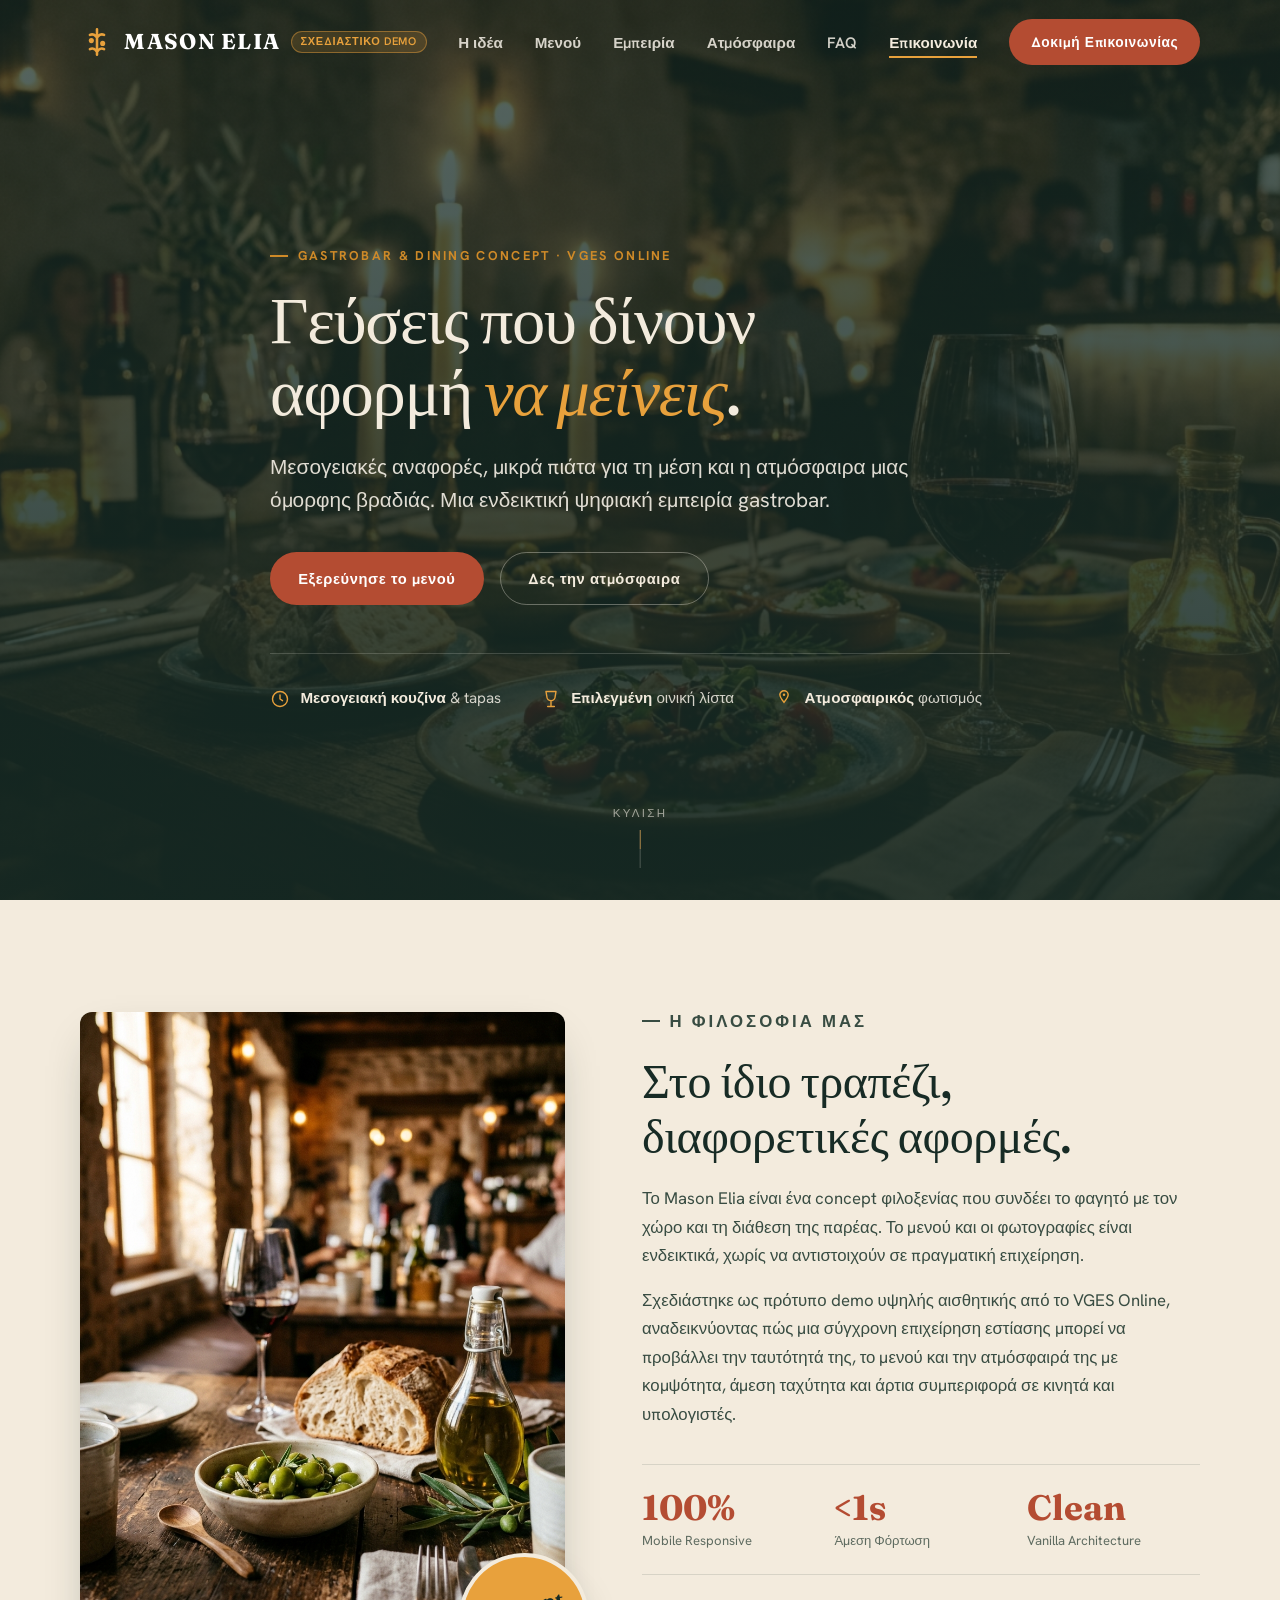
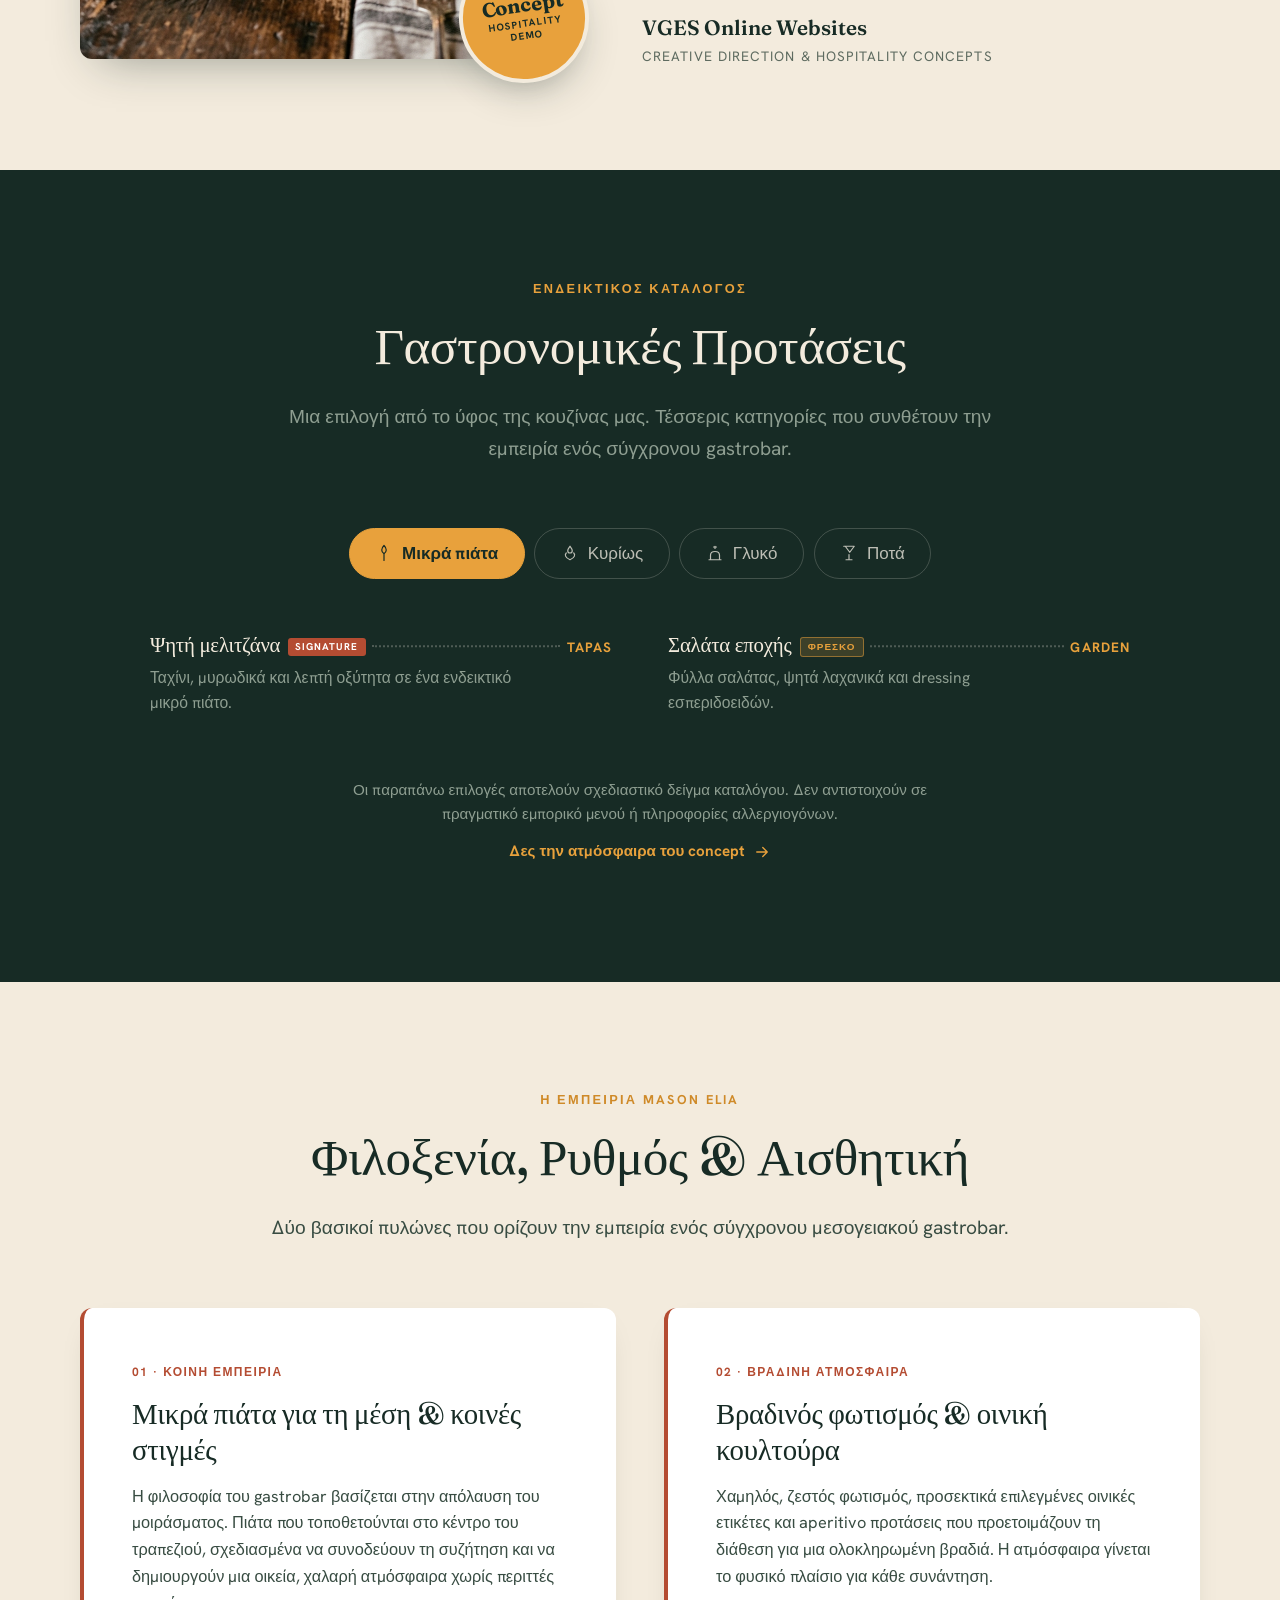
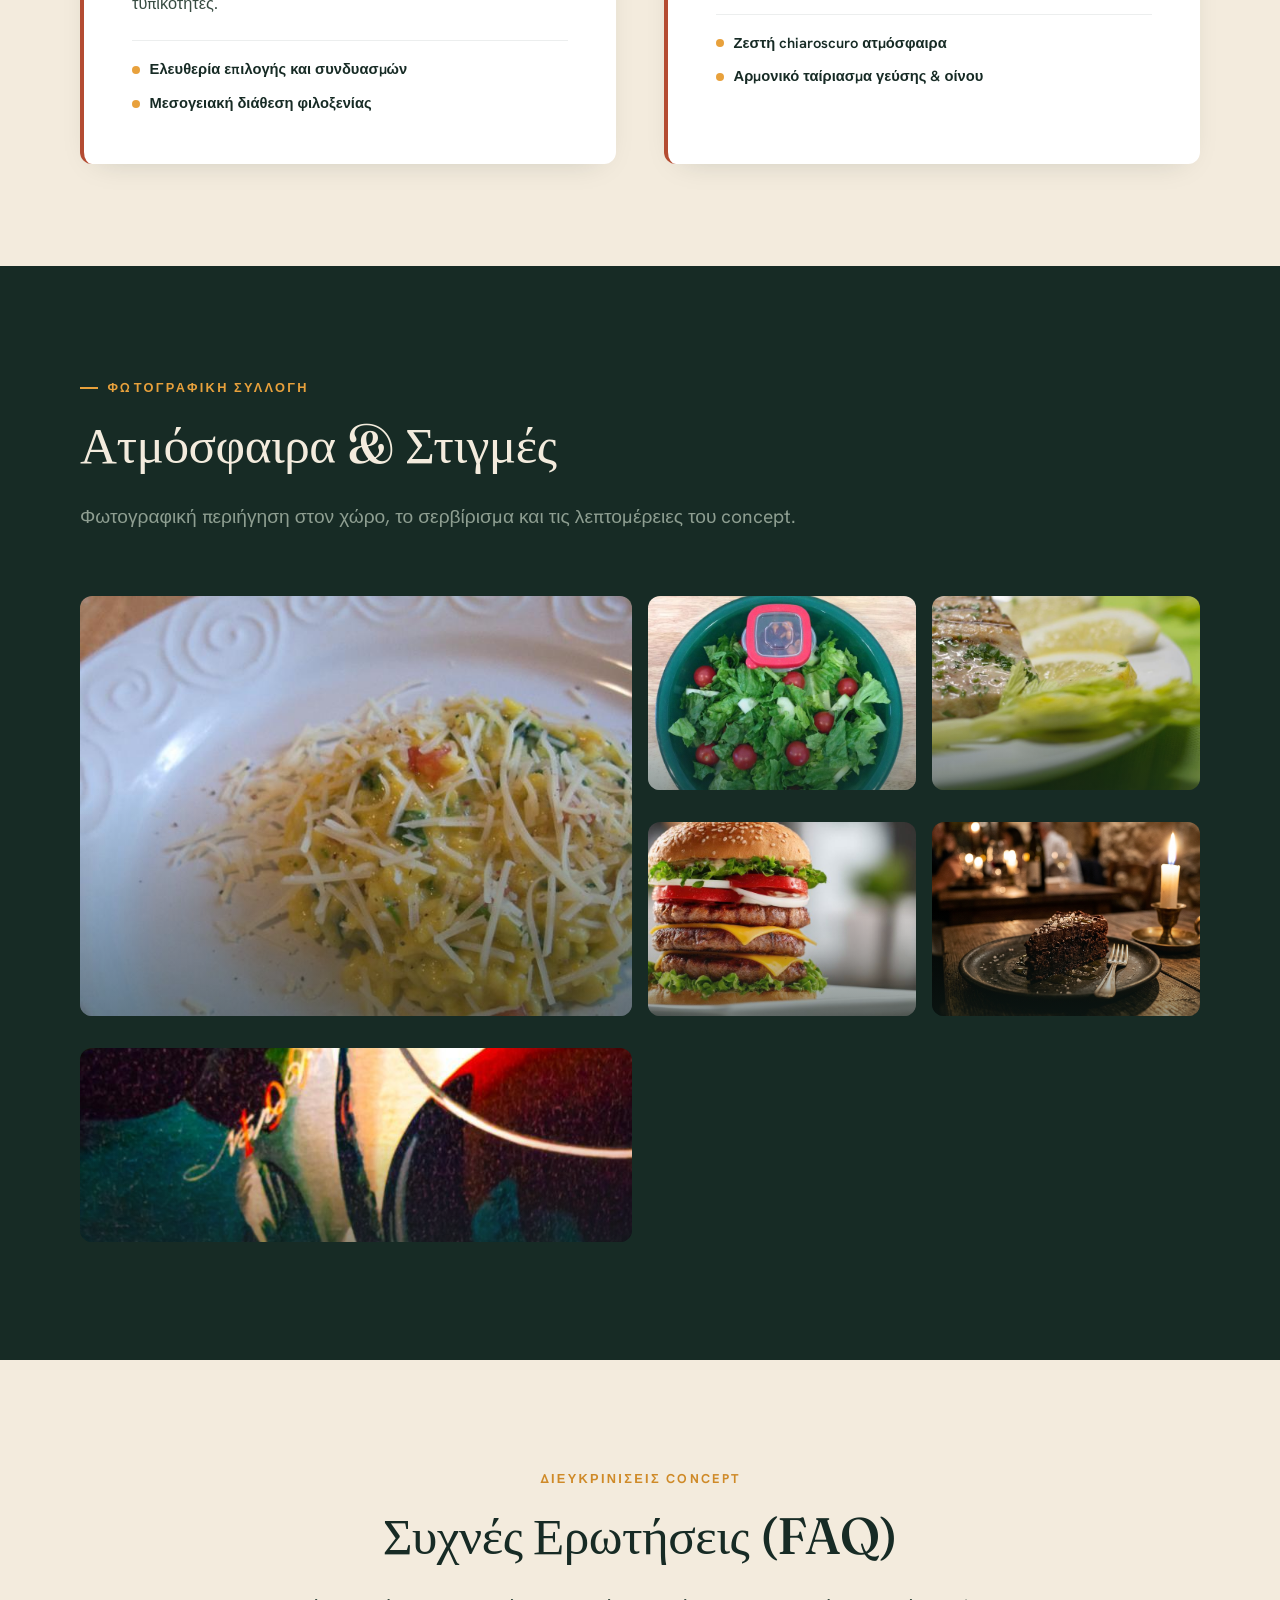
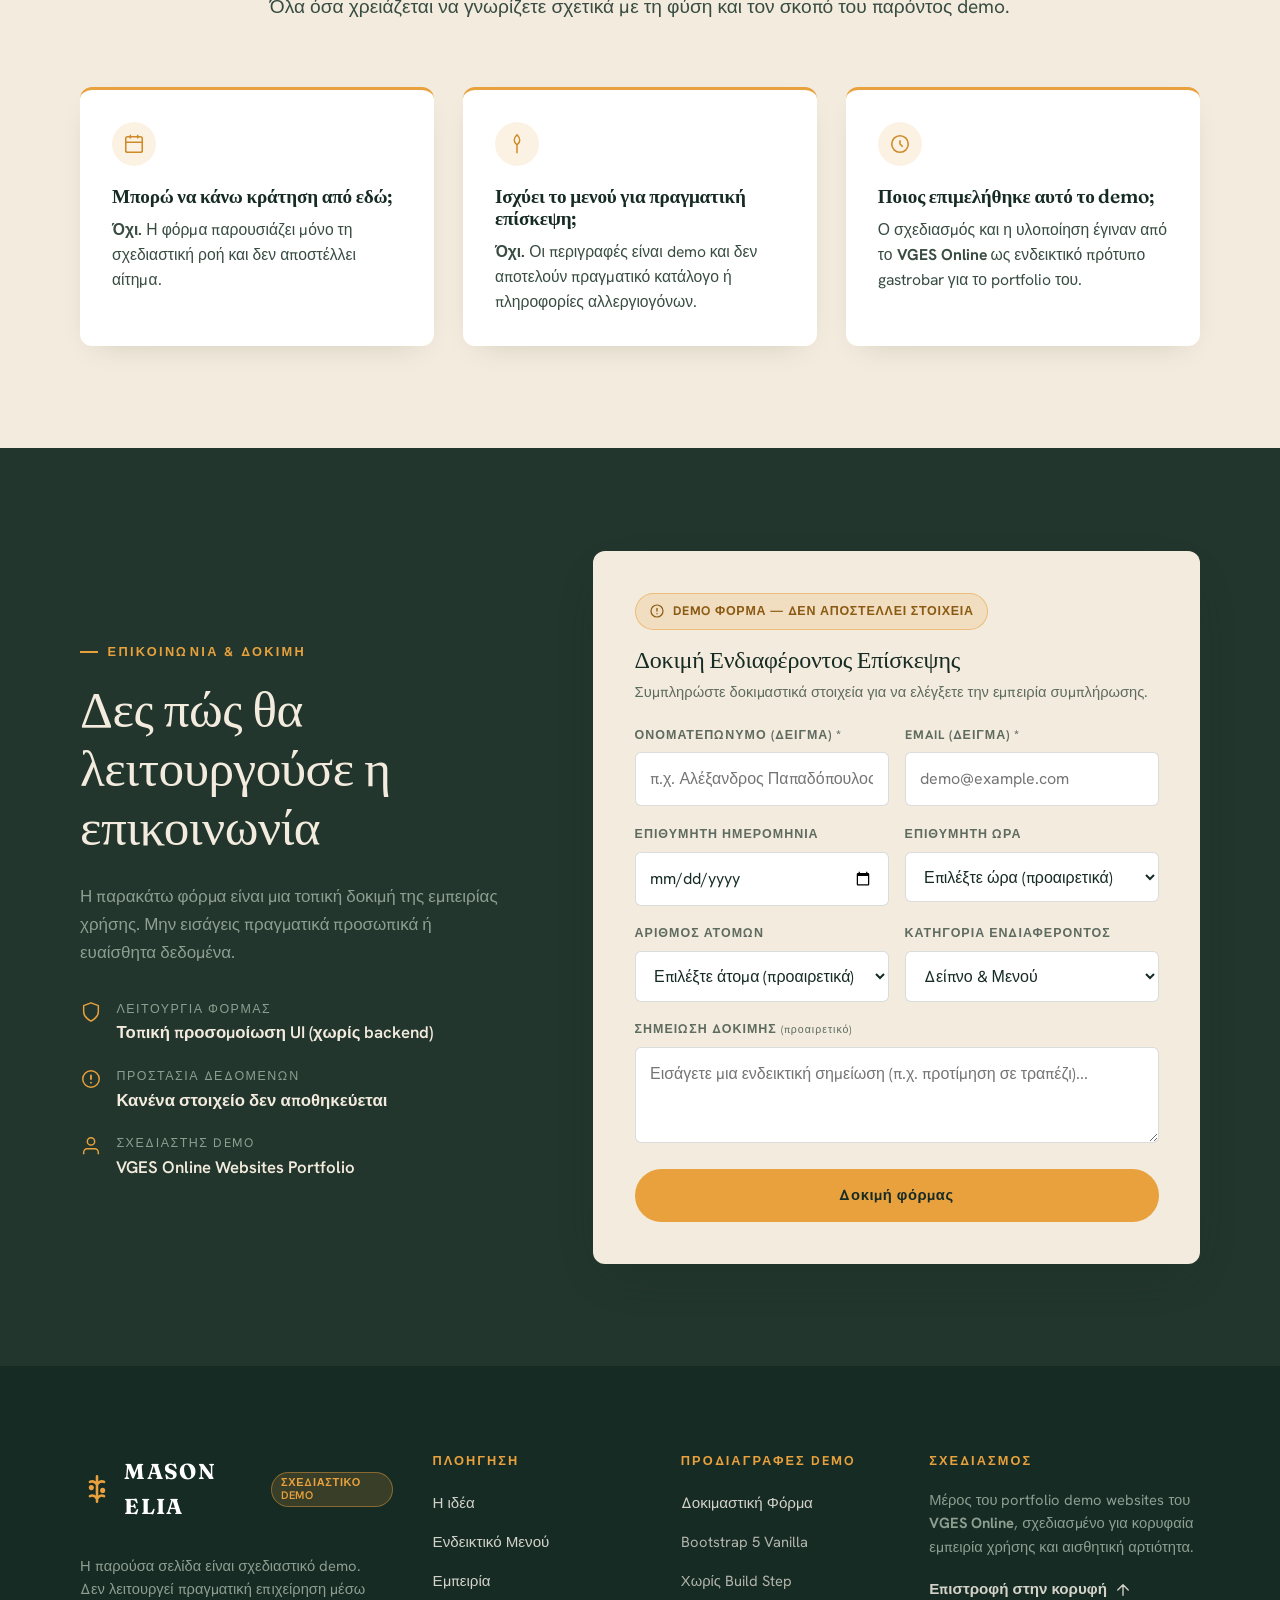
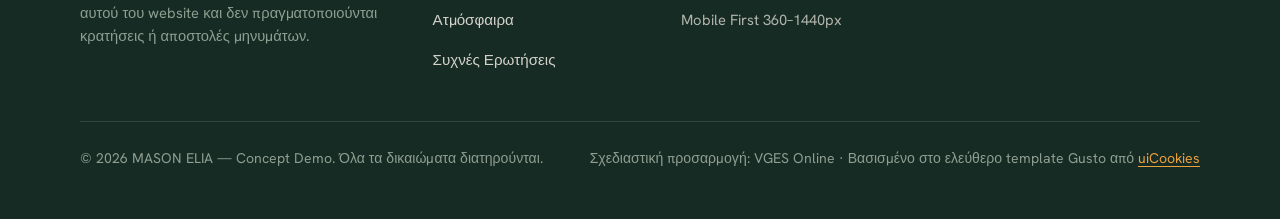
<file: 02-Mason-Elia/site/index.html>
<!DOCTYPE html>
<html lang="el">
<head>
  <meta charset="UTF-8">
  <meta name="viewport" content="width=device-width, initial-scale=1.0">
  <title>MASON ELIA — Σχεδιαστικό demo | VGES Online</title>
  <meta name="description" content="Μεσογειακές αναφορές, μικρά πιάτα για τη μέση και η ατμόσφαιρα μιας όμορφης βραδιάς. Μια ενδεικτική ψηφιακή εμπειρία gastrobar.">
  <meta name="robots" content="noindex, follow">

  <!-- Open Graph -->
  <meta property="og:title" content="MASON ELIA — Σχεδιαστικό demo | VGES Online">
  <meta property="og:description" content="Μεσογειακές αναφορές, μικρά πιάτα για τη μέση και η ατμόσφαιρα μιας όμορφης βραδιάς. Μια ενδεικτική ψηφιακή εμπειρία gastrobar.">
  <meta property="og:type" content="website">

  <!-- Twitter Card -->
  <meta name="twitter:card" content="summary_large_image">
  <meta name="twitter:title" content="MASON ELIA — Σχεδιαστικό demo | VGES Online">
  <meta name="twitter:description" content="Μεσογειακές αναφορές, μικρά πιάτα για τη μέση και η ατμόσφαιρα μιας όμορφης βραδιάς.">

  <!-- Favicon -->
  <link rel="icon" href="favicon.svg" type="image/svg+xml">

  <!-- Google Fonts Fallback & Local CSS -->
  <link rel="preconnect" href="https://fonts.googleapis.com">
  <link rel="preconnect" href="https://fonts.gstatic.com" crossorigin>
  <link href="https://fonts.googleapis.com/css2?family=Fraunces:ital,opsz,wght@0,9..144,400;0,9..144,600;1,9..144,400;1,9..144,600&family=Hanken+Grotesk:wght@400;500;600;700&display=swap" rel="stylesheet">

  <link rel="stylesheet" href="css/vendor/bootstrap.min.css">
  <link rel="stylesheet" href="css/style.css">
</head>
<body>
  <a class="skip-link" href="#main">Μετάβαση στο περιεχόμενο</a>

  <!-- ============================================ HEADER -->
  <header class="site-header" id="siteHeader">
    <div class="container-x header-inner">
      <a href="#top" class="brand" aria-label="MASON ELIA — Αρχική σελίδα">
        <svg class="brand-mark" viewBox="0 0 24 24" fill="none" aria-hidden="true">
          <path d="M12 3v18M7 7c2-1 4 0 5 2 1-2 3-3 5-2M7 17c2-1 4 0 5 2 1-2 3-3 5-2" stroke="currentColor" stroke-width="1.8" stroke-linecap="round"/>
          <circle cx="8" cy="11" r="1.8" fill="currentColor"/>
          <circle cx="16" cy="13" r="1.8" fill="currentColor"/>
        </svg>
        <span class="brand-text">MASON ELIA</span>
        <span class="demo-badge">Σχεδιαστικό demo</span>
      </a>

      <nav class="primary-nav" id="primaryNav" aria-label="Κύρια πλοήγηση">
        <ul>
          <li><a href="#about">Η ιδέα</a></li>
          <li><a href="#menu">Μενού</a></li>
          <li><a href="#signature">Εμπειρία</a></li>
          <li><a href="#gallery">Ατμόσφαιρα</a></li>
          <li><a href="#faq">FAQ</a></li>
          <li><a href="#contact">Επικοινωνία</a></li>
        </ul>
      </nav>

      <div class="header-cta">
        <a href="#contact" class="btn-x btn-primary-x">Δοκιμή Επικοινωνίας</a>
        <button class="nav-toggle" id="navToggle" aria-label="Άνοιγμα μενού" aria-expanded="false" aria-controls="primaryNav">
          <svg class="icon-open" viewBox="0 0 24 24" fill="none" aria-hidden="true"><path d="M3 6h18M3 12h18M3 18h18" stroke="currentColor" stroke-width="2" stroke-linecap="round"/></svg>
          <svg class="icon-close" viewBox="0 0 24 24" fill="none" aria-hidden="true"><path d="M6 6l12 12M18 6L6 18" stroke="currentColor" stroke-width="2" stroke-linecap="round"/></svg>
        </button>
      </div>
    </div>
  </header>
  <div class="nav-backdrop" id="navBackdrop" hidden></div>

  <main id="main">
    <span id="top"></span>

    <!-- ============================================ HERO -->
    <section class="hero" aria-label="Εισαγωγή Gastrobar">
      <div class="hero__bg">
        <img src="img/hero.jpg" alt="Ατμοσφαιρικό τραπέζι gastrobar στο Mason Elia με ποτήρια κρασιού, μεσογειακά tapas και ζεστό φωτισμό κεριών" fetchpriority="high">
      </div>
      <div class="container-x hero__inner">
        <p class="eyebrow hero__eyebrow reveal">Gastrobar &amp; Dining Concept · VGES Online</p>
        <h1 class="reveal" data-delay="1">Γεύσεις που δίνουν<br>αφορμή <em>να μείνεις</em>.</h1>
        <p class="hero__sub reveal" data-delay="2">Μεσογειακές αναφορές, μικρά πιάτα για τη μέση και η ατμόσφαιρα μιας όμορφης βραδιάς. Μια ενδεικτική ψηφιακή εμπειρία gastrobar.</p>
        <div class="hero__actions reveal" data-delay="2">
          <a href="#menu" class="btn-x btn-primary-x">Εξερεύνησε το μενού</a>
          <a href="#gallery" class="btn-x btn-outline-x on-dark">Δες την ατμόσφαιρα</a>
        </div>
        <div class="hero__facts reveal" data-delay="3">
          <span class="hero__fact">
            <svg viewBox="0 0 24 24" fill="none" aria-hidden="true"><circle cx="12" cy="12" r="9" stroke="currentColor" stroke-width="1.7"/><path d="M12 7v5l3 2" stroke="currentColor" stroke-width="1.7" stroke-linecap="round" stroke-linejoin="round"/></svg>
            <span><strong>Μεσογειακή κουζίνα</strong> &amp; tapas</span>
          </span>
          <span class="hero__fact">
            <svg viewBox="0 0 24 24" fill="none" aria-hidden="true"><path d="M8 21h8M12 15v6M6 3h12l-1 6a5 5 0 0 1-10 0L6 3z" stroke="currentColor" stroke-width="1.7" stroke-linecap="round" stroke-linejoin="round"/></svg>
            <span><strong>Επιλεγμένη</strong> οινική λίστα</span>
          </span>
          <span class="hero__fact">
            <svg viewBox="0 0 24 24" fill="none" aria-hidden="true"><path d="M12 2a5 5 0 0 1 5 5c0 3-5 9-5 9s-5-6-5-9a5 5 0 0 1 5-5z" stroke="currentColor" stroke-width="1.7"/><circle cx="12" cy="7" r="1.5" fill="currentColor"/></svg>
            <span><strong>Ατμοσφαιρικός</strong> φωτισμός</span>
          </span>
        </div>
      </div>
      <div class="scroll-cue" aria-hidden="true">
        <span>Κύλιση</span>
        <span class="cue-line"></span>
      </div>
    </section>

    <!-- ============================================ ABOUT -->
    <section class="section" id="about" aria-labelledby="about-title">
      <div class="container-x about-grid">
        <div class="about-media reveal">
          <img src="img/about.jpg" alt="Μεσογειακό τραπέζι στο Mason Elia με ζυμωτό ψωμί, ελιές, ελαιόλαδο και κρασί" loading="lazy">
          <div class="stamp" aria-hidden="true">
            <span class="stamp-num">Concept</span>
            <span class="stamp-label">Hospitality Demo</span>
          </div>
        </div>
        <div class="about-body reveal" data-delay="1">
          <p class="eyebrow">Η Φιλοσοφία Μας</p>
          <h2 id="about-title">Στο ίδιο τραπέζι, διαφορετικές αφορμές.</h2>
          <p>Το Mason Elia είναι ένα concept φιλοξενίας που συνδέει το φαγητό με τον χώρο και τη διάθεση της παρέας. Το μενού και οι φωτογραφίες είναι ενδεικτικά, χωρίς να αντιστοιχούν σε πραγματική επιχείρηση.</p>
          <p>Σχεδιάστηκε ως πρότυπο demo υψηλής αισθητικής από το VGES Online, αναδεικνύοντας πώς μια σύγχρονη επιχείρηση εστίασης μπορεί να προβάλλει την ταυτότητά της, το μενού και την ατμόσφαιρά της με κομψότητα, άμεση ταχύτητα και άρτια συμπεριφορά σε κινητά και υπολογιστές.</p>

          <div class="about-stats">
            <div>
              <div class="num">100%</div>
              <div class="lbl">Mobile Responsive</div>
            </div>
            <div>
              <div class="num">&lt;1s</div>
              <div class="lbl">Άμεση Φόρτωση</div>
            </div>
            <div>
              <div class="num">Clean</div>
              <div class="lbl">Vanilla Architecture</div>
            </div>
          </div>

          <div class="signature">
            <div>
              <div class="sig-name">VGES Online Websites</div>
              <div class="sig-role">Creative Direction &amp; Hospitality Concepts</div>
            </div>
          </div>
        </div>
      </div>
    </section>

    <!-- ============================================ MENU -->
    <section class="section section--dark on-dark" id="menu" aria-labelledby="menu-title">
      <div class="container-x">
        <div class="section-head is-centered reveal">
          <p class="eyebrow is-centered on-dark">Ενδεικτικός Κατάλογος</p>
          <h2 class="section-title" id="menu-title">Γαστρονομικές Προτάσεις</h2>
          <p class="section-lead">Μια επιλογή από το ύφος της κουζίνας μας. Τέσσερις κατηγορίες που συνθέτουν την εμπειρία ενός σύγχρονου gastrobar.</p>
        </div>

        <ul class="nav menu-tabs reveal" data-delay="1" id="menuTabs" role="tablist">
          <li role="presentation">
            <button class="nav-link active" id="tab-starters" data-bs-toggle="tab" data-bs-target="#pane-starters" type="button" role="tab" aria-controls="pane-starters" aria-selected="true">
              <svg viewBox="0 0 24 24" fill="none" aria-hidden="true"><path d="M12 2C8 6 8 10 12 13c4-3 4-7 0-11zM12 13v9" stroke="currentColor" stroke-width="1.6" stroke-linecap="round" stroke-linejoin="round"/></svg>
              Μικρά πιάτα
            </button>
          </li>
          <li role="presentation">
            <button class="nav-link" id="tab-mains" data-bs-toggle="tab" data-bs-target="#pane-mains" type="button" role="tab" aria-controls="pane-mains" aria-selected="false">
              <svg viewBox="0 0 24 24" fill="none" aria-hidden="true"><path d="M12 3c-1 2-3 3-3 6a3 3 0 0 0 6 0c0-3-2-4-3-6z" stroke="currentColor" stroke-width="1.6" stroke-linecap="round" stroke-linejoin="round"/><path d="M7 12c-2 2-2 6 5 9 7-3 7-7 5-9" stroke="currentColor" stroke-width="1.6" stroke-linecap="round" stroke-linejoin="round"/></svg>
              Κυρίως
            </button>
          </li>
          <li role="presentation">
            <button class="nav-link" id="tab-desserts" data-bs-toggle="tab" data-bs-target="#pane-desserts" type="button" role="tab" aria-controls="pane-desserts" aria-selected="false">
              <svg viewBox="0 0 24 24" fill="none" aria-hidden="true"><path d="M4 21h16M6 21v-6c0-3 2-5 6-5s6 2 6 5v6M12 6V3M10 4h4" stroke="currentColor" stroke-width="1.6" stroke-linecap="round" stroke-linejoin="round"/></svg>
              Γλυκό
            </button>
          </li>
          <li role="presentation">
            <button class="nav-link" id="tab-drinks" data-bs-toggle="tab" data-bs-target="#pane-drinks" type="button" role="tab" aria-controls="pane-drinks" aria-selected="false">
              <svg viewBox="0 0 24 24" fill="none" aria-hidden="true"><path d="M8 21h8M12 14v7M5 3h14l-6 8-6-8z" stroke="currentColor" stroke-width="1.6" stroke-linecap="round" stroke-linejoin="round"/></svg>
              Ποτά
            </button>
          </li>
        </ul>

        <div class="tab-content reveal" data-delay="1">
          <!-- Starters -->
          <div class="tab-pane fade show active" id="pane-starters" role="tabpanel" aria-labelledby="tab-starters">
            <div class="menu-grid">
              <div class="dish">
                <div class="dish-head">
                  <h3 class="dish-name">Ψητή μελιτζάνα <span class="dish-tag dish-tag--pick">Signature</span></h3>
                  <span class="dish-dots" aria-hidden="true"></span>
                  <span class="dish-label">Tapas</span>
                </div>
                <p class="dish-desc">Ταχίνι, μυρωδικά και λεπτή οξύτητα σε ένα ενδεικτικό μικρό πιάτο.</p>
              </div>
              <div class="dish">
                <div class="dish-head">
                  <h3 class="dish-name">Σαλάτα εποχής <span class="dish-tag dish-tag--veg">Φρέσκο</span></h3>
                  <span class="dish-dots" aria-hidden="true"></span>
                  <span class="dish-label">Garden</span>
                </div>
                <p class="dish-desc">Φύλλα σαλάτας, ψητά λαχανικά και dressing εσπεριδοειδών.</p>
              </div>
            </div>
          </div>

          <!-- Mains -->
          <div class="tab-pane fade" id="pane-mains" role="tabpanel" aria-labelledby="tab-mains">
            <div class="menu-grid">
              <div class="dish">
                <div class="dish-head">
                  <h3 class="dish-name">Ριζότο μανιταριών <span class="dish-tag dish-tag--pick">Chef's Choice</span></h3>
                  <span class="dish-dots" aria-hidden="true"></span>
                  <span class="dish-label">Κυρίως</span>
                </div>
                <p class="dish-desc">Κρεμώδης υφή και γήινες γεύσεις στο ενδεικτικό κυρίως μενού.</p>
              </div>
              <div class="dish">
                <div class="dish-head">
                  <h3 class="dish-name">Ψάρι ημέρας <span class="dish-tag dish-tag--pick">Θάλασσα</span></h3>
                  <span class="dish-dots" aria-hidden="true"></span>
                  <span class="dish-label">Κυρίως</span>
                </div>
                <p class="dish-desc">Μια σχεδιαστική πρόταση παρουσίασης πιάτου με λαχανικά εποχής.</p>
              </div>
            </div>
          </div>

          <!-- Desserts -->
          <div class="tab-pane fade" id="pane-desserts" role="tabpanel" aria-labelledby="tab-desserts">
            <div class="menu-grid">
              <div class="dish">
                <div class="dish-head">
                  <h3 class="dish-name">Σοκολάτα &amp; ελαιόλαδο <span class="dish-tag dish-tag--pick">Επιδόρπιο</span></h3>
                  <span class="dish-dots" aria-hidden="true"></span>
                  <span class="dish-label">Dolce</span>
                </div>
                <p class="dish-desc">Ενδεικτικός συνδυασμός για το γλυκό κλείσιμο της βραδιάς.</p>
              </div>
            </div>
          </div>

          <!-- Drinks -->
          <div class="tab-pane fade" id="pane-drinks" role="tabpanel" aria-labelledby="tab-drinks">
            <div class="menu-grid">
              <div class="dish">
                <div class="dish-head">
                  <h3 class="dish-name">Citrus Spritz 0% <span class="dish-tag dish-tag--veg">No ABV</span></h3>
                  <span class="dish-dots" aria-hidden="true"></span>
                  <span class="dish-label">Aperitivo</span>
                </div>
                <p class="dish-desc">Εσπεριδοειδή και δροσερές φυσαλίδες σε μια ενδεικτική πρόταση χωρίς αλκοόλ.</p>
              </div>
            </div>
          </div>
        </div>

        <p class="menu-note reveal">
          Οι παραπάνω επιλογές αποτελούν σχεδιαστικό δείγμα καταλόγου. Δεν αντιστοιχούν σε πραγματικό εμπορικό μενού ή πληροφορίες αλλεργιογόνων.
          <a href="#gallery" class="link-arrow">Δες την ατμόσφαιρα του concept
            <svg viewBox="0 0 24 24" fill="none" aria-hidden="true"><path d="M5 12h14M13 6l6 6-6 6" stroke="currentColor" stroke-width="1.8" stroke-linecap="round" stroke-linejoin="round"/></svg>
          </a>
        </p>
      </div>
    </section>

    <!-- ============================================ SIGNATURE FEATURES -->
    <section class="section" id="signature" aria-labelledby="signature-title">
      <div class="container-x">
        <div class="section-head is-centered reveal">
          <p class="eyebrow is-centered">Η Εμπειρία Mason Elia</p>
          <h2 class="section-title" id="signature-title">Φιλοξενία, Ρυθμός &amp; Αισθητική</h2>
          <p class="section-lead">Δύο βασικοί πυλώνες που ορίζουν την εμπειρία ενός σύγχρονου μεσογειακού gastrobar.</p>
        </div>

        <div class="signature-grid">
          <article class="signature-card reveal">
            <div class="sig-card-inner">
              <div class="sig-badge">01 · Κοινή Εμπειρία</div>
              <h3 class="sig-title">Μικρά πιάτα για τη μέση &amp; κοινές στιγμές</h3>
              <p class="sig-text">Η φιλοσοφία του gastrobar βασίζεται στην απόλαυση του μοιράσματος. Πιάτα που τοποθετούνται στο κέντρο του τραπεζιού, σχεδιασμένα να συνοδεύουν τη συζήτηση και να δημιουργούν μια οικεία, χαλαρή ατμόσφαιρα χωρίς περιττές τυπικότητες.</p>
              <ul class="sig-points">
                <li><span class="dot" aria-hidden="true"></span> Ελευθερία επιλογής και συνδυασμών</li>
                <li><span class="dot" aria-hidden="true"></span> Μεσογειακή διάθεση φιλοξενίας</li>
              </ul>
            </div>
          </article>

          <article class="signature-card reveal" data-delay="1">
            <div class="sig-card-inner">
              <div class="sig-badge">02 · Βραδινή Ατμόσφαιρα</div>
              <h3 class="sig-title">Βραδινός φωτισμός &amp; οινική κουλτούρα</h3>
              <p class="sig-text">Χαμηλός, ζεστός φωτισμός, προσεκτικά επιλεγμένες οινικές ετικέτες και aperitivo προτάσεις που προετοιμάζουν τη διάθεση για μια ολοκληρωμένη βραδιά. Η ατμόσφαιρα γίνεται το φυσικό πλαίσιο για κάθε συνάντηση.</p>
              <ul class="sig-points">
                <li><span class="dot" aria-hidden="true"></span> Ζεστή chiaroscuro ατμόσφαιρα</li>
                <li><span class="dot" aria-hidden="true"></span> Αρμονικό ταίριασμα γεύσης &amp; οίνου</li>
              </ul>
            </div>
          </article>
        </div>
      </div>
    </section>

    <!-- ============================================ GALLERY -->
    <section class="section section--dark on-dark" id="gallery" aria-labelledby="gallery-title">
      <div class="container-x">
        <div class="section-head reveal">
          <p class="eyebrow on-dark">Φωτογραφική Συλλογή</p>
          <h2 class="section-title" id="gallery-title">Ατμόσφαιρα &amp; Στιγμές</h2>
          <p class="section-lead">Φωτογραφική περιήγηση στον χώρο, το σερβίρισμα και τις λεπτομέρειες του concept.</p>
        </div>

        <div class="gallery-grid reveal" data-delay="1">
          <figure class="gallery-item" data-full="img/g1.jpg" tabindex="0" role="button" aria-label="Προβολή εικόνας: Ριζότο μανιταριών με παρμεζάνα">
            <img src="img/g1.jpg" alt="Κρεμώδες ριζότο μανιταριών πασπαλισμένο με φρέσκια παρμεζάνα" loading="lazy">
            <figcaption class="gallery-cap"><span class="cap-kicker">Κυρίως</span><span class="cap-title">Ριζότο μανιταριών</span></figcaption>
          </figure>
          <figure class="gallery-item" data-full="img/g2.jpg" tabindex="0" role="button" aria-label="Προβολή εικόνας: Σαλάτα εποχής">
            <img src="img/g2.jpg" alt="Δροσερή σαλάτα εποχής με ντοματίνια και φρέσκα λαχανικά" loading="lazy">
            <figcaption class="gallery-cap"><span class="cap-kicker">Μικρά πιάτα</span><span class="cap-title">Σαλάτα εποχής</span></figcaption>
          </figure>
          <figure class="gallery-item" data-full="img/g3.jpg" tabindex="0" role="button" aria-label="Προβολή εικόνας: Ψάρι ημέρας με λεμόνι">
            <img src="img/g3.jpg" alt="Ψητό φιλέτο ψαριού με λεμόνι και μυρωδικά" loading="lazy">
            <figcaption class="gallery-cap"><span class="cap-kicker">Από τη θάλασσα</span><span class="cap-title">Ψάρι ημέρας</span></figcaption>
          </figure>
          <figure class="gallery-item" data-full="img/g4.jpg" tabindex="0" role="button" aria-label="Προβολή εικόνας: Gourmet επιλογή">
            <img src="img/g4.jpg" alt="Gourmet πιάτο με εκλεκτά υλικά σε ξύλινο δίσκο" loading="lazy">
            <figcaption class="gallery-cap"><span class="cap-kicker">Gastrobar</span><span class="cap-title">Gourmet πρόταση</span></figcaption>
          </figure>
          <figure class="gallery-item" data-full="img/g5.jpg" tabindex="0" role="button" aria-label="Προβολή εικόνας: Σοκολάτα &amp; ελαιόλαδο">
            <img src="img/g5.jpg" alt="Κέικ μαύρης σοκολάτας με έξτρα παρθένο ελαιόλαδο και νιφάδες θαλασσινού αλατιού" loading="lazy">
            <figcaption class="gallery-cap"><span class="cap-kicker">Γλυκό</span><span class="cap-title">Σοκολάτα &amp; ελαιόλαδο</span></figcaption>
          </figure>
          <figure class="gallery-item" data-full="img/g6.jpg" tabindex="0" role="button" aria-label="Προβολή εικόνας: Οινική λίστα &amp; βραδινός φωτισμός">
            <img src="img/g6.jpg" alt="Ποτήρι κόκκινου κρασιού και φιάλη σε ζεστό ατμοσφαιρικό φωτισμό" loading="lazy">
            <figcaption class="gallery-cap"><span class="cap-kicker">Cellar</span><span class="cap-title">Οινική επιλογή</span></figcaption>
          </figure>
        </div>
      </div>
    </section>

    <!-- ============================================ FAQ -->
    <section class="section" id="faq" aria-labelledby="faq-title">
      <div class="container-x">
        <div class="section-head is-centered reveal">
          <p class="eyebrow is-centered">Διευκρινίσεις Concept</p>
          <h2 class="section-title" id="faq-title">Συχνές Ερωτήσεις (FAQ)</h2>
          <p class="section-lead">Όλα όσα χρειάζεται να γνωρίζετε σχετικά με τη φύση και τον σκοπό του παρόντος demo.</p>
        </div>

        <div class="faq-grid reveal" data-delay="1">
          <article class="faq-card">
            <div class="faq-icon" aria-hidden="true">
              <svg viewBox="0 0 24 24" fill="none"><rect x="3" y="4" width="18" height="17" rx="2" stroke="currentColor" stroke-width="1.7"/><path d="M8 2v4M16 2v4M3 10h18" stroke="currentColor" stroke-width="1.7"/></svg>
            </div>
            <h3 class="faq-q">Μπορώ να κάνω κράτηση από εδώ;</h3>
            <p class="faq-a"><strong>Όχι.</strong> Η φόρμα παρουσιάζει μόνο τη σχεδιαστική ροή και δεν αποστέλλει αίτημα.</p>
          </article>

          <article class="faq-card">
            <div class="faq-icon" aria-hidden="true">
              <svg viewBox="0 0 24 24" fill="none"><path d="M12 2C8 6 8 10 12 13c4-3 4-7 0-11zM12 13v9" stroke="currentColor" stroke-width="1.6"/></svg>
            </div>
            <h3 class="faq-q">Ισχύει το μενού για πραγματική επίσκεψη;</h3>
            <p class="faq-a"><strong>Όχι.</strong> Οι περιγραφές είναι demo και δεν αποτελούν πραγματικό κατάλογο ή πληροφορίες αλλεργιογόνων.</p>
          </article>

          <article class="faq-card">
            <div class="faq-icon" aria-hidden="true">
              <svg viewBox="0 0 24 24" fill="none"><circle cx="12" cy="12" r="9" stroke="currentColor" stroke-width="1.7"/><path d="M12 8v4l3 3" stroke="currentColor" stroke-width="1.7"/></svg>
            </div>
            <h3 class="faq-q">Ποιος επιμελήθηκε αυτό το demo;</h3>
            <p class="faq-a">Ο σχεδιασμός και η υλοποίηση έγιναν από το <strong>VGES Online</strong> ως ενδεικτικό πρότυπο gastrobar για το portfolio του.</p>
          </article>
        </div>
      </div>
    </section>

    <!-- ============================================ CONTACT / DEMO FORM -->
    <section class="section section--pine on-dark" id="contact" aria-labelledby="contact-title">
      <div class="container-x reserve-grid">
        <div class="reserve-aside reveal">
          <p class="eyebrow on-dark">Επικοινωνία &amp; Δοκιμή</p>
          <h2 id="contact-title">Δες πώς θα λειτουργούσε η επικοινωνία</h2>
          <p>Η παρακάτω φόρμα είναι μια τοπική δοκιμή της εμπειρίας χρήσης. Μην εισάγεις πραγματικά προσωπικά ή ευαίσθητα δεδομένα.</p>

          <div class="reserve-contacts">
            <div class="reserve-contact">
              <svg viewBox="0 0 24 24" fill="none" aria-hidden="true"><path d="M12 22s8-4 8-10V5l-8-3-8 3v7c0 6 8 10 8 10z" stroke="currentColor" stroke-width="1.6" stroke-linejoin="round"/></svg>
              <div>
                <div class="rc-label">Λειτουργία Φόρμας</div>
                <div class="rc-value">Τοπική προσομοίωση UI (χωρίς backend)</div>
              </div>
            </div>
            <div class="reserve-contact">
              <svg viewBox="0 0 24 24" fill="none" aria-hidden="true"><circle cx="12" cy="12" r="9" stroke="currentColor" stroke-width="1.6"/><path d="M12 8v4M12 16h.01" stroke="currentColor" stroke-width="2" stroke-linecap="round"/></svg>
              <div>
                <div class="rc-label">Προστασία Δεδομένων</div>
                <div class="rc-value">Κανένα στοιχείο δεν αποθηκεύεται</div>
              </div>
            </div>
            <div class="reserve-contact">
              <svg viewBox="0 0 24 24" fill="none" aria-hidden="true"><path d="M20 21v-2a4 4 0 0 0-4-4H8a4 4 0 0 0-4 4v2M12 11a4 4 0 1 0 0-8 4 4 0 0 0 0 8z" stroke="currentColor" stroke-width="1.6" stroke-linejoin="round"/></svg>
              <div>
                <div class="rc-label">Σχεδιαστής Demo</div>
                <div class="rc-value">VGES Online Websites Portfolio</div>
              </div>
            </div>
          </div>
        </div>

        <div class="reserve-card reveal" data-delay="1">
          <div class="demo-form-badge" aria-hidden="true">
            <svg viewBox="0 0 24 24" fill="none"><circle cx="12" cy="12" r="9" stroke="currentColor" stroke-width="1.8"/><path d="M12 8v4M12 16h.01" stroke="currentColor" stroke-width="2" stroke-linecap="round"/></svg>
            Demo φόρμα — δεν αποστέλλει στοιχεία
          </div>
          <h3>Δοκιμή Ενδιαφέροντος Επίσκεψης</h3>
          <p class="reserve-card-sub">Συμπληρώστε δοκιμαστικά στοιχεία για να ελέγξετε την εμπειρία συμπλήρωσης.</p>

          <div class="form-status" id="formStatus" role="status" aria-live="polite">
            <svg viewBox="0 0 24 24" fill="none" aria-hidden="true"><circle cx="12" cy="12" r="9" stroke="currentColor" stroke-width="1.7"/><path d="M8 12l3 3 5-6" stroke="currentColor" stroke-width="1.7" stroke-linecap="round" stroke-linejoin="round"/></svg>
            <span>Η δοκιμή ολοκληρώθηκε τοπικά. Δεν στάλθηκε μήνυμα και δεν έγινε κράτηση.</span>
          </div>

          <form id="reserveForm" novalidate>
            <div class="form-row">
              <div class="field">
                <label for="rf-name">Ονοματεπώνυμο (δείγμα) *</label>
                <input type="text" id="rf-name" name="name" autocomplete="name" placeholder="π.χ. Αλέξανδρος Παπαδόπουλος" required>
                <span class="err">Παρακαλούμε εισάγετε ένα όνομα δείγματος.</span>
              </div>
              <div class="field">
                <label for="rf-email">Email (δείγμα) *</label>
                <input type="email" id="rf-email" name="email" autocomplete="email" placeholder="demo@example.com" required>
                <span class="err">Εισάγετε ένα έγκυρο email δείγματος.</span>
              </div>
            </div>

            <div class="form-row">
              <div class="field">
                <label for="rf-date">Επιθυμητή ημερομηνία</label>
                <input type="date" id="rf-date" name="date">
                <span class="err">Επιλέξτε μελλοντική ημερομηνία.</span>
              </div>
              <div class="field">
                <label for="rf-time">Επιθυμητή ώρα</label>
                <select id="rf-time" name="time">
                  <option value="">Επιλέξτε ώρα (προαιρετικά)</option>
                  <option>19:00</option>
                  <option>20:00</option>
                  <option>21:00</option>
                  <option>22:00</option>
                </select>
              </div>
            </div>

            <div class="form-row">
              <div class="field">
                <label for="rf-party">Αριθμός ατόμων</label>
                <select id="rf-party" name="party">
                  <option value="">Επιλέξτε άτομα (προαιρετικά)</option>
                  <option>1 άτομο</option>
                  <option>2 άτομα</option>
                  <option>3 άτομα</option>
                  <option>4 άτομα</option>
                  <option>5+ άτομα</option>
                </select>
              </div>
              <div class="field">
                <label for="rf-notes-cat">Κατηγορία ενδιαφέροντος</label>
                <select id="rf-notes-cat" name="category">
                  <option value="dinner">Δείπνο &amp; Μενού</option>
                  <option value="wine">Οινική Δοκιμή &amp; Aperitivo</option>
                  <option value="general">Γενική Πληροφορία</option>
                </select>
              </div>
            </div>

            <div class="field">
              <label for="rf-notes">Σημείωση δοκιμής <span class="field-opt">(προαιρετικό)</span></label>
              <textarea id="rf-notes" name="notes" placeholder="Εισάγετε μια ενδεικτική σημείωση (π.χ. προτίμηση σε τραπέζι)..."></textarea>
            </div>

            <button type="submit" class="btn-x btn-gold" style="width:100%;justify-content:center">Δοκιμή φόρμας</button>
          </form>
        </div>
      </div>
    </section>
  </main>

  <!-- ============================================ FOOTER -->
  <footer class="site-footer">
    <div class="container-x">
      <div class="footer-top">
        <div class="footer-brand">
          <a href="#top" class="brand" aria-label="MASON ELIA — Κορυφή">
            <svg class="brand-mark" viewBox="0 0 24 24" fill="none" aria-hidden="true">
              <path d="M12 3v18M7 7c2-1 4 0 5 2 1-2 3-3 5-2M7 17c2-1 4 0 5 2 1-2 3-3 5-2" stroke="currentColor" stroke-width="1.8" stroke-linecap="round"/>
              <circle cx="8" cy="11" r="1.8" fill="currentColor"/>
              <circle cx="16" cy="13" r="1.8" fill="currentColor"/>
            </svg>
            <span class="brand-text">MASON ELIA</span>
            <span class="demo-badge">Σχεδιαστικό demo</span>
          </a>
          <p class="footer-disclaimer">Η παρούσα σελίδα είναι σχεδιαστικό demo. Δεν λειτουργεί πραγματική επιχείρηση μέσω αυτού του website και δεν πραγματοποιούνται κρατήσεις ή αποστολές μηνυμάτων.</p>
        </div>

        <div class="footer-col">
          <h4>Πλοήγηση</h4>
          <ul>
            <li><a href="#about">Η ιδέα</a></li>
            <li><a href="#menu">Ενδεικτικό Μενού</a></li>
            <li><a href="#signature">Εμπειρία</a></li>
            <li><a href="#gallery">Ατμόσφαιρα</a></li>
            <li><a href="#faq">Συχνές Ερωτήσεις</a></li>
          </ul>
        </div>

        <div class="footer-col">
          <h4>Προδιαγραφές Demo</h4>
          <ul>
            <li><a href="#contact">Δοκιμαστική Φόρμα</a></li>
            <li><span class="footer-meta-item">Bootstrap 5 Vanilla</span></li>
            <li><span class="footer-meta-item">Χωρίς Build Step</span></li>
            <li><span class="footer-meta-item">Mobile First 360–1440px</span></li>
          </ul>
        </div>

        <div class="footer-col footer-col--author">
          <h4>Σχεδιασμός</h4>
          <p class="footer-author-text">Μέρος του portfolio demo websites του <strong>VGES Online</strong>, σχεδιασμένο για κορυφαία εμπειρία χρήσης και αισθητική αρτιότητα.</p>
          <a href="#top" class="link-arrow">Επιστροφή στην κορυφή
            <svg viewBox="0 0 24 24" fill="none" aria-hidden="true"><path d="M12 19V5M5 12l7-7 7 7" stroke="currentColor" stroke-width="1.8" stroke-linecap="round" stroke-linejoin="round"/></svg>
          </a>
        </div>
      </div>

      <div class="footer-bottom">
        <p>© 2026 MASON ELIA — Concept Demo. Όλα τα δικαιώματα διατηρούνται.</p>
        <p>Σχεδιαστική προσαρμογή: VGES Online · Βασισμένο στο ελεύθερο template Gusto από <a href="https://uicookies.com" target="_blank" rel="noopener">uiCookies</a></p>
      </div>
    </div>
  </footer>

  <!-- Lightbox viewer -->
  <div class="lightbox" id="lightbox" aria-hidden="true">
    <button class="lightbox-close" id="lightboxClose" aria-label="Κλείσιμο προβολής εικόνας">
      <svg viewBox="0 0 24 24" fill="none" aria-hidden="true"><path d="M6 6l12 12M18 6L6 18" stroke="currentColor" stroke-width="2" stroke-linecap="round"/></svg>
    </button>
    <img alt="" id="lightboxImg">
  </div>

  <button class="to-top" id="toTop" aria-label="Επιστροφή στην κορυφή">
    <svg viewBox="0 0 24 24" fill="none" aria-hidden="true"><path d="M12 19V5M6 11l6-6 6 6" stroke="currentColor" stroke-width="1.9" stroke-linecap="round" stroke-linejoin="round"/></svg>
  </button>

  <script src="js/vendor/bootstrap.bundle.min.js"></script>
  <script src="js/main.js"></script>
</body>
</html>
</file>
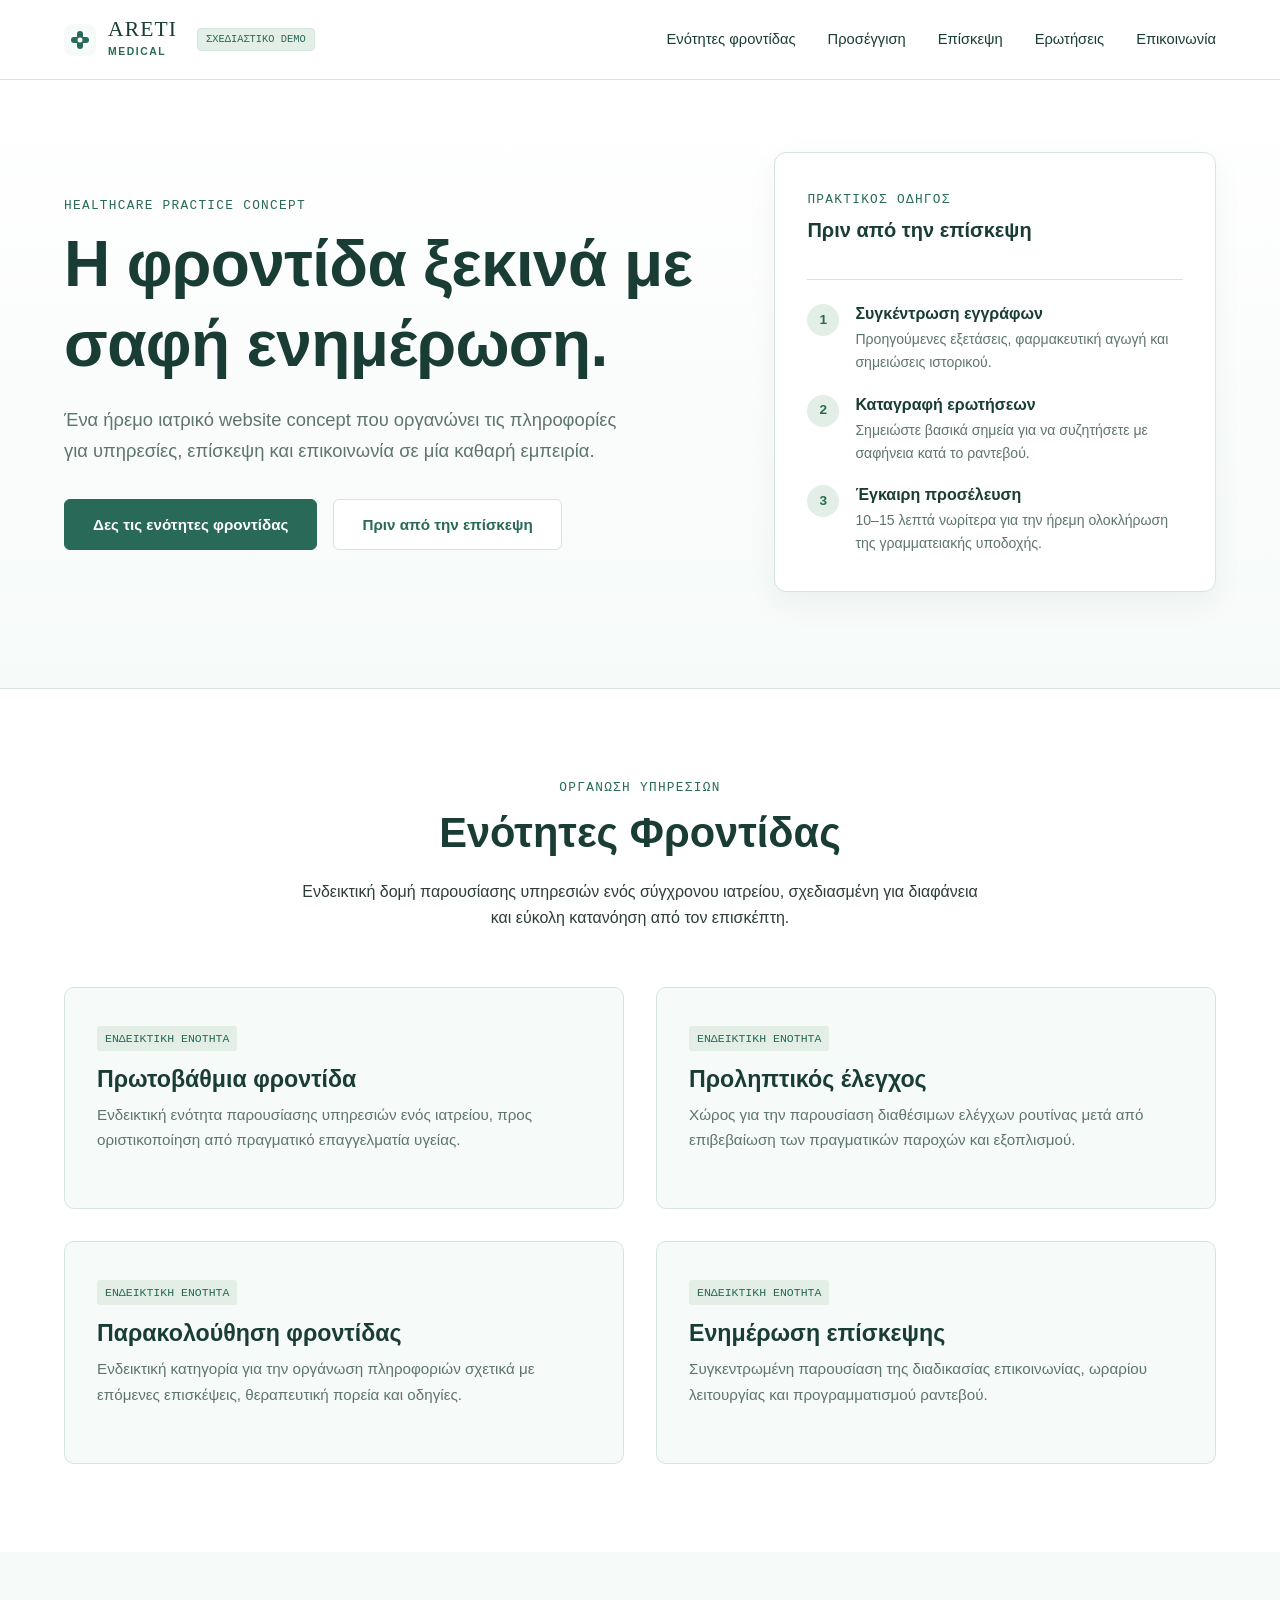
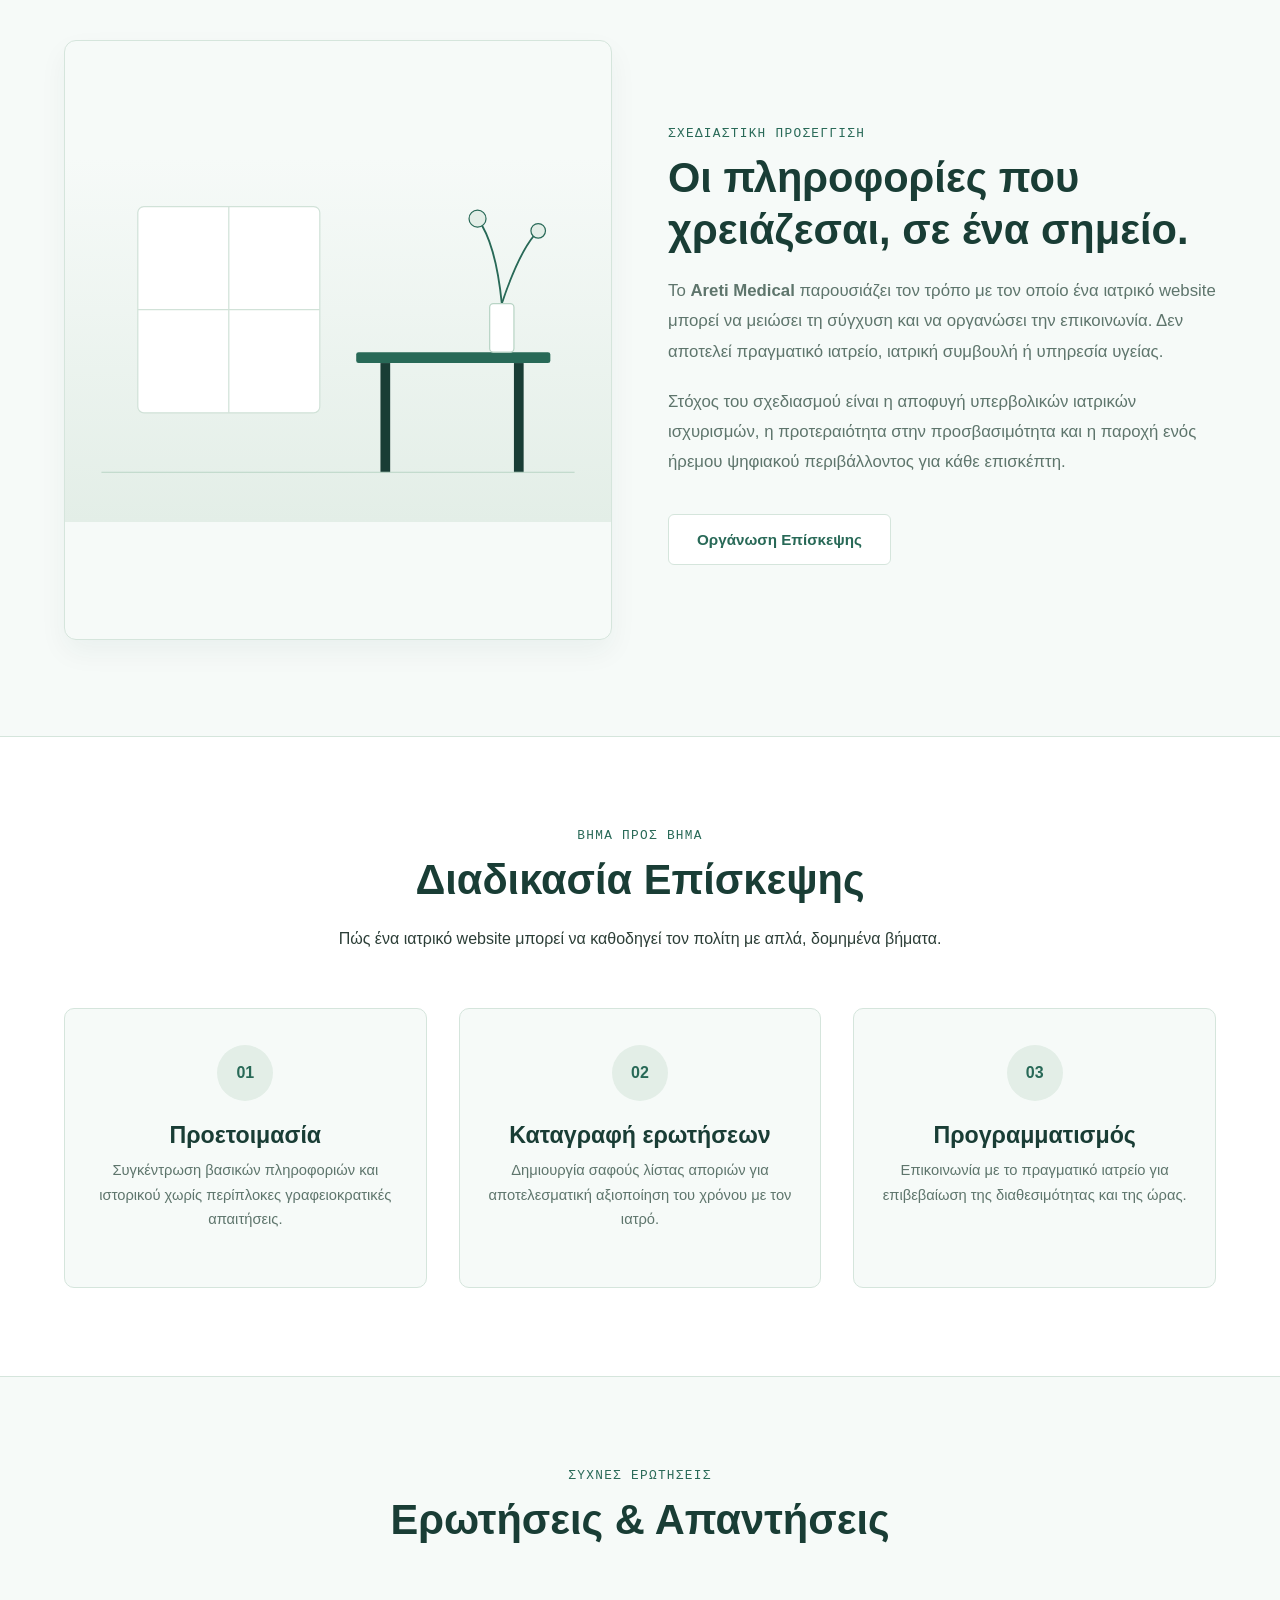
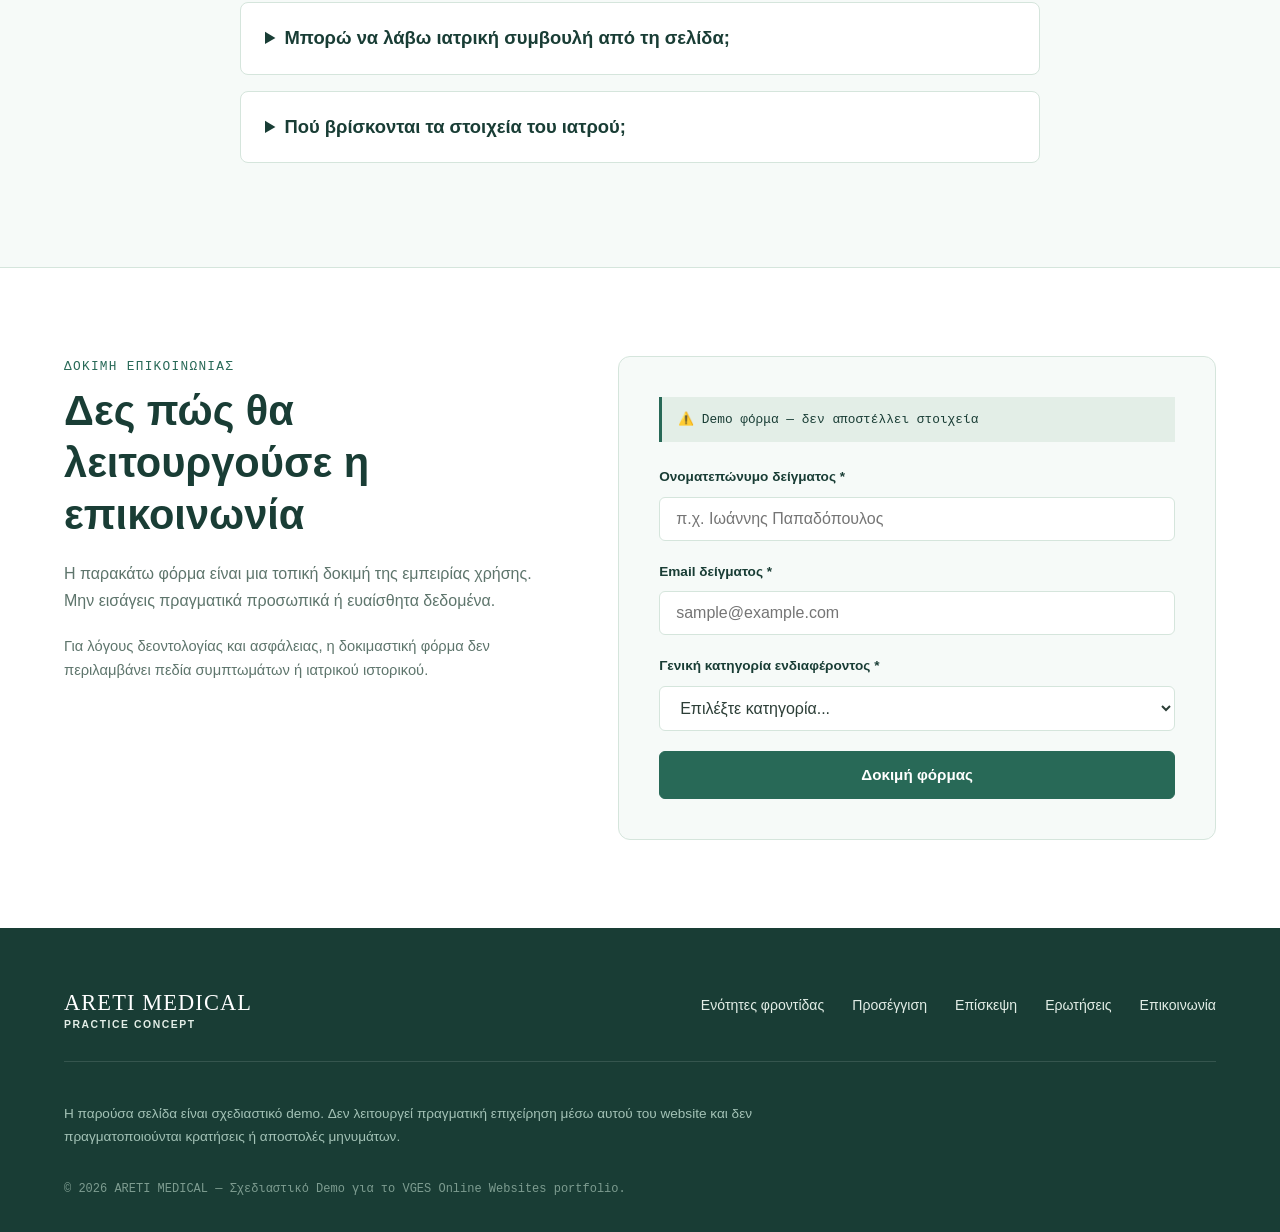
<file: 05-Areti-Medical/site/index.html>
<!DOCTYPE html>
<html lang="el">
<head>
  <meta charset="UTF-8">
  <meta name="viewport" content="width=device-width, initial-scale=1.0">
  <meta name="robots" content="noindex, follow">
  <title>ARETI MEDICAL — Σχεδιαστικό demo | VGES Online</title>
  <meta name="description" content="Ένα ήρεμο ιατρικό website concept που οργανώνει τις πληροφορίες για υπηρεσίες, επίσκεψη και επικοινωνία σε μία καθαρή εμπειρία.">

  <!-- Open Graph -->
  <meta property="og:title" content="ARETI MEDICAL — Σχεδιαστικό demo | VGES Online">
  <meta property="og:description" content="Ένα ήρεμο ιατρικό website concept που οργανώνει τις πληροφορίες για υπηρεσίες, επίσκεψη και επικοινωνία σε μία καθαρή εμπειρία.">
  <meta property="og:type" content="website">
  <meta property="og:image" content="images/og-preview.svg">
  <meta name="twitter:card" content="summary_large_image">

  <!-- Favicon -->
  <link rel="icon" type="image/svg+xml" href="favicon.svg">

  <!-- Stylesheet -->
  <link rel="stylesheet" href="css/style.css">
</head>
<body>
  <!-- Accessible Skip Link -->
  <a href="#mainContent" class="skip-link">Μετάβαση στο κύριο περιεχόμενο</a>

  <!-- Header -->
  <header class="site-header">
    <div class="container header-container">
      <a href="#top" class="brand-wrapper" aria-label="ARETI MEDICAL Αρχική">
        <img src="favicon.svg" alt="" class="brand-logo" width="32" height="32" aria-hidden="true">
        <div class="brand-text">
          <span class="brand-title">ARETI</span>
          <span class="brand-subtitle">MEDICAL</span>
        </div>
        <span class="badge-demo">Σχεδιαστικό Demo</span>
      </a>

      <button class="nav-toggle" aria-expanded="false" aria-controls="primaryNav" aria-label="Άνοιγμα μενού">
        <svg width="24" height="24" viewBox="0 0 24 24" fill="none" stroke="currentColor" stroke-width="2" stroke-linecap="round">
          <line x1="3" y1="12" x2="21" y2="12"></line>
          <line x1="3" y1="6" x2="21" y2="6"></line>
          <line x1="3" y1="18" x2="21" y2="18"></line>
        </svg>
      </button>

      <nav id="primaryNav" class="site-nav" aria-label="Κύρια πλοήγηση">
        <a href="#services" class="nav-link">Ενότητες φροντίδας</a>
        <a href="#about" class="nav-link">Προσέγγιση</a>
        <a href="#visit" class="nav-link">Επίσκεψη</a>
        <a href="#faq" class="nav-link">Ερωτήσεις</a>
        <a href="#contact" class="nav-link">Επικοινωνία</a>
      </nav>
    </div>
  </header>

  <main id="mainContent">
    <!-- Hero Section -->
    <section id="top" class="hero-section">
      <div class="container">
        <div class="hero-grid">
          <div class="hero-content">
            <span class="section-tag">Healthcare Practice Concept</span>
            <h1 class="hero-title">Η φροντίδα ξεκινά με σαφή ενημέρωση.</h1>
            <p class="hero-lead">
              Ένα ήρεμο ιατρικό website concept που οργανώνει τις πληροφορίες για υπηρεσίες, επίσκεψη και επικοινωνία σε μία καθαρή εμπειρία.
            </p>
            <div class="hero-actions">
              <a href="#services" class="btn btn-primary">Δες τις ενότητες φροντίδας</a>
              <a href="#visit" class="btn btn-secondary">Πριν από την επίσκεψη</a>
            </div>
          </div>

          <!-- White Hero Card: Before the Visit -->
          <div class="prep-card">
            <div class="prep-card-header">
              <span class="section-tag">Πρακτικός Οδηγός</span>
              <h2 class="prep-card-title">Πριν από την επίσκεψη</h2>
            </div>

            <div class="prep-step">
              <div class="step-badge">1</div>
              <div class="step-text">
                <h4>Συγκέντρωση εγγράφων</h4>
                <p>Προηγούμενες εξετάσεις, φαρμακευτική αγωγή και σημειώσεις ιστορικού.</p>
              </div>
            </div>

            <div class="prep-step">
              <div class="step-badge">2</div>
              <div class="step-text">
                <h4>Καταγραφή ερωτήσεων</h4>
                <p>Σημειώστε βασικά σημεία για να συζητήσετε με σαφήνεια κατά το ραντεβού.</p>
              </div>
            </div>

            <div class="prep-step">
              <div class="step-badge">3</div>
              <div class="step-text">
                <h4>Έγκαιρη προσέλευση</h4>
                <p>10–15 λεπτά νωρίτερα για την ήρεμη ολοκλήρωση της γραμματειακής υποδοχής.</p>
              </div>
            </div>
          </div>
        </div>
      </div>
    </section>

    <!-- Services Section -->
    <section id="services" class="services-section">
      <div class="container">
        <div class="section-header">
          <span class="section-tag">Οργάνωση Υπηρεσιών</span>
          <h2>Ενότητες Φροντίδας</h2>
          <p>
            Ενδεικτική δομή παρουσίασης υπηρεσιών ενός σύγχρονου ιατρείου, σχεδιασμένη για διαφάνεια και εύκολη κατανόηση από τον επισκέπτη.
          </p>
        </div>

        <div class="services-grid">
          <div class="service-card">
            <span class="service-label-badge">Ενδεικτική ενότητα</span>
            <h3>Πρωτοβάθμια φροντίδα</h3>
            <p style="color: var(--text-muted); font-size: 0.95rem;">
              Ενδεικτική ενότητα παρουσίασης υπηρεσιών ενός ιατρείου, προς οριστικοποίηση από πραγματικό επαγγελματία υγείας.
            </p>
          </div>

          <div class="service-card">
            <span class="service-label-badge">Ενδεικτική ενότητα</span>
            <h3>Προληπτικός έλεγχος</h3>
            <p style="color: var(--text-muted); font-size: 0.95rem;">
              Χώρος για την παρουσίαση διαθέσιμων ελέγχων ρουτίνας μετά από επιβεβαίωση των πραγματικών παροχών και εξοπλισμού.
            </p>
          </div>

          <div class="service-card">
            <span class="service-label-badge">Ενδεικτική ενότητα</span>
            <h3>Παρακολούθηση φροντίδας</h3>
            <p style="color: var(--text-muted); font-size: 0.95rem;">
              Ενδεικτική κατηγορία για την οργάνωση πληροφοριών σχετικά με επόμενες επισκέψεις, θεραπευτική πορεία και οδηγίες.
            </p>
          </div>

          <div class="service-card">
            <span class="service-label-badge">Ενδεικτική ενότητα</span>
            <h3>Ενημέρωση επίσκεψης</h3>
            <p style="color: var(--text-muted); font-size: 0.95rem;">
              Συγκεντρωμένη παρουσίαση της διαδικασίας επικοινωνίας, ωραρίου λειτουργίας και προγραμματισμού ραντεβού.
            </p>
          </div>
        </div>
      </div>
    </section>

    <!-- About Section -->
    <section id="about" class="about-section">
      <div class="container">
        <div class="about-grid">
          <div class="about-visual">
            <img src="images/clinic-waiting.svg" alt="Ήρεμος χώρος αναμονής και συμβουλευτικής ιατρείου" class="about-img" width="900" height="600" loading="lazy" decoding="async">
          </div>

          <div class="about-content">
            <span class="section-tag">Σχεδιαστική Προσέγγιση</span>
            <h2>Οι πληροφορίες που χρειάζεσαι, σε ένα σημείο.</h2>
            <p style="font-size: 1.05rem; line-height: 1.8; color: var(--text-muted);">
              Το <strong>Areti Medical</strong> παρουσιάζει τον τρόπο με τον οποίο ένα ιατρικό website μπορεί να μειώσει τη σύγχυση και να οργανώσει την επικοινωνία. Δεν αποτελεί πραγματικό ιατρείο, ιατρική συμβουλή ή υπηρεσία υγείας.
            </p>
            <p style="font-size: 1.05rem; line-height: 1.8; color: var(--text-muted);">
              Στόχος του σχεδιασμού είναι η αποφυγή υπερβολικών ιατρικών ισχυρισμών, η προτεραιότητα στην προσβασιμότητα και η παροχή ενός ήρεμου ψηφιακού περιβάλλοντος για κάθε επισκέπτη.
            </p>
            <a href="#visit" class="btn btn-secondary" style="margin-top: 16px;">Οργάνωση Επίσκεψης</a>
          </div>
        </div>
      </div>
    </section>

    <!-- Visit Preparation Section -->
    <section id="visit" class="visit-section">
      <div class="container">
        <div class="section-header">
          <span class="section-tag">Βήμα προς Βήμα</span>
          <h2>Διαδικασία Επίσκεψης</h2>
          <p>Πώς ένα ιατρικό website μπορεί να καθοδηγεί τον πολίτη με απλά, δομημένα βήματα.</p>
        </div>

        <div class="visit-grid">
          <div class="visit-card">
            <div class="visit-icon-wrap">01</div>
            <h3>Προετοιμασία</h3>
            <p style="color: var(--text-muted); font-size: 0.92rem;">
              Συγκέντρωση βασικών πληροφοριών και ιστορικού χωρίς περίπλοκες γραφειοκρατικές απαιτήσεις.
            </p>
          </div>

          <div class="visit-card">
            <div class="visit-icon-wrap">02</div>
            <h3>Καταγραφή ερωτήσεων</h3>
            <p style="color: var(--text-muted); font-size: 0.92rem;">
              Δημιουργία σαφούς λίστας αποριών για αποτελεσματική αξιοποίηση του χρόνου με τον ιατρό.
            </p>
          </div>

          <div class="visit-card">
            <div class="visit-icon-wrap">03</div>
            <h3>Προγραμματισμός</h3>
            <p style="color: var(--text-muted); font-size: 0.92rem;">
              Επικοινωνία με το πραγματικό ιατρείο για επιβεβαίωση της διαθεσιμότητας και της ώρας.
            </p>
          </div>
        </div>
      </div>
    </section>

    <!-- FAQ Section (Native details) -->
    <section id="faq" class="faq-section">
      <div class="container">
        <div class="section-header">
          <span class="section-tag">Συχνές Ερωτήσεις</span>
          <h2>Ερωτήσεις &amp; Απαντήσεις</h2>
        </div>

        <div class="faq-wrapper">
          <details class="faq-item">
            <summary>Μπορώ να λάβω ιατρική συμβουλή από τη σελίδα;</summary>
            <p>
              Όχι. Το περιεχόμενο είναι σχεδιαστικό δείγμα και δεν παρέχει ιατρικές οδηγίες, διαγνώσεις ή θεραπευτικές συστάσεις.
            </p>
          </details>

          <details class="faq-item">
            <summary>Πού βρίσκονται τα στοιχεία του ιατρού;</summary>
            <p>
              Δεν έχουν δοθεί πραγματικά στοιχεία. Πρέπει να συμπληρωθούν και να επιβεβαιωθούν από εξουσιοδοτημένο επαγγελματία υγείας πριν από οποιαδήποτε εμπορική χρήση.
            </p>
          </details>
        </div>
      </div>
    </section>

    <!-- Contact Section -->
    <section id="contact" class="contact-section">
      <div class="container">
        <div class="contact-layout">
          <div class="contact-left">
            <span class="section-tag">Δοκιμή Επικοινωνίας</span>
            <h2>Δες πώς θα λειτουργούσε η επικοινωνία</h2>
            <p style="color: var(--text-muted); margin-bottom: 20px;">
              Η παρακάτω φόρμα είναι μια τοπική δοκιμή της εμπειρίας χρήσης. Μην εισάγεις πραγματικά προσωπικά ή ευαίσθητα δεδομένα.
            </p>
            <p style="color: var(--text-muted); font-size: 0.92rem;">
              Για λόγους δεοντολογίας και ασφάλειας, η δοκιμαστική φόρμα δεν περιλαμβάνει πεδία συμπτωμάτων ή ιατρικού ιστορικού.
            </p>
          </div>

          <div class="form-card">
            <div class="demo-banner">
              ⚠️ Demo φόρμα — δεν αποστέλλει στοιχεία
            </div>

            <form id="demoInquiryForm" novalidate>
              <div class="form-group">
                <label for="sampleName">Ονοματεπώνυμο δείγματος *</label>
                <input type="text" id="sampleName" class="form-control" placeholder="π.χ. Ιωάννης Παπαδόπουλος" required>
              </div>

              <div class="form-group">
                <label for="sampleEmail">Email δείγματος *</label>
                <input type="email" id="sampleEmail" class="form-control" placeholder="sample@example.com" required>
              </div>

              <div class="form-group">
                <label for="sampleCategory">Γενική κατηγορία ενδιαφέροντος *</label>
                <select id="sampleCategory" class="form-control" required>
                  <option value="" disabled selected>Επιλέξτε κατηγορία...</option>
                  <option value="primary">Πρωτοβάθμια φροντίδα &amp; Ενημέρωση</option>
                  <option value="preventive">Προληπτικός έλεγχος</option>
                  <option value="followup">Επόμενη επίσκεψη &amp; Παρακολούθηση</option>
                </select>
              </div>

              <button type="submit" class="btn btn-primary" style="width: 100%;">Δοκιμή φόρμας</button>

              <div id="formFeedback" class="form-feedback" role="alert">
                ✅ Η δοκιμή ολοκληρώθηκε τοπικά. Δεν στάλθηκε μήνυμα και δεν έγινε κράτηση.
              </div>
            </form>
          </div>
        </div>
      </div>
    </section>
  </main>

  <!-- Footer -->
  <footer class="site-footer">
    <div class="container">
      <div class="footer-top">
        <a href="#top" class="brand-wrapper" aria-label="Επιστροφή στην κορυφή" style="color: #FFFFFF;">
          <div class="brand-text">
            <span class="brand-title" style="color: #FFFFFF; font-size: 1.4rem;">ARETI MEDICAL</span>
            <span class="brand-subtitle" style="color: var(--bg-soft);">PRACTICE CONCEPT</span>
          </div>
        </a>

        <div class="footer-links">
          <a href="#services">Ενότητες φροντίδας</a>
          <a href="#about">Προσέγγιση</a>
          <a href="#visit">Επίσκεψη</a>
          <a href="#faq">Ερωτήσεις</a>
          <a href="#contact">Επικοινωνία</a>
        </div>
      </div>

      <p class="footer-disclaimer">
        Η παρούσα σελίδα είναι σχεδιαστικό demo. Δεν λειτουργεί πραγματική επιχείρηση μέσω αυτού του website και δεν πραγματοποιούνται κρατήσεις ή αποστολές μηνυμάτων.
      </p>

      <div class="footer-copy">
        &copy; 2026 ARETI MEDICAL — Σχεδιαστικό Demo για το VGES Online Websites portfolio.
      </div>
    </div>
  </footer>

  <!-- Client Script -->
  <script src="js/main.js" defer></script>
</body>
</html>
</file>
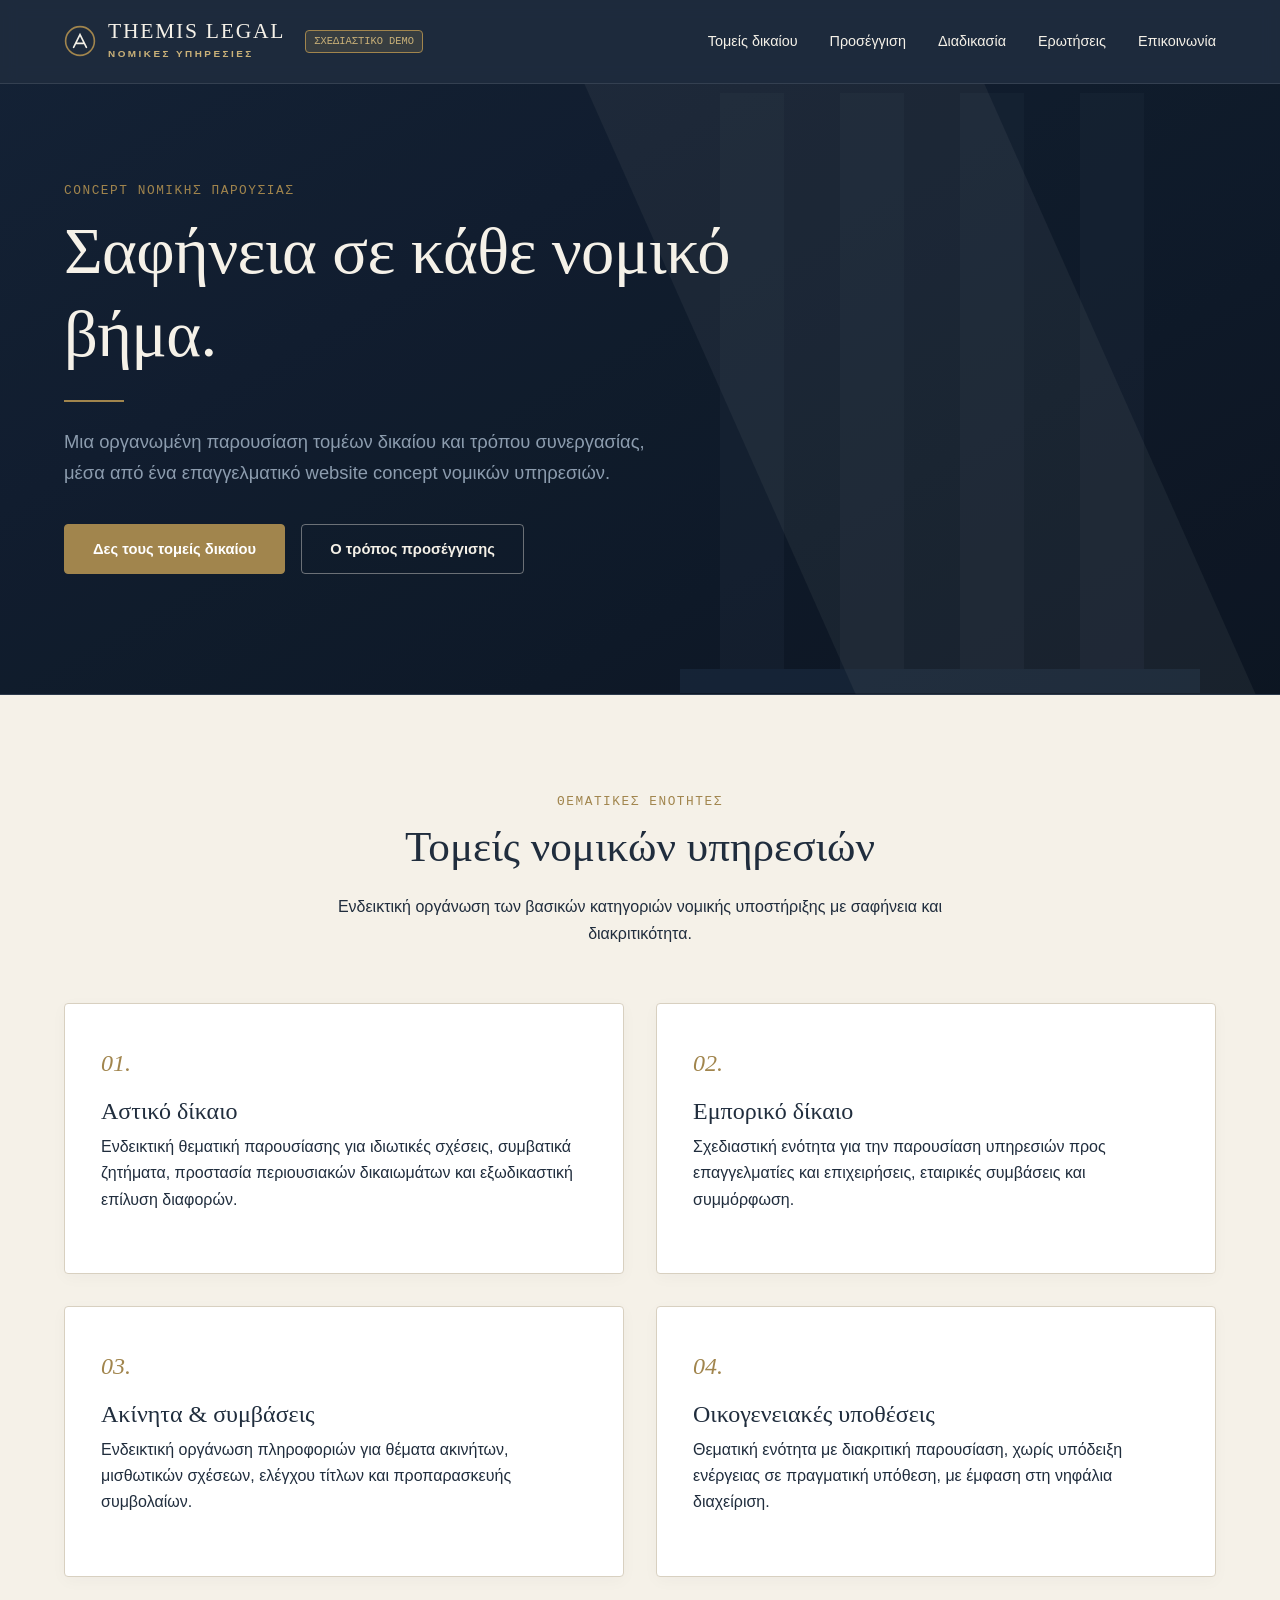
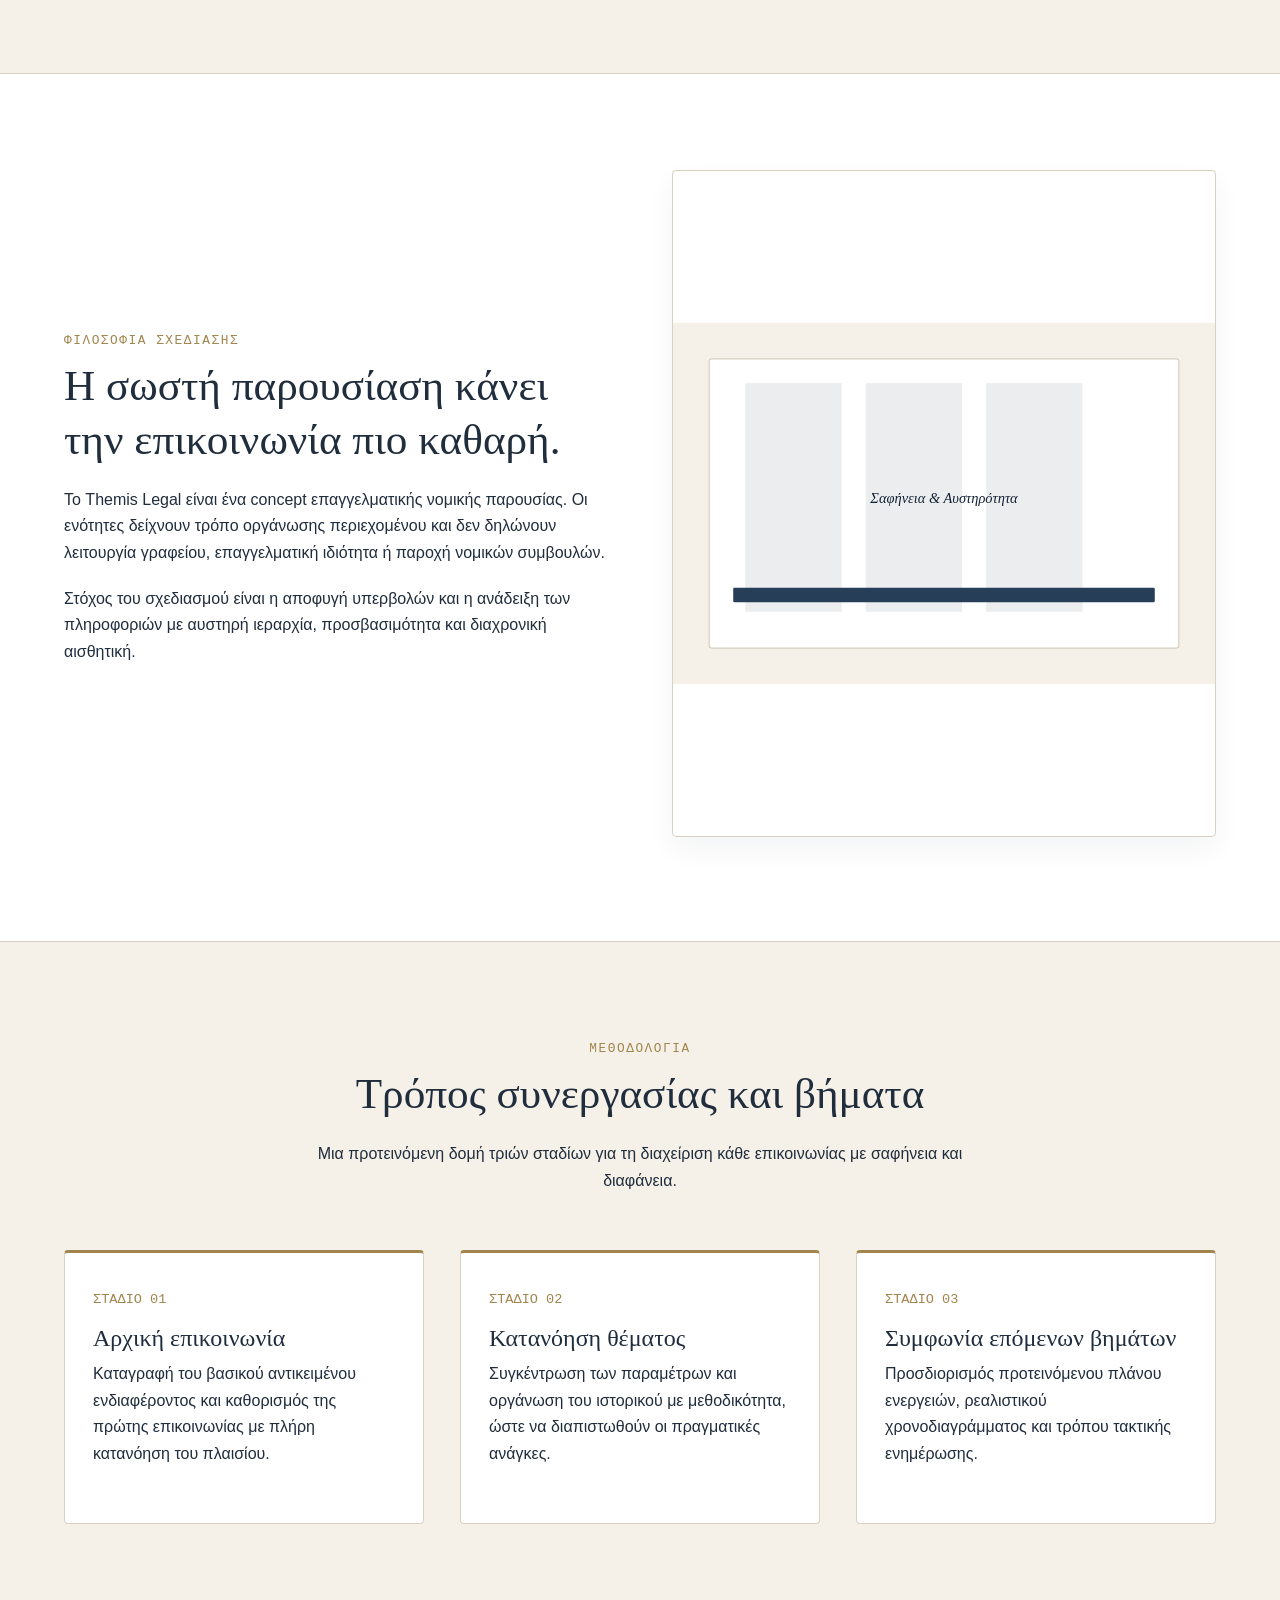
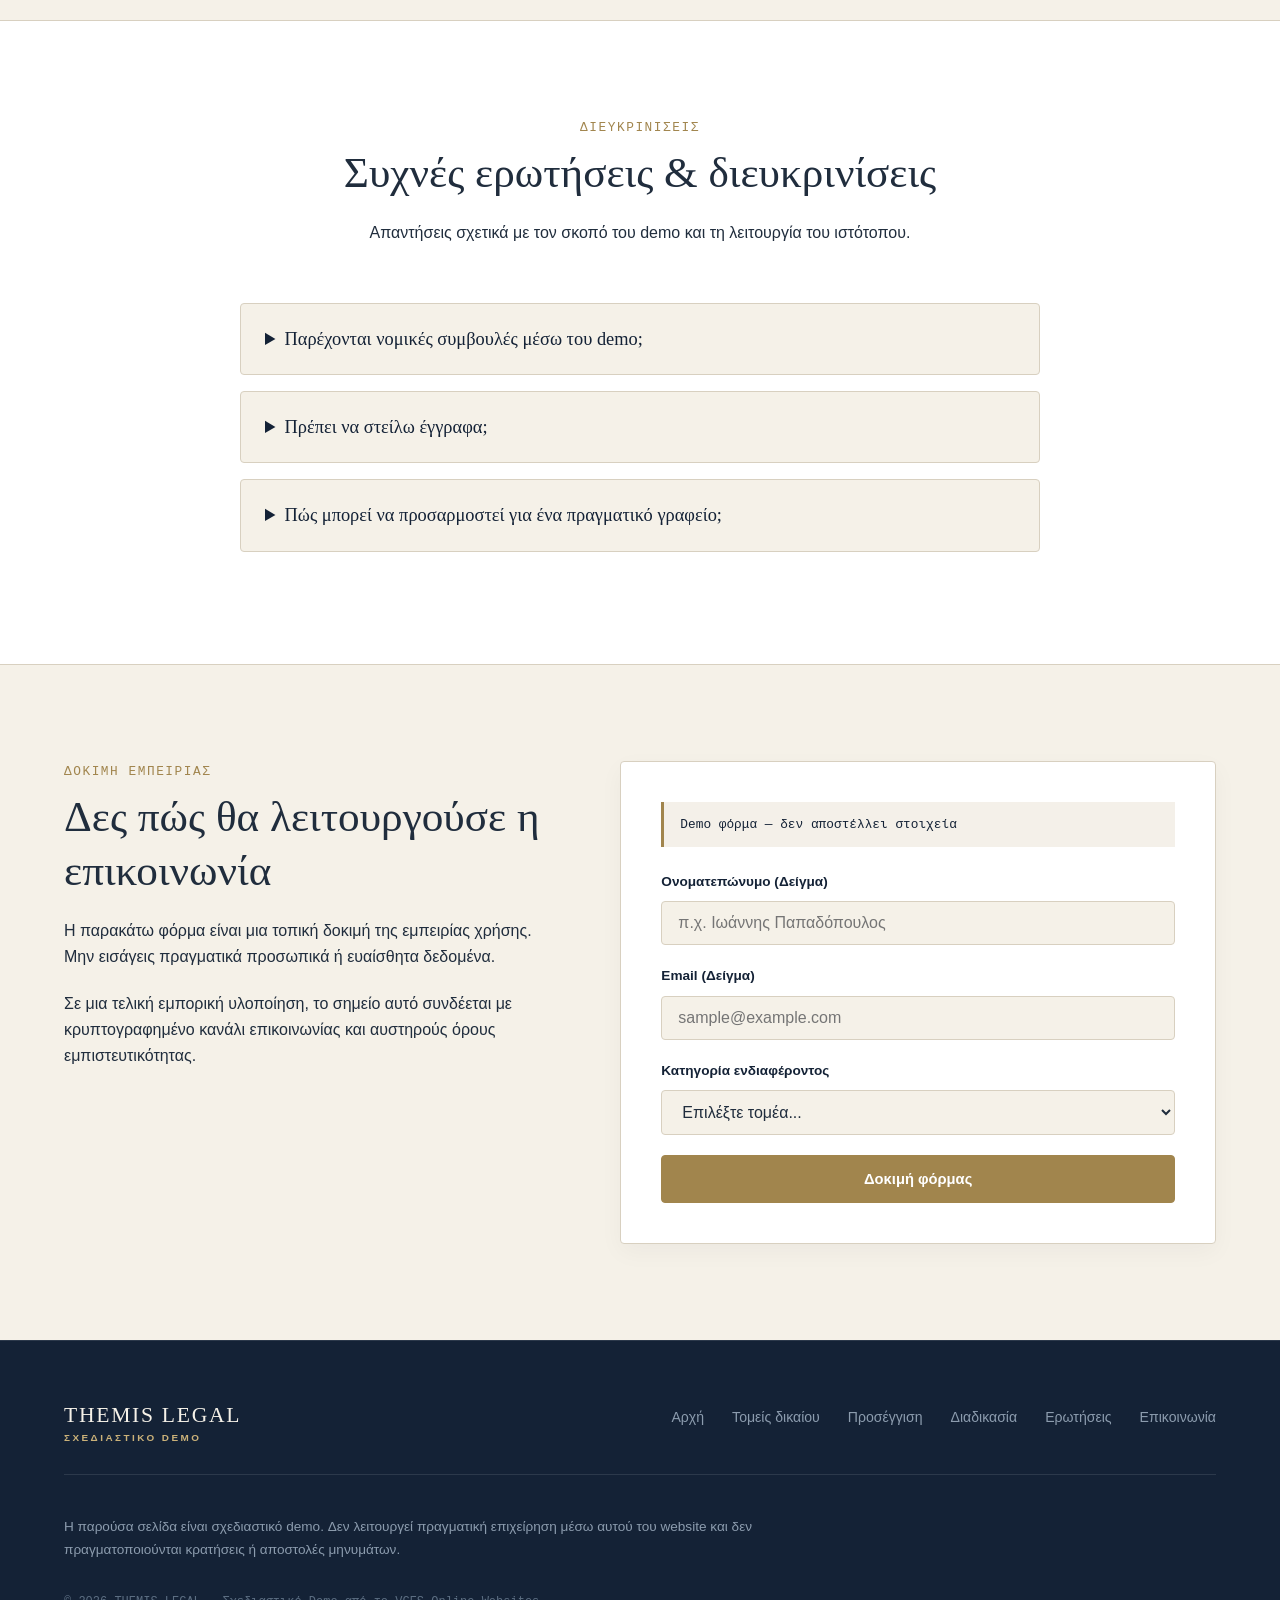
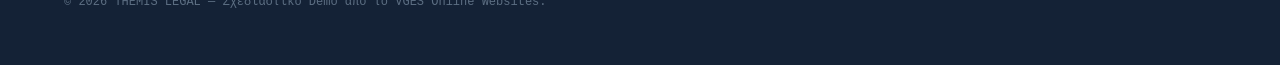
<file: 07-Themis-Legal/site/index.html>
<!DOCTYPE html>
<html lang="el">
<head>
  <meta charset="UTF-8">
  <meta name="viewport" content="width=device-width, initial-scale=1.0">
  <meta name="robots" content="noindex, follow">
  <title>THEMIS LEGAL — Σχεδιαστικό demo | VGES Online</title>
  <meta name="description" content="Μια οργανωμένη παρουσίαση τομέων δικαίου και τρόπου συνεργασίας, μέσα από ένα επαγγελματικό website concept νομικών υπηρεσιών.">
  <link rel="icon" type="image/svg+xml" href="favicon.svg">

  <!-- Open Graph -->
  <meta property="og:title" content="THEMIS LEGAL — Σχεδιαστικό demo | VGES Online">
  <meta property="og:description" content="Μια οργανωμένη παρουσίαση τομέων δικαίου και τρόπου συνεργασίας, μέσα από ένα επαγγελματικό website concept νομικών υπηρεσιών.">
  <meta property="og:image" content="images/og-preview.svg">
  <meta property="og:type" content="website">

  <!-- Twitter Card -->
  <meta name="twitter:card" content="summary_large_image">
  <meta name="twitter:title" content="THEMIS LEGAL — Σχεδιαστικό demo | VGES Online">
  <meta name="twitter:description" content="Μια οργανωμένη παρουσίαση τομέων δικαίου και τρόπου συνεργασίας, μέσα από ένα επαγγελματικό website concept νομικών υπηρεσιών.">
  <meta name="twitter:image" content="images/og-preview.svg">

  <link rel="stylesheet" href="css/style.css">
</head>
<body>
  <a class="skip-link" href="#mainContent">Μετάβαση στο περιεχόμενο</a>

  <!-- Header -->
  <header class="site-header">
    <div class="container header-container">
      <a href="#top" class="brand-wrapper" aria-label="THEMIS LEGAL Αρχική">
        <svg class="brand-logo" viewBox="0 0 40 40" fill="none" xmlns="http://www.w3.org/2000/svg" aria-hidden="true">
          <circle cx="20" cy="20" r="18" stroke="#A1854D" stroke-width="2"/>
          <path d="M12 28L20 12L28 28M15 23H25" stroke="#F5F1E8" stroke-width="2" stroke-linecap="round"/>
        </svg>
        <div class="brand-text">
          <span class="brand-title">THEMIS LEGAL</span>
          <span class="brand-subtitle">ΝΟΜΙΚΕΣ ΥΠΗΡΕΣΙΕΣ</span>
        </div>
        <span class="badge-demo">Σχεδιαστικό demo</span>
      </a>

      <button class="nav-toggle" aria-expanded="false" aria-controls="siteNav" aria-label="Άνοιγμα μενού πλοήγησης">
        <svg width="24" height="24" viewBox="0 0 24 24" fill="none" stroke="currentColor" stroke-width="2" stroke-linecap="round" aria-hidden="true">
          <line x1="3" y1="6" x2="21" y2="6"></line>
          <line x1="3" y1="12" x2="21" y2="12"></line>
          <line x1="3" y1="18" x2="21" y2="18"></line>
        </svg>
      </button>

      <nav class="site-nav" id="siteNav" aria-label="Κύρια πλοήγηση">
        <a href="#services" class="nav-link">Τομείς δικαίου</a>
        <a href="#about" class="nav-link">Προσέγγιση</a>
        <a href="#process" class="nav-link">Διαδικασία</a>
        <a href="#faq" class="nav-link">Ερωτήσεις</a>
        <a href="#contact" class="nav-link">Επικοινωνία</a>
      </nav>
    </div>
  </header>

  <main id="mainContent">
    <!-- Hero Section -->
    <section class="hero-section" id="top">
      <div class="hero-media-wrapper" aria-hidden="true">
        <img class="hero-img" src="images/hero-legal.svg" alt="" width="1600" height="900" fetchpriority="high">
      </div>
      <div class="container">
        <div class="hero-content">
          <span class="mono-tag">Concept Νομικής Παρουσίας</span>
          <h1 class="hero-title">Σαφήνεια σε κάθε νομικό βήμα.</h1>
          <div class="hero-divider" aria-hidden="true"></div>
          <p class="hero-lead">Μια οργανωμένη παρουσίαση τομέων δικαίου και τρόπου συνεργασίας, μέσα από ένα επαγγελματικό website concept νομικών υπηρεσιών.</p>
          <div class="hero-actions">
            <a href="#services" class="btn btn-primary">Δες τους τομείς δικαίου</a>
            <a href="#about" class="btn btn-secondary">Ο τρόπος προσέγγισης</a>
          </div>
        </div>
      </div>
    </section>

    <!-- Services / Practice Areas Section -->
    <section class="services-section" id="services">
      <div class="container">
        <div class="section-header">
          <span class="mono-tag">Θεματικές Ενότητες</span>
          <h2>Τομείς νομικών υπηρεσιών</h2>
          <p>Ενδεικτική οργάνωση των βασικών κατηγοριών νομικής υποστήριξης με σαφήνεια και διακριτικότητα.</p>
        </div>

        <div class="services-grid">
          <article class="service-card">
            <div class="service-num" aria-hidden="true">01.</div>
            <h3>Αστικό δίκαιο</h3>
            <p>Ενδεικτική θεματική παρουσίασης για ιδιωτικές σχέσεις, συμβατικά ζητήματα, προστασία περιουσιακών δικαιωμάτων και εξωδικαστική επίλυση διαφορών.</p>
          </article>

          <article class="service-card">
            <div class="service-num" aria-hidden="true">02.</div>
            <h3>Εμπορικό δίκαιο</h3>
            <p>Σχεδιαστική ενότητα για την παρουσίαση υπηρεσιών προς επαγγελματίες και επιχειρήσεις, εταιρικές συμβάσεις και συμμόρφωση.</p>
          </article>

          <article class="service-card">
            <div class="service-num" aria-hidden="true">03.</div>
            <h3>Ακίνητα &amp; συμβάσεις</h3>
            <p>Ενδεικτική οργάνωση πληροφοριών για θέματα ακινήτων, μισθωτικών σχέσεων, ελέγχου τίτλων και προπαρασκευής συμβολαίων.</p>
          </article>

          <article class="service-card">
            <div class="service-num" aria-hidden="true">04.</div>
            <h3>Οικογενειακές υποθέσεις</h3>
            <p>Θεματική ενότητα με διακριτική παρουσίαση, χωρίς υπόδειξη ενέργειας σε πραγματική υπόθεση, με έμφαση στη νηφάλια διαχείριση.</p>
          </article>
        </div>
      </div>
    </section>

    <!-- About / Concept Section -->
    <section class="about-section" id="about">
      <div class="container">
        <div class="about-grid">
          <div class="about-text">
            <span class="mono-tag">Φιλοσοφία Σχεδίασης</span>
            <h2>Η σωστή παρουσίαση κάνει την επικοινωνία πιο καθαρή.</h2>
            <p>Το Themis Legal είναι ένα concept επαγγελματικής νομικής παρουσίας. Οι ενότητες δείχνουν τρόπο οργάνωσης περιεχομένου και δεν δηλώνουν λειτουργία γραφείου, επαγγελματική ιδιότητα ή παροχή νομικών συμβουλών.</p>
            <p>Στόχος του σχεδιασμού είναι η αποφυγή υπερβολών και η ανάδειξη των πληροφοριών με αυστηρή ιεραρχία, προσβασιμότητα και διαχρονική αισθητική.</p>
          </div>
          <div class="about-visual">
            <img class="about-img" src="images/about-study.svg" alt="Σχεδιαστική απεικόνιση νομικής βιβλιοθήκης και γραφείου μελέτης" width="1000" height="667" loading="lazy" decoding="async">
          </div>
        </div>
      </div>
    </section>

    <!-- Process Section -->
    <section class="process-section" id="process">
      <div class="container">
        <div class="section-header">
          <span class="mono-tag">Μεθοδολογία</span>
          <h2>Τρόπος συνεργασίας και βήματα</h2>
          <p>Μια προτεινόμενη δομή τριών σταδίων για τη διαχείριση κάθε επικοινωνίας με σαφήνεια και διαφάνεια.</p>
        </div>

        <div class="process-grid">
          <div class="process-card">
            <div class="process-num">ΣΤΑΔΙΟ 01</div>
            <h3>Αρχική επικοινωνία</h3>
            <p>Καταγραφή του βασικού αντικειμένου ενδιαφέροντος και καθορισμός της πρώτης επικοινωνίας με πλήρη κατανόηση του πλαισίου.</p>
          </div>

          <div class="process-card">
            <div class="process-num">ΣΤΑΔΙΟ 02</div>
            <h3>Κατανόηση θέματος</h3>
            <p>Συγκέντρωση των παραμέτρων και οργάνωση του ιστορικού με μεθοδικότητα, ώστε να διαπιστωθούν οι πραγματικές ανάγκες.</p>
          </div>

          <div class="process-card">
            <div class="process-num">ΣΤΑΔΙΟ 03</div>
            <h3>Συμφωνία επόμενων βημάτων</h3>
            <p>Προσδιορισμός προτεινόμενου πλάνου ενεργειών, ρεαλιστικού χρονοδιαγράμματος και τρόπου τακτικής ενημέρωσης.</p>
          </div>
        </div>
      </div>
    </section>

    <!-- FAQ Section -->
    <section class="faq-section" id="faq">
      <div class="container">
        <div class="section-header">
          <span class="mono-tag">Διευκρινίσεις</span>
          <h2>Συχνές ερωτήσεις &amp; διευκρινίσεις</h2>
          <p>Απαντήσεις σχετικά με τον σκοπό του demo και τη λειτουργία του ιστότοπου.</p>
        </div>

        <div class="faq-wrapper">
          <details class="faq-item">
            <summary>Παρέχονται νομικές συμβουλές μέσω του demo;</summary>
            <p>Όχι. Το περιεχόμενο είναι ενδεικτικό και δεν αξιολογεί πραγματικές υποθέσεις. Το website αποτελεί παράδειγμα σχεδιασμού ψηφιακής παρουσίας από το VGES Online.</p>
          </details>

          <details class="faq-item">
            <summary>Πρέπει να στείλω έγγραφα;</summary>
            <p>Όχι. Η demo φόρμα δεν δέχεται έγγραφα ή περιγραφή υπόθεσης και δεν αποστέλλει δεδομένα.</p>
          </details>

          <details class="faq-item">
            <summary>Πώς μπορεί να προσαρμοστεί για ένα πραγματικό γραφείο;</summary>
            <p>Για πραγματική λειτουργία αντικαθίστανται τα στοιχεία δικηγόρων ή δικηγορικής εταιρείας, ορίζονται τα επίσημα στοιχεία επικοινωνίας και ενσωματώνεται ασφαλής υποδομή εξυπηρέτησης.</p>
          </details>
        </div>
      </div>
    </section>

    <!-- Contact Section -->
    <section class="contact-section" id="contact">
      <div class="container">
        <div class="contact-layout">
          <div class="contact-info">
            <span class="mono-tag">Δοκιμή Εμπειρίας</span>
            <h2>Δες πώς θα λειτουργούσε η επικοινωνία</h2>
            <p>Η παρακάτω φόρμα είναι μια τοπική δοκιμή της εμπειρίας χρήσης. Μην εισάγεις πραγματικά προσωπικά ή ευαίσθητα δεδομένα.</p>
            <p>Σε μια τελική εμπορική υλοποίηση, το σημείο αυτό συνδέεται με κρυπτογραφημένο κανάλι επικοινωνίας και αυστηρούς όρους εμπιστευτικότητας.</p>
          </div>

          <div class="form-card">
            <div class="demo-banner">Demo φόρμα — δεν αποστέλλει στοιχεία</div>

            <form id="demoLegalForm" novalidate>
              <div class="form-group">
                <label for="fullName">Ονοματεπώνυμο (Δείγμα)</label>
                <input type="text" id="fullName" class="form-control" placeholder="π.χ. Ιωάννης Παπαδόπουλος" required>
              </div>

              <div class="form-group">
                <label for="emailAddr">Email (Δείγμα)</label>
                <input type="email" id="emailAddr" class="form-control" placeholder="sample@example.com" required>
              </div>

              <div class="form-group">
                <label for="practiceArea">Κατηγορία ενδιαφέροντος</label>
                <select id="practiceArea" class="form-control" required>
                  <option value="" disabled selected>Επιλέξτε τομέα...</option>
                  <option value="civil">Αστικό δίκαιο</option>
                  <option value="commercial">Εμπορικό δίκαιο</option>
                  <option value="realestate">Ακίνητα &amp; συμβάσεις</option>
                  <option value="family">Οικογενειακές υποθέσεις</option>
                  <option value="other">Γενική νομική ενημέρωση</option>
                </select>
              </div>

              <button type="submit" class="btn btn-primary" style="width: 100%;">Δοκιμή φόρμας</button>
            </form>

            <div class="form-feedback" id="formFeedback" role="status" aria-live="polite">
              Η δοκιμή ολοκληρώθηκε τοπικά. Δεν στάλθηκε μήνυμα και δεν έγινε κράτηση.
            </div>
          </div>
        </div>
      </div>
    </section>
  </main>

  <!-- Footer -->
  <footer class="site-footer">
    <div class="container">
      <div class="footer-top">
        <div class="brand-text">
          <span class="brand-title">THEMIS LEGAL</span>
          <span class="brand-subtitle">ΣΧΕΔΙΑΣΤΙΚΟ DEMO</span>
        </div>

        <nav class="footer-links" aria-label="Σύνδεσμοι υποσέλιδου">
          <a href="#top">Αρχή</a>
          <a href="#services">Τομείς δικαίου</a>
          <a href="#about">Προσέγγιση</a>
          <a href="#process">Διαδικασία</a>
          <a href="#faq">Ερωτήσεις</a>
          <a href="#contact">Επικοινωνία</a>
        </nav>
      </div>

      <p class="footer-disclaimer">
        Η παρούσα σελίδα είναι σχεδιαστικό demo. Δεν λειτουργεί πραγματική επιχείρηση μέσω αυτού του website και δεν πραγματοποιούνται κρατήσεις ή αποστολές μηνυμάτων.
      </p>

      <p class="footer-copy">
        &copy; 2026 THEMIS LEGAL &mdash; Σχεδιαστικό Demo από το VGES Online Websites.
      </p>
    </div>
  </footer>

  <script src="js/main.js" defer></script>
</body>
</html>
</file>
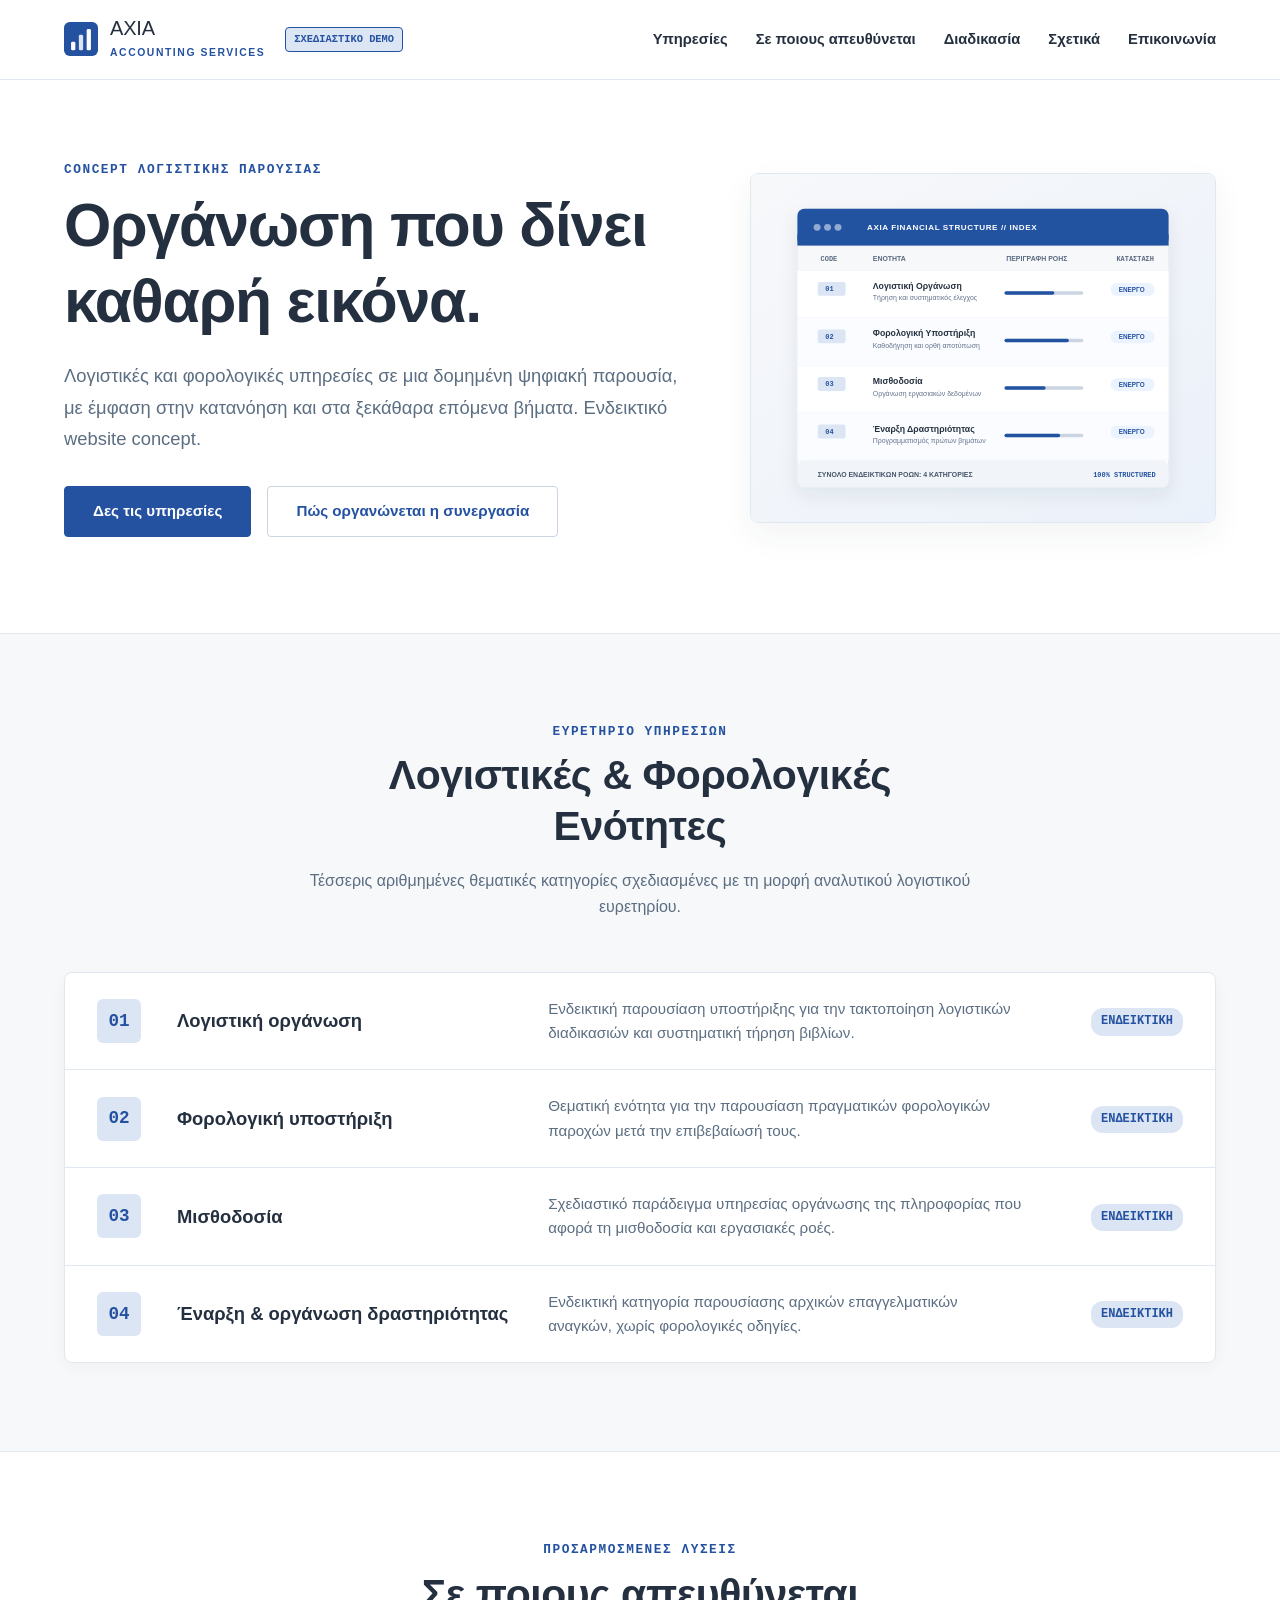
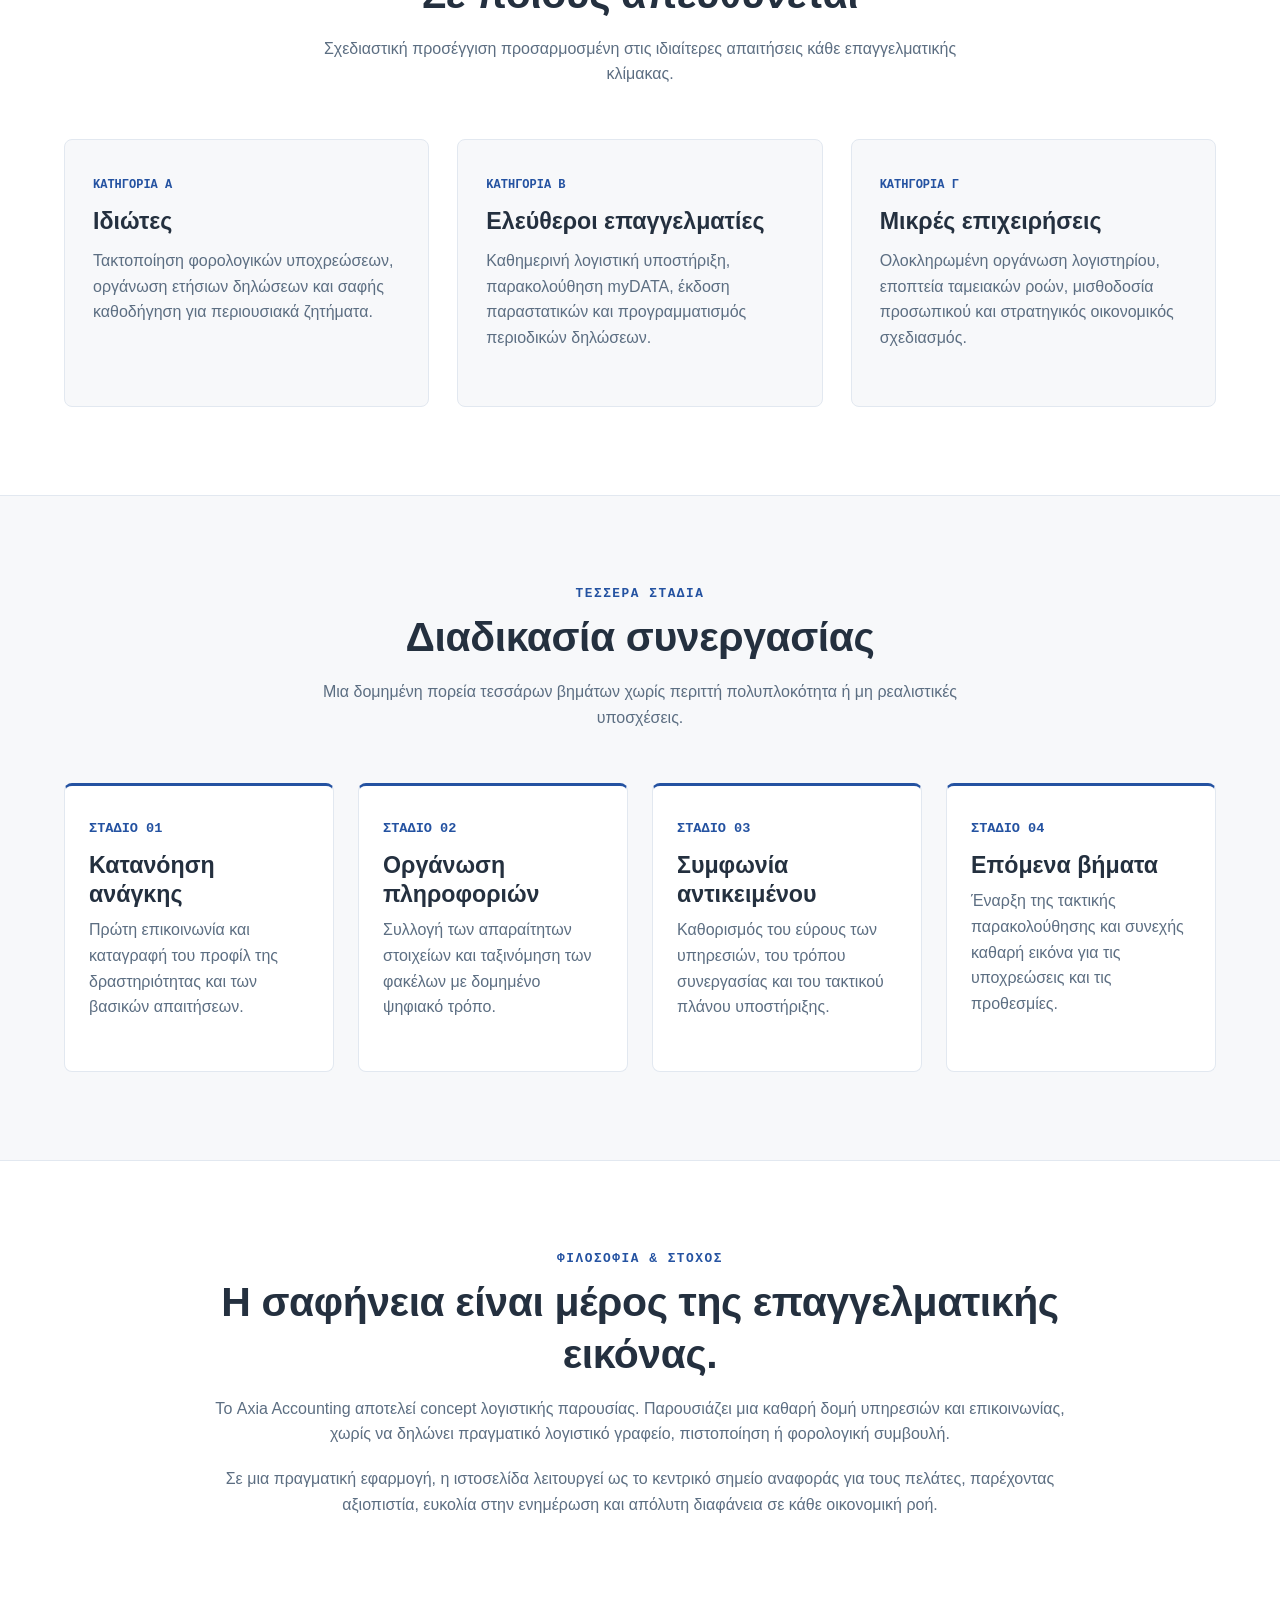
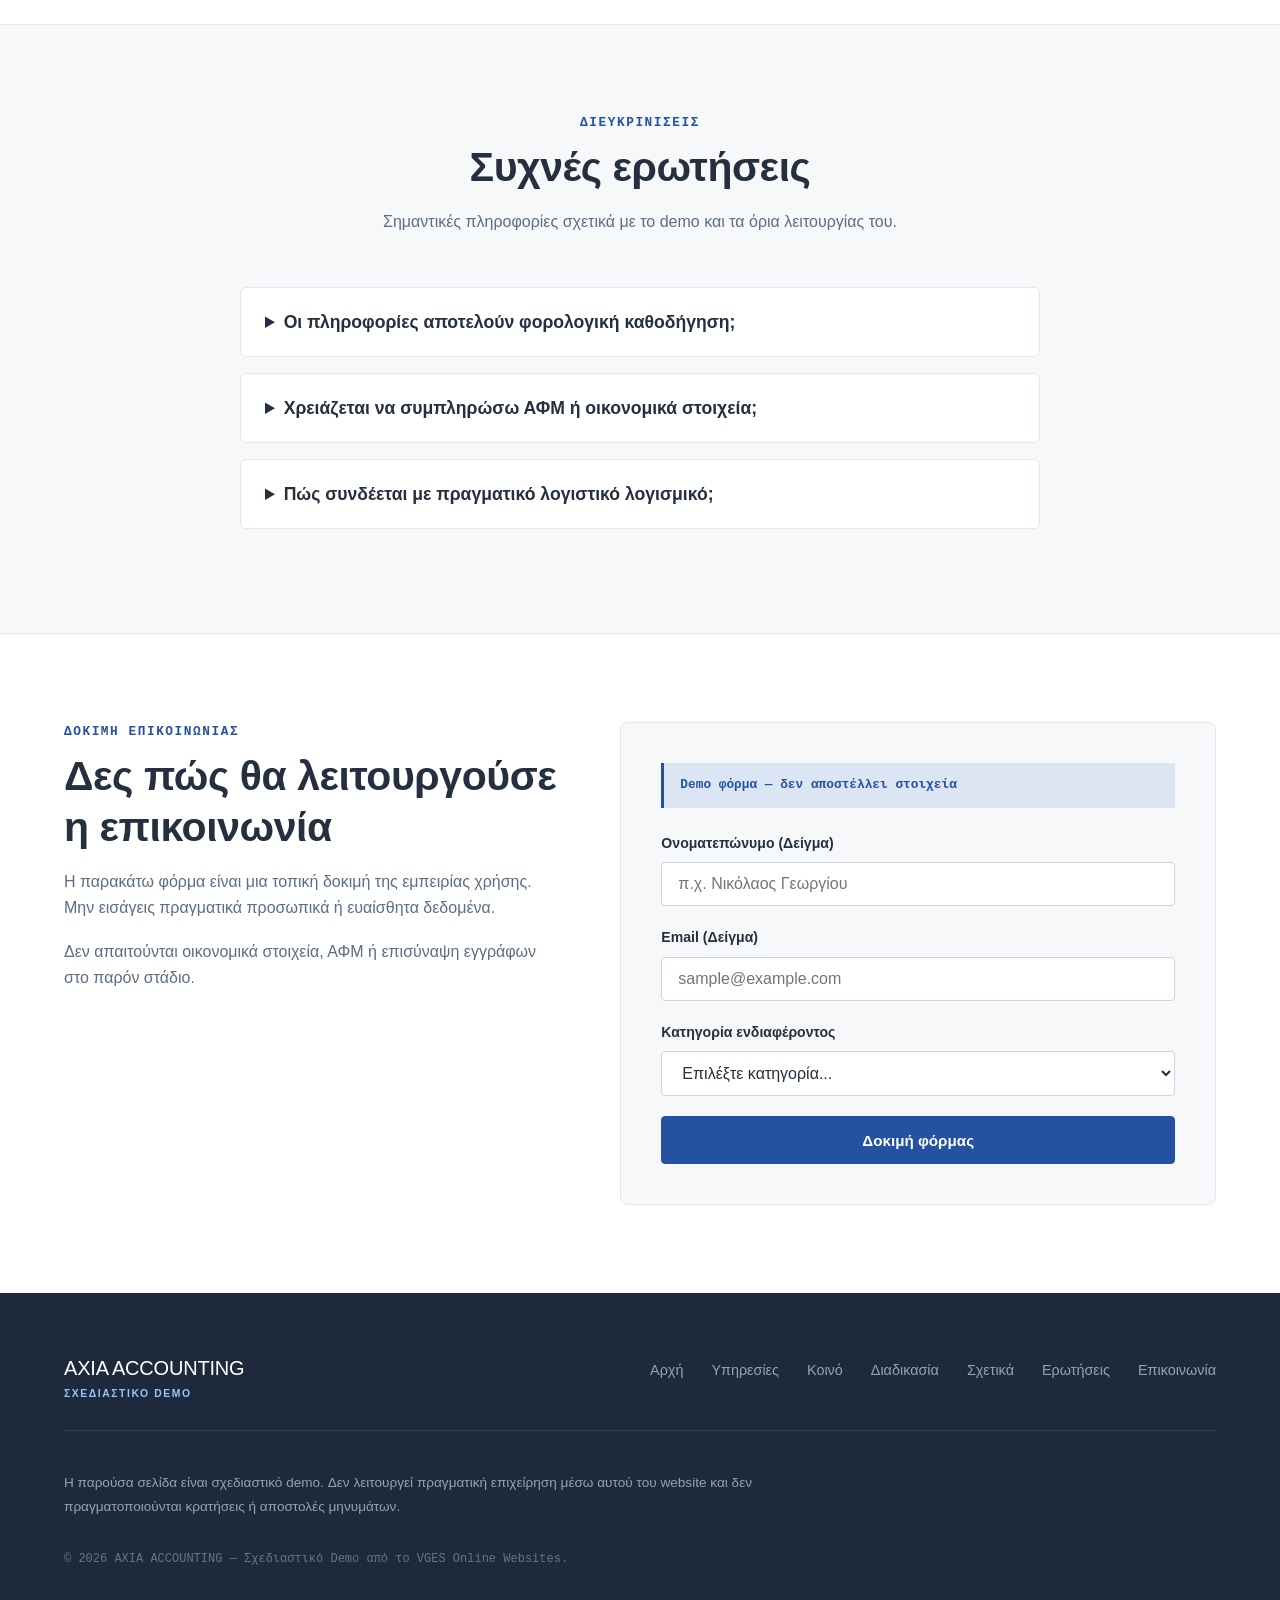
<file: 08-Axia-Accounting/site/index.html>
<!DOCTYPE html>
<html lang="el">
<head>
  <meta charset="UTF-8">
  <meta name="viewport" content="width=device-width, initial-scale=1.0">
  <meta name="robots" content="noindex, follow">
  <title>AXIA ACCOUNTING — Σχεδιαστικό demo | VGES Online</title>
  <meta name="description" content="Λογιστικές και φορολογικές υπηρεσίες σε μια δομημένη ψηφιακή παρουσία, με έμφαση στην κατανόηση και στα ξεκάθαρα επόμενα βήματα. Ενδεικτικό website concept.">
  <link rel="icon" type="image/svg+xml" href="favicon.svg">

  <!-- Open Graph -->
  <meta property="og:title" content="AXIA ACCOUNTING — Σχεδιαστικό demo | VGES Online">
  <meta property="og:description" content="Λογιστικές και φορολογικές υπηρεσίες σε μια δομημένη ψηφιακή παρουσία, με έμφαση στην κατανόηση και στα ξεκάθαρα επόμενα βήματα. Ενδεικτικό website concept.">
  <meta property="og:image" content="images/og-preview.svg">
  <meta property="og:type" content="website">

  <!-- Twitter Card -->
  <meta name="twitter:card" content="summary_large_image">
  <meta name="twitter:title" content="AXIA ACCOUNTING — Σχεδιαστικό demo | VGES Online">
  <meta name="twitter:description" content="Λογιστικές και φορολογικές υπηρεσίες σε μια δομημένη ψηφιακή παρουσία, με έμφαση στην κατανόηση και στα ξεκάθαρα επόμενα βήματα. Ενδεικτικό website concept.">
  <meta name="twitter:image" content="images/og-preview.svg">

  <link rel="stylesheet" href="css/style.css">
</head>
<body>
  <a class="skip-link" href="#mainContent">Μετάβαση στο περιεχόμενο</a>

  <!-- Header -->
  <header class="site-header">
    <div class="container header-container">
      <a href="#top" class="brand-wrapper" aria-label="AXIA ACCOUNTING Αρχική">
        <svg class="brand-logo" viewBox="0 0 48 48" fill="none" xmlns="http://www.w3.org/2000/svg" aria-hidden="true">
          <rect width="48" height="48" rx="8" fill="#2452A1"/>
          <rect x="10" y="28" width="6" height="12" rx="2" fill="#FFFFFF"/>
          <rect x="21" y="18" width="6" height="22" rx="2" fill="#DCE5F3"/>
          <rect x="32" y="10" width="6" height="30" rx="2" fill="#FFFFFF"/>
        </svg>
        <div class="brand-text">
          <span class="brand-title">AXIA</span>
          <span class="brand-subtitle">ACCOUNTING SERVICES</span>
        </div>
        <span class="badge-demo">Σχεδιαστικό demo</span>
      </a>

      <button class="nav-toggle" aria-expanded="false" aria-controls="siteNav" aria-label="Άνοιγμα μενού πλοήγησης">
        <svg width="24" height="24" viewBox="0 0 24 24" fill="none" stroke="currentColor" stroke-width="2" stroke-linecap="round" aria-hidden="true">
          <line x1="3" y1="6" x2="21" y2="6"></line>
          <line x1="3" y1="12" x2="21" y2="12"></line>
          <line x1="3" y1="18" x2="21" y2="18"></line>
        </svg>
      </button>

      <nav class="site-nav" id="siteNav" aria-label="Κύρια πλοήγηση">
        <a href="#services" class="nav-link">Υπηρεσίες</a>
        <a href="#audience" class="nav-link">Σε ποιους απευθύνεται</a>
        <a href="#process" class="nav-link">Διαδικασία</a>
        <a href="#about" class="nav-link">Σχετικά</a>
        <a href="#contact" class="nav-link">Επικοινωνία</a>
      </nav>
    </div>
  </header>

  <main id="mainContent">
    <!-- Hero Section -->
    <section class="hero-section" id="top">
      <div class="container">
        <div class="hero-grid">
          <div class="hero-content">
            <span class="mono-tag">Concept Λογιστικής Παρουσίας</span>
            <h1 class="hero-title">Οργάνωση που δίνει καθαρή εικόνα.</h1>
            <p class="hero-lead">Λογιστικές και φορολογικές υπηρεσίες σε μια δομημένη ψηφιακή παρουσία, με έμφαση στην κατανόηση και στα ξεκάθαρα επόμενα βήματα. Ενδεικτικό website concept.</p>
            <div class="hero-actions">
              <a href="#services" class="btn btn-primary">Δες τις υπηρεσίες</a>
              <a href="#process" class="btn btn-secondary">Πώς οργανώνεται η συνεργασία</a>
            </div>
          </div>
          <div class="hero-visual">
            <img class="hero-img" src="images/ledger-graphic.svg" alt="Δομημένο ευρετήριο λογιστικών υπηρεσιών Axia" width="800" height="600" fetchpriority="high">
          </div>
        </div>
      </div>
    </section>

    <!-- Services / Ledger Rows Section -->
    <section class="services-section" id="services">
      <div class="container">
        <div class="section-header">
          <span class="mono-tag">Ευρετήριο Υπηρεσιών</span>
          <h2>Λογιστικές &amp; Φορολογικές Ενότητες</h2>
          <p>Τέσσερις αριθμημένες θεματικές κατηγορίες σχεδιασμένες με τη μορφή αναλυτικού λογιστικού ευρετηρίου.</p>
        </div>

        <div class="ledger-wrapper">
          <!-- Row 01 -->
          <div class="ledger-row">
            <div class="ledger-code" aria-hidden="true">01</div>
            <div class="ledger-title">
              <h3>Λογιστική οργάνωση</h3>
            </div>
            <p class="ledger-desc">Ενδεικτική παρουσίαση υποστήριξης για την τακτοποίηση λογιστικών διαδικασιών και συστηματική τήρηση βιβλίων.</p>
            <div class="ledger-status">
              <span class="status-pill">ΕΝΔΕΙΚΤΙΚΗ</span>
            </div>
          </div>

          <!-- Row 02 -->
          <div class="ledger-row">
            <div class="ledger-code" aria-hidden="true">02</div>
            <div class="ledger-title">
              <h3>Φορολογική υποστήριξη</h3>
            </div>
            <p class="ledger-desc">Θεματική ενότητα για την παρουσίαση πραγματικών φορολογικών παροχών μετά την επιβεβαίωσή τους.</p>
            <div class="ledger-status">
              <span class="status-pill">ΕΝΔΕΙΚΤΙΚΗ</span>
            </div>
          </div>

          <!-- Row 03 -->
          <div class="ledger-row">
            <div class="ledger-code" aria-hidden="true">03</div>
            <div class="ledger-title">
              <h3>Μισθοδοσία</h3>
            </div>
            <p class="ledger-desc">Σχεδιαστικό παράδειγμα υπηρεσίας οργάνωσης της πληροφορίας που αφορά τη μισθοδοσία και εργασιακές ροές.</p>
            <div class="ledger-status">
              <span class="status-pill">ΕΝΔΕΙΚΤΙΚΗ</span>
            </div>
          </div>

          <!-- Row 04 -->
          <div class="ledger-row">
            <div class="ledger-code" aria-hidden="true">04</div>
            <div class="ledger-title">
              <h3>Έναρξη &amp; οργάνωση δραστηριότητας</h3>
            </div>
            <p class="ledger-desc">Ενδεικτική κατηγορία παρουσίασης αρχικών επαγγελματικών αναγκών, χωρίς φορολογικές οδηγίες.</p>
            <div class="ledger-status">
              <span class="status-pill">ΕΝΔΕΙΚΤΙΚΗ</span>
            </div>
          </div>
        </div>
      </div>
    </section>

    <!-- Audience Section -->
    <section class="audience-section" id="audience">
      <div class="container">
        <div class="section-header">
          <span class="mono-tag">Προσαρμοσμένες Λύσεις</span>
          <h2>Σε ποιους απευθύνεται</h2>
          <p>Σχεδιαστική προσέγγιση προσαρμοσμένη στις ιδιαίτερες απαιτήσεις κάθε επαγγελματικής κλίμακας.</p>
        </div>

        <div class="audience-grid">
          <article class="audience-card">
            <span class="audience-tag">ΚΑΤΗΓΟΡΙΑ Α</span>
            <h3>Ιδιώτες</h3>
            <p>Τακτοποίηση φορολογικών υποχρεώσεων, οργάνωση ετήσιων δηλώσεων και σαφής καθοδήγηση για περιουσιακά ζητήματα.</p>
          </article>

          <article class="audience-card">
            <span class="audience-tag">ΚΑΤΗΓΟΡΙΑ Β</span>
            <h3>Ελεύθεροι επαγγελματίες</h3>
            <p>Καθημερινή λογιστική υποστήριξη, παρακολούθηση myDATA, έκδοση παραστατικών και προγραμματισμός περιοδικών δηλώσεων.</p>
          </article>

          <article class="audience-card">
            <span class="audience-tag">ΚΑΤΗΓΟΡΙΑ Γ</span>
            <h3>Μικρές επιχειρήσεις</h3>
            <p>Ολοκληρωμένη οργάνωση λογιστηρίου, εποπτεία ταμειακών ροών, μισθοδοσία προσωπικού και στρατηγικός οικονομικός σχεδιασμός.</p>
          </article>
        </div>
      </div>
    </section>

    <!-- Process Section -->
    <section class="process-section" id="process">
      <div class="container">
        <div class="section-header">
          <span class="mono-tag">Τέσσερα Στάδια</span>
          <h2>Διαδικασία συνεργασίας</h2>
          <p>Μια δομημένη πορεία τεσσάρων βημάτων χωρίς περιττή πολυπλοκότητα ή μη ρεαλιστικές υποσχέσεις.</p>
        </div>

        <div class="process-grid">
          <div class="process-step">
            <div class="step-num">ΣΤΑΔΙΟ 01</div>
            <h3>Κατανόηση ανάγκης</h3>
            <p>Πρώτη επικοινωνία και καταγραφή του προφίλ της δραστηριότητας και των βασικών απαιτήσεων.</p>
          </div>

          <div class="process-step">
            <div class="step-num">ΣΤΑΔΙΟ 02</div>
            <h3>Οργάνωση πληροφοριών</h3>
            <p>Συλλογή των απαραίτητων στοιχείων και ταξινόμηση των φακέλων με δομημένο ψηφιακό τρόπο.</p>
          </div>

          <div class="process-step">
            <div class="step-num">ΣΤΑΔΙΟ 03</div>
            <h3>Συμφωνία αντικειμένου</h3>
            <p>Καθορισμός του εύρους των υπηρεσιών, του τρόπου συνεργασίας και του τακτικού πλάνου υποστήριξης.</p>
          </div>

          <div class="process-step">
            <div class="step-num">ΣΤΑΔΙΟ 04</div>
            <h3>Επόμενα βήματα</h3>
            <p>Έναρξη της τακτικής παρακολούθησης και συνεχής καθαρή εικόνα για τις υποχρεώσεις και τις προθεσμίες.</p>
          </div>
        </div>
      </div>
    </section>

    <!-- About Section -->
    <section class="about-section" id="about">
      <div class="container">
        <div class="about-card">
          <span class="mono-tag">Φιλοσοφία &amp; Στόχος</span>
          <h2>Η σαφήνεια είναι μέρος της επαγγελματικής εικόνας.</h2>
          <p>Το Axia Accounting αποτελεί concept λογιστικής παρουσίας. Παρουσιάζει μια καθαρή δομή υπηρεσιών και επικοινωνίας, χωρίς να δηλώνει πραγματικό λογιστικό γραφείο, πιστοποίηση ή φορολογική συμβουλή.</p>
          <p>Σε μια πραγματική εφαρμογή, η ιστοσελίδα λειτουργεί ως το κεντρικό σημείο αναφοράς για τους πελάτες, παρέχοντας αξιοπιστία, ευκολία στην ενημέρωση και απόλυτη διαφάνεια σε κάθε οικονομική ροή.</p>
        </div>
      </div>
    </section>

    <!-- FAQ Section -->
    <section class="faq-section" id="faq">
      <div class="container">
        <div class="section-header">
          <span class="mono-tag">Διευκρινίσεις</span>
          <h2>Συχνές ερωτήσεις</h2>
          <p>Σημαντικές πληροφορίες σχετικά με το demo και τα όρια λειτουργίας του.</p>
        </div>

        <div class="faq-wrapper">
          <details class="faq-item">
            <summary>Οι πληροφορίες αποτελούν φορολογική καθοδήγηση;</summary>
            <p>Όχι. Οι περιγραφές είναι ενδεικτικές και δεν περιλαμβάνουν οδηγίες, συντελεστές ή προθεσμίες. Το παρόν αποτελεί σχεδιαστικό πρωτότυπο του VGES Online.</p>
          </details>

          <details class="faq-item">
            <summary>Χρειάζεται να συμπληρώσω ΑΦΜ ή οικονομικά στοιχεία;</summary>
            <p>Όχι. Η φόρμα είναι τοπικό demo γενικού ενδιαφέροντος και δεν ζητά τέτοια δεδομένα.</p>
          </details>

          <details class="faq-item">
            <summary>Πώς συνδέεται με πραγματικό λογιστικό λογισμικό;</summary>
            <p>Σε παραγωγικό περιβάλλον, το website μπορεί να συνδεθεί με client portals, λογιστικά ERP ή συστήματα αυτόματης αρχειοθέτησης παραστατικών.</p>
          </details>
        </div>
      </div>
    </section>

    <!-- Contact Section -->
    <section class="contact-section" id="contact">
      <div class="container">
        <div class="contact-layout">
          <div class="contact-info">
            <span class="mono-tag">Δοκιμή Επικοινωνίας</span>
            <h2>Δες πώς θα λειτουργούσε η επικοινωνία</h2>
            <p>Η παρακάτω φόρμα είναι μια τοπική δοκιμή της εμπειρίας χρήσης. Μην εισάγεις πραγματικά προσωπικά ή ευαίσθητα δεδομένα.</p>
            <p>Δεν απαιτούνται οικονομικά στοιχεία, ΑΦΜ ή επισύναψη εγγράφων στο παρόν στάδιο.</p>
          </div>

          <div class="form-card">
            <div class="demo-banner">Demo φόρμα — δεν αποστέλλει στοιχεία</div>

            <form id="demoAccountingForm" novalidate>
              <div class="form-group">
                <label for="accFullName">Ονοματεπώνυμο (Δείγμα)</label>
                <input type="text" id="accFullName" class="form-control" placeholder="π.χ. Νικόλαος Γεωργίου" required>
              </div>

              <div class="form-group">
                <label for="accEmail">Email (Δείγμα)</label>
                <input type="email" id="accEmail" class="form-control" placeholder="sample@example.com" required>
              </div>

              <div class="form-group">
                <label for="accCategory">Κατηγορία ενδιαφέροντος</label>
                <select id="accCategory" class="form-control" required>
                  <option value="" disabled selected>Επιλέξτε κατηγορία...</option>
                  <option value="ledger">Λογιστική οργάνωση</option>
                  <option value="tax">Φορολογική υποστήριξη</option>
                  <option value="payroll">Μισθοδοσία</option>
                  <option value="startup">Έναρξη &amp; οργάνωση δραστηριότητας</option>
                  <option value="other">Γενική πληροφόρηση</option>
                </select>
              </div>

              <button type="submit" class="btn btn-primary" style="width: 100%;">Δοκιμή φόρμας</button>
            </form>

            <div class="form-feedback" id="formFeedback" role="status" aria-live="polite">
              Η δοκιμή ολοκληρώθηκε τοπικά. Δεν στάλθηκε μήνυμα και δεν έγινε κράτηση.
            </div>
          </div>
        </div>
      </div>
    </section>
  </main>

  <!-- Footer -->
  <footer class="site-footer">
    <div class="container">
      <div class="footer-top">
        <div class="footer-brand">
          <span class="brand-title">AXIA ACCOUNTING</span>
          <span class="brand-subtitle">ΣΧΕΔΙΑΣΤΙΚΟ DEMO</span>
        </div>

        <nav class="footer-links" aria-label="Σύνδεσμοι υποσέλιδου">
          <a href="#top">Αρχή</a>
          <a href="#services">Υπηρεσίες</a>
          <a href="#audience">Κοινό</a>
          <a href="#process">Διαδικασία</a>
          <a href="#about">Σχετικά</a>
          <a href="#faq">Ερωτήσεις</a>
          <a href="#contact">Επικοινωνία</a>
        </nav>
      </div>

      <p class="footer-disclaimer">
        Η παρούσα σελίδα είναι σχεδιαστικό demo. Δεν λειτουργεί πραγματική επιχείρηση μέσω αυτού του website και δεν πραγματοποιούνται κρατήσεις ή αποστολές μηνυμάτων.
      </p>

      <p class="footer-copy">
        &copy; 2026 AXIA ACCOUNTING &mdash; Σχεδιαστικό Demo από το VGES Online Websites.
      </p>
    </div>
  </footer>

  <script src="js/main.js" defer></script>
</body>
</html>
</file>
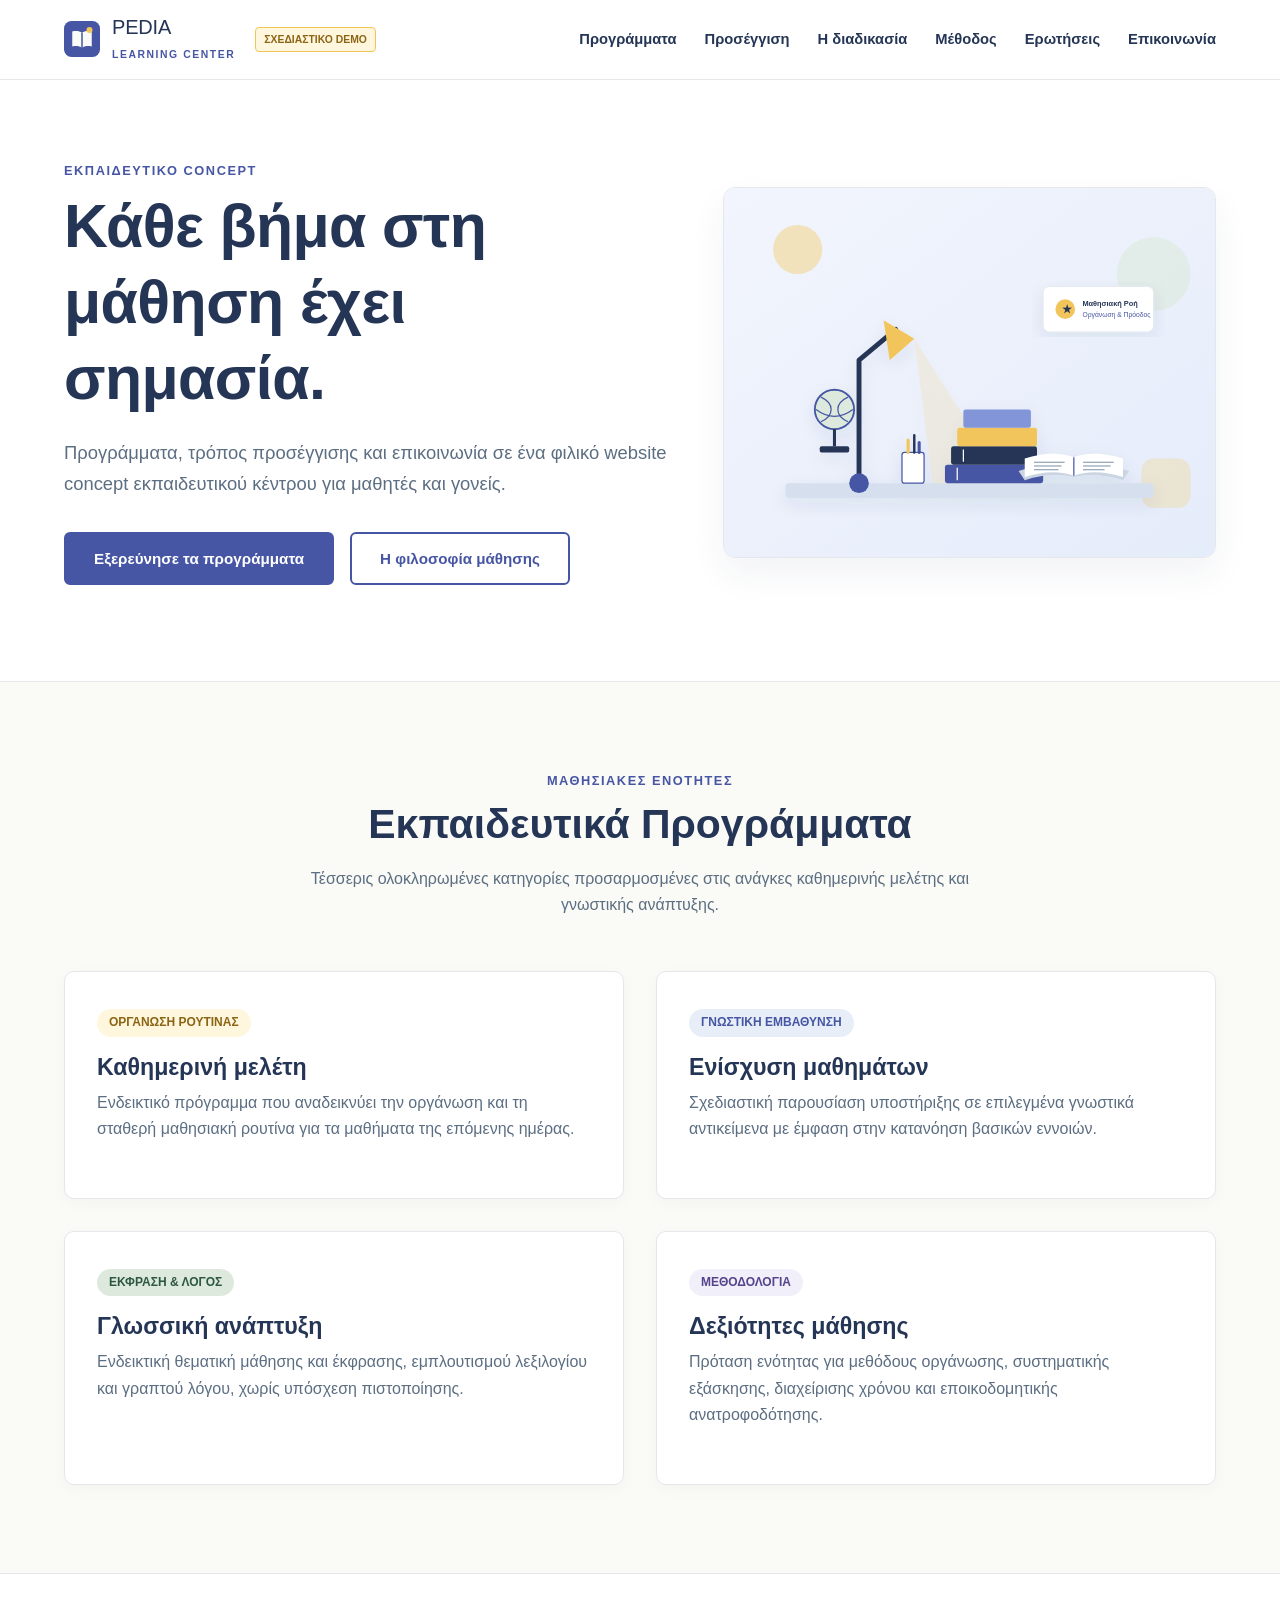
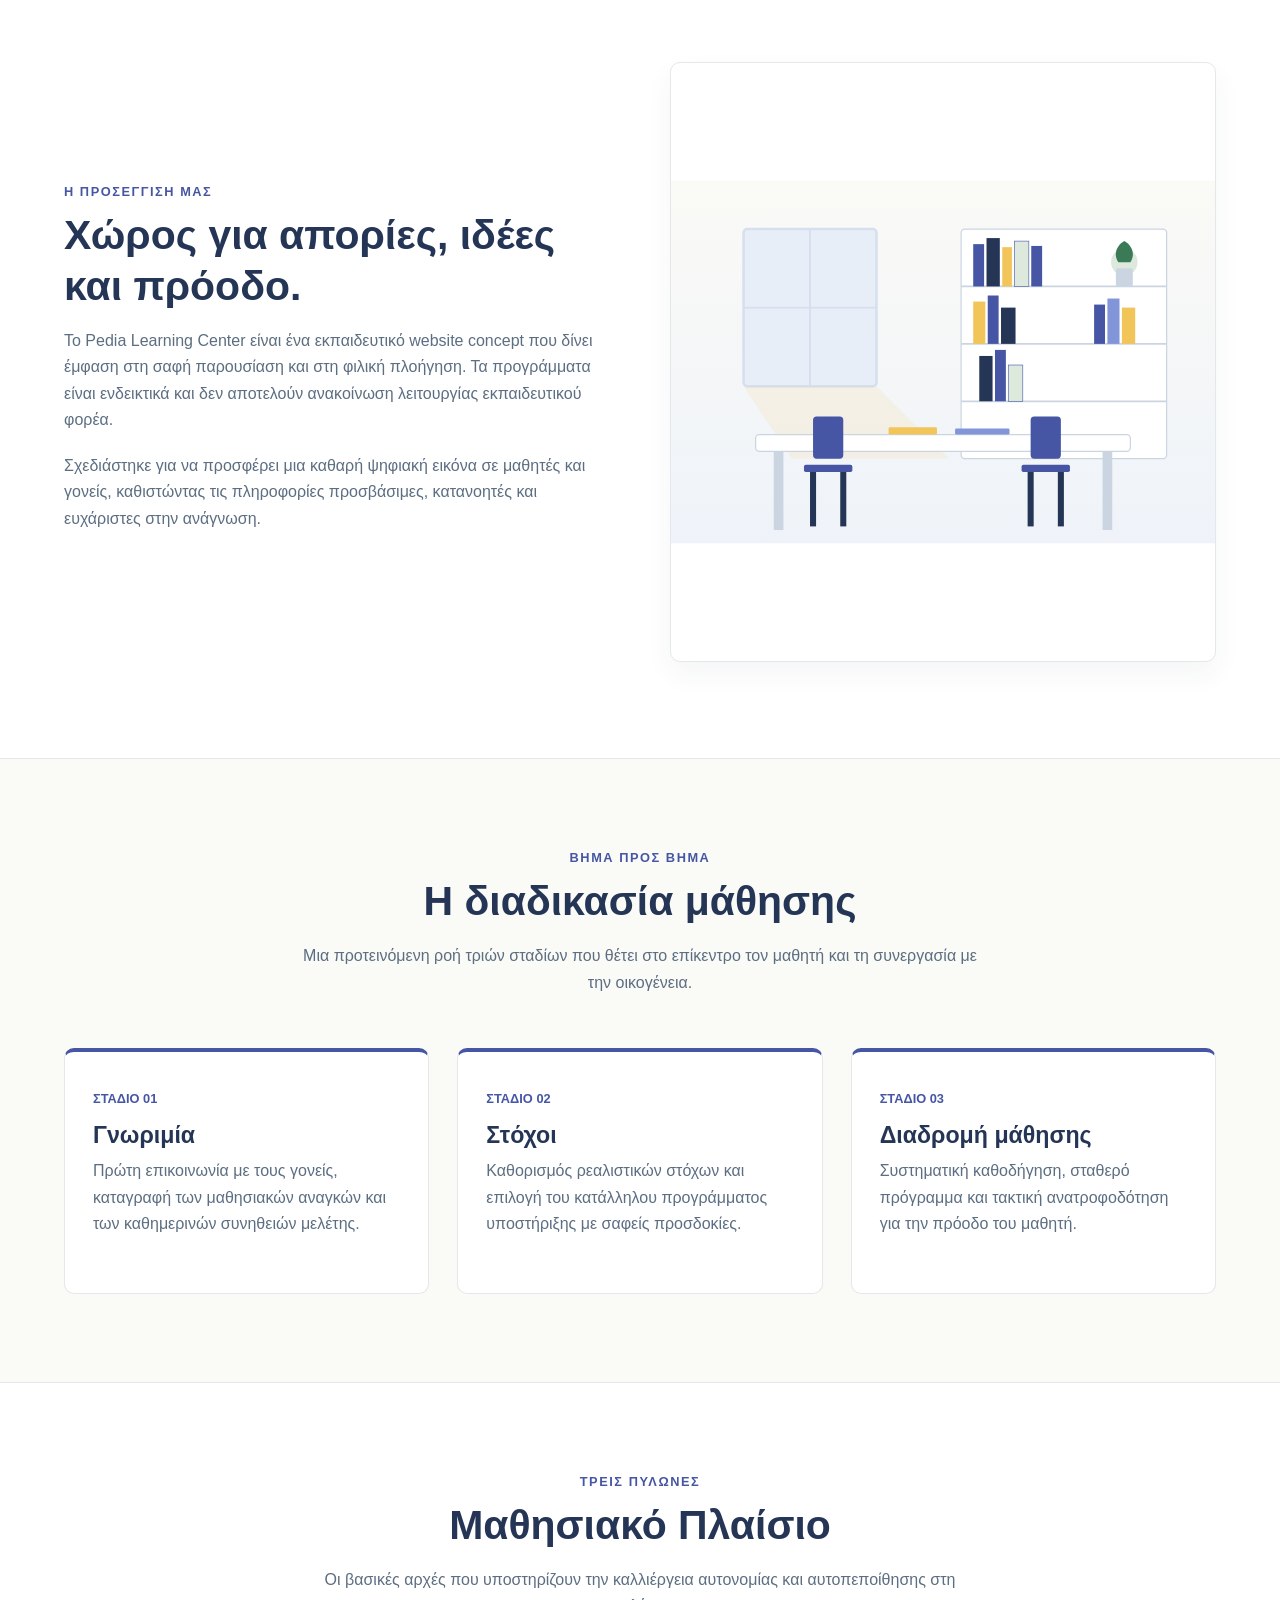
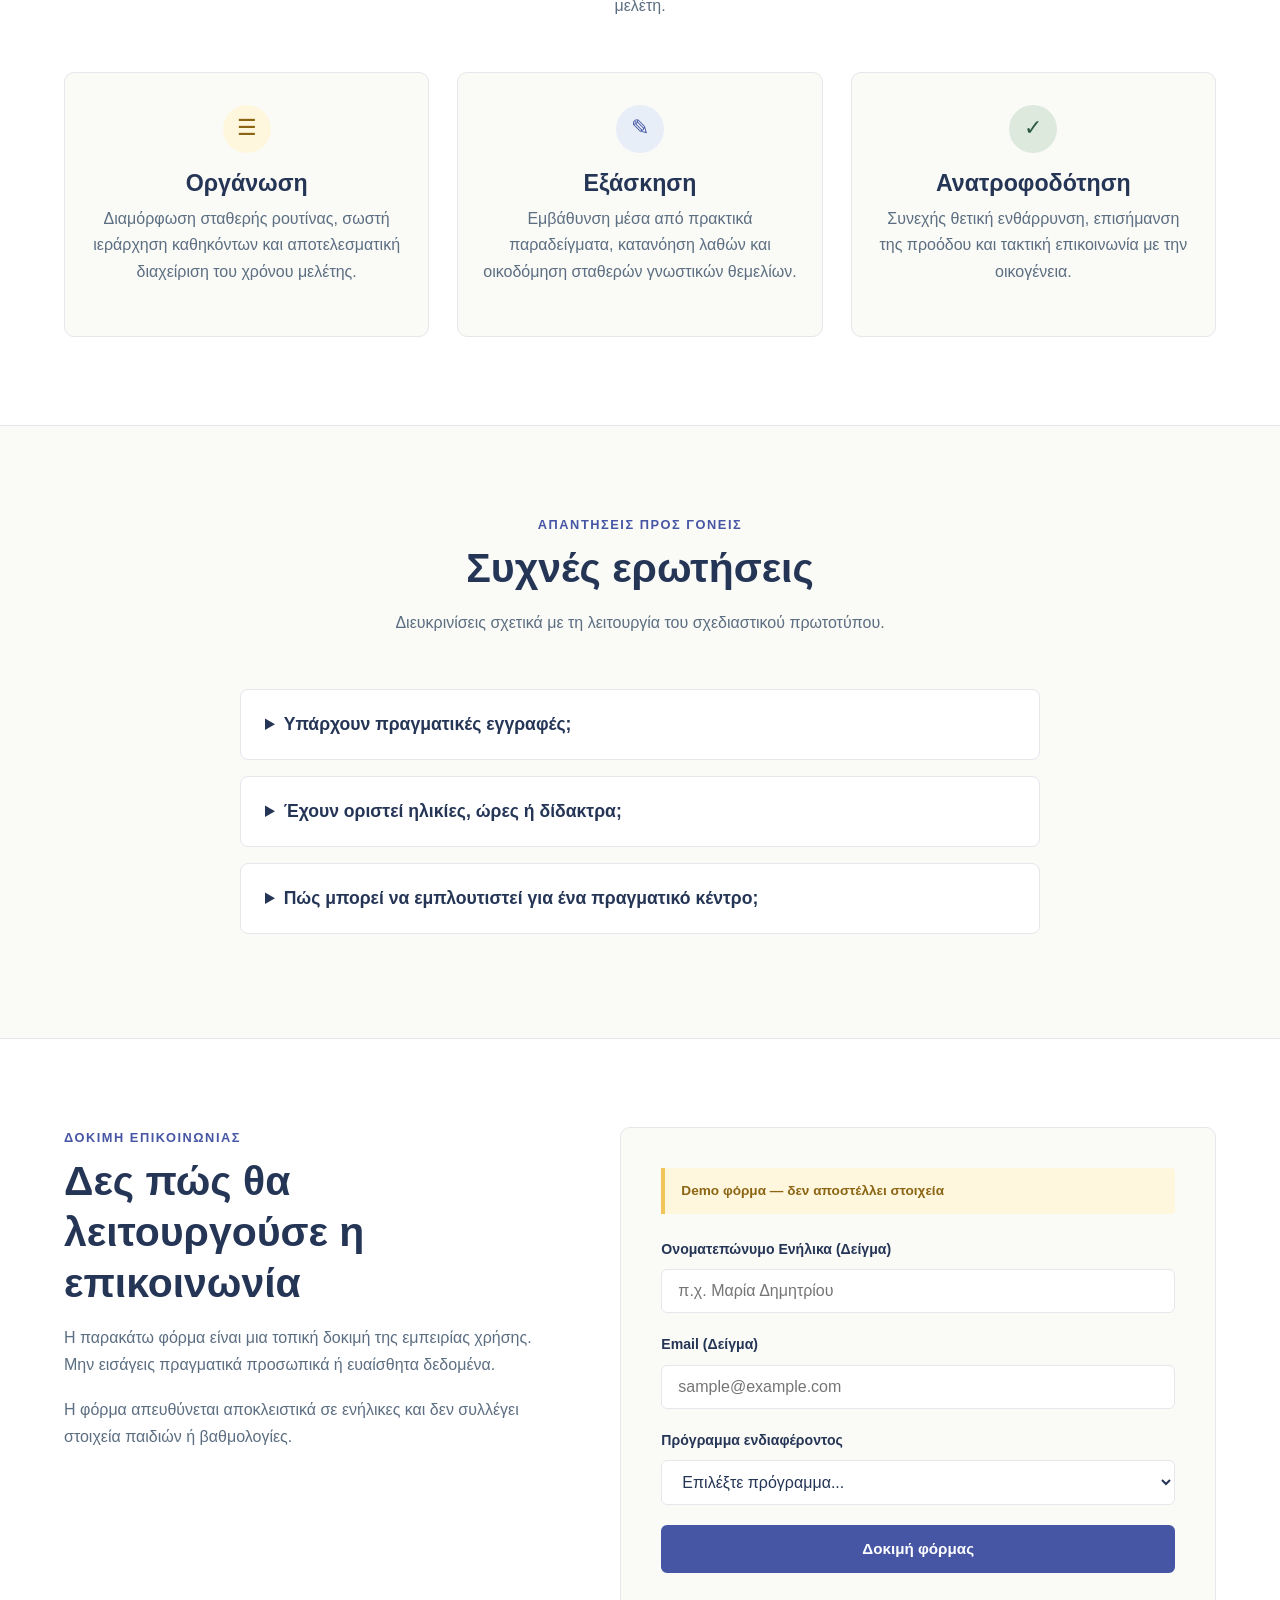
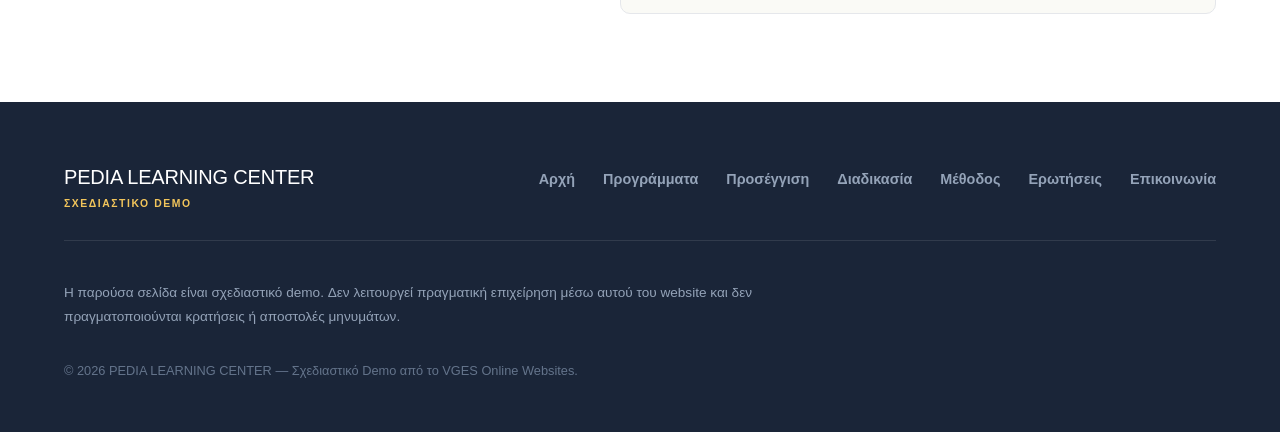
<file: 09-Pedia-Learning-Center/site/index.html>
<!DOCTYPE html>
<html lang="el">
<head>
  <meta charset="UTF-8">
  <meta name="viewport" content="width=device-width, initial-scale=1.0">
  <meta name="robots" content="noindex, follow">
  <title>PEDIA LEARNING CENTER — Σχεδιαστικό demo | VGES Online</title>
  <meta name="description" content="Προγράμματα, τρόπος προσέγγισης και επικοινωνία σε ένα φιλικό website concept εκπαιδευτικού κέντρου για μαθητές και γονείς.">
  <link rel="icon" type="image/svg+xml" href="favicon.svg">

  <!-- Open Graph -->
  <meta property="og:title" content="PEDIA LEARNING CENTER — Σχεδιαστικό demo | VGES Online">
  <meta property="og:description" content="Προγράμματα, τρόπος προσέγγισης και επικοινωνία σε ένα φιλικό website concept εκπαιδευτικού κέντρου για μαθητές και γονείς.">
  <meta property="og:image" content="images/og-preview.svg">
  <meta property="og:type" content="website">

  <!-- Twitter Card -->
  <meta name="twitter:card" content="summary_large_image">
  <meta name="twitter:title" content="PEDIA LEARNING CENTER — Σχεδιαστικό demo | VGES Online">
  <meta name="twitter:description" content="Προγράμματα, τρόπος προσέγγισης και επικοινωνία σε ένα φιλικό website concept εκπαιδευτικού κέντρου για μαθητές και γονείς.">
  <meta name="twitter:image" content="images/og-preview.svg">

  <link rel="stylesheet" href="css/style.css">
</head>
<body>
  <a class="skip-link" href="#mainContent">Μετάβαση στο περιεχόμενο</a>

  <!-- Header -->
  <header class="site-header">
    <div class="container header-container">
      <a href="#top" class="brand-wrapper" aria-label="PEDIA LEARNING CENTER Αρχική">
        <svg class="brand-logo" viewBox="0 0 48 48" fill="none" xmlns="http://www.w3.org/2000/svg" aria-hidden="true">
          <rect width="48" height="48" rx="10" fill="#4656A4"/>
          <path d="M24 16C21 13 15 13 11 14V34C15 33 21 33 24 36C27 33 33 33 37 34V14C33 13 27 13 24 16Z" fill="#FAFAF6"/>
          <line x1="24" y1="16" x2="24" y2="36" stroke="#4656A4" stroke-width="2"/>
          <circle cx="34" cy="12" r="4" fill="#F2C55B"/>
        </svg>
        <div class="brand-text">
          <span class="brand-title">PEDIA</span>
          <span class="brand-subtitle">LEARNING CENTER</span>
        </div>
        <span class="badge-demo">Σχεδιαστικό demo</span>
      </a>

      <button class="nav-toggle" aria-expanded="false" aria-controls="siteNav" aria-label="Άνοιγμα μενού πλοήγησης">
        <svg width="24" height="24" viewBox="0 0 24 24" fill="none" stroke="currentColor" stroke-width="2" stroke-linecap="round" aria-hidden="true">
          <line x1="3" y1="6" x2="21" y2="6"></line>
          <line x1="3" y1="12" x2="21" y2="12"></line>
          <line x1="3" y1="18" x2="21" y2="18"></line>
        </svg>
      </button>

      <nav class="site-nav" id="siteNav" aria-label="Κύρια πλοήγηση">
        <a href="#programs" class="nav-link">Προγράμματα</a>
        <a href="#about" class="nav-link">Προσέγγιση</a>
        <a href="#process" class="nav-link">Η διαδικασία</a>
        <a href="#learning" class="nav-link">Μέθοδος</a>
        <a href="#faq" class="nav-link">Ερωτήσεις</a>
        <a href="#contact" class="nav-link">Επικοινωνία</a>
      </nav>
    </div>
  </header>

  <main id="mainContent">
    <!-- Hero Section -->
    <section class="hero-section" id="top">
      <div class="container">
        <div class="hero-grid">
          <div class="hero-content">
            <span class="mono-tag">Εκπαιδευτικό Concept</span>
            <h1 class="hero-title">Κάθε βήμα στη μάθηση έχει σημασία.</h1>
            <p class="hero-lead">Προγράμματα, τρόπος προσέγγισης και επικοινωνία σε ένα φιλικό website concept εκπαιδευτικού κέντρου για μαθητές και γονείς.</p>
            <div class="hero-actions">
              <a href="#programs" class="btn btn-primary">Εξερεύνησε τα προγράμματα</a>
              <a href="#about" class="btn btn-secondary">Η φιλοσοφία μάθησης</a>
            </div>
          </div>
          <div class="hero-visual">
            <img class="hero-img" src="images/hero-learning.svg" alt="Εικονογράφηση χώρου μελέτης και βιβλίων μάθησης Pedia" width="800" height="600" fetchpriority="high">
          </div>
        </div>
      </div>
    </section>

    <!-- Programs Section -->
    <section class="programs-section" id="programs">
      <div class="container">
        <div class="section-header">
          <span class="mono-tag">Μαθησιακές Ενότητες</span>
          <h2>Εκπαιδευτικά Προγράμματα</h2>
          <p>Τέσσερις ολοκληρωμένες κατηγορίες προσαρμοσμένες στις ανάγκες καθημερινής μελέτης και γνωστικής ανάπτυξης.</p>
        </div>

        <div class="programs-grid">
          <article class="program-card">
            <span class="program-badge badge-study">ΟΡΓΑΝΩΣΗ ΡΟΥΤΙΝΑΣ</span>
            <h3>Καθημερινή μελέτη</h3>
            <p>Ενδεικτικό πρόγραμμα που αναδεικνύει την οργάνωση και τη σταθερή μαθησιακή ρουτίνα για τα μαθήματα της επόμενης ημέρας.</p>
          </article>

          <article class="program-card">
            <span class="program-badge badge-boost">ΓΝΩΣΤΙΚΗ ΕΜΒΑΘΥΝΣΗ</span>
            <h3>Ενίσχυση μαθημάτων</h3>
            <p>Σχεδιαστική παρουσίαση υποστήριξης σε επιλεγμένα γνωστικά αντικείμενα με έμφαση στην κατανόηση βασικών εννοιών.</p>
          </article>

          <article class="program-card">
            <span class="program-badge badge-lang">ΕΚΦΡΑΣΗ &amp; ΛΟΓΟΣ</span>
            <h3>Γλωσσική ανάπτυξη</h3>
            <p>Ενδεικτική θεματική μάθησης και έκφρασης, εμπλουτισμού λεξιλογίου και γραπτού λόγου, χωρίς υπόσχεση πιστοποίησης.</p>
          </article>

          <article class="program-card">
            <span class="program-badge badge-skills">ΜΕΘΟΔΟΛΟΓΙΑ</span>
            <h3>Δεξιότητες μάθησης</h3>
            <p>Πρόταση ενότητας για μεθόδους οργάνωσης, συστηματικής εξάσκησης, διαχείρισης χρόνου και εποικοδομητικής ανατροφοδότησης.</p>
          </article>
        </div>
      </div>
    </section>

    <!-- About Section -->
    <section class="about-section" id="about">
      <div class="container">
        <div class="about-grid">
          <div class="about-text">
            <span class="mono-tag">Η Προσέγγισή Μας</span>
            <h2>Χώρος για απορίες, ιδέες και πρόοδο.</h2>
            <p>Το Pedia Learning Center είναι ένα εκπαιδευτικό website concept που δίνει έμφαση στη σαφή παρουσίαση και στη φιλική πλοήγηση. Τα προγράμματα είναι ενδεικτικά και δεν αποτελούν ανακοίνωση λειτουργίας εκπαιδευτικού φορέα.</p>
            <p>Σχεδιάστηκε για να προσφέρει μια καθαρή ψηφιακή εικόνα σε μαθητές και γονείς, καθιστώντας τις πληροφορίες προσβάσιμες, κατανοητές και ευχάριστες στην ανάγνωση.</p>
          </div>
          <div class="about-visual">
            <img class="about-img" src="images/study-space.svg" alt="Απεικόνιση σύγχρονου χώρου μελέτης και βιβλιοθήκης" width="900" height="600" loading="lazy" decoding="async">
          </div>
        </div>
      </div>
    </section>

    <!-- Process Section -->
    <section class="process-section" id="process">
      <div class="container">
        <div class="section-header">
          <span class="mono-tag">Βήμα προς Βήμα</span>
          <h2>Η διαδικασία μάθησης</h2>
          <p>Μια προτεινόμενη ροή τριών σταδίων που θέτει στο επίκεντρο τον μαθητή και τη συνεργασία με την οικογένεια.</p>
        </div>

        <div class="process-grid">
          <div class="process-step">
            <div class="step-num">ΣΤΑΔΙΟ 01</div>
            <h3>Γνωριμία</h3>
            <p>Πρώτη επικοινωνία με τους γονείς, καταγραφή των μαθησιακών αναγκών και των καθημερινών συνηθειών μελέτης.</p>
          </div>

          <div class="process-step">
            <div class="step-num">ΣΤΑΔΙΟ 02</div>
            <h3>Στόχοι</h3>
            <p>Καθορισμός ρεαλιστικών στόχων και επιλογή του κατάλληλου προγράμματος υποστήριξης με σαφείς προσδοκίες.</p>
          </div>

          <div class="process-step">
            <div class="step-num">ΣΤΑΔΙΟ 03</div>
            <h3>Διαδρομή μάθησης</h3>
            <p>Συστηματική καθοδήγηση, σταθερό πρόγραμμα και τακτική ανατροφοδότηση για την πρόοδο του μαθητή.</p>
          </div>
        </div>
      </div>
    </section>

    <!-- Learning Framework Section -->
    <section class="learning-section" id="learning">
      <div class="container">
        <div class="section-header">
          <span class="mono-tag">Τρεις Πυλώνες</span>
          <h2>Μαθησιακό Πλαίσιο</h2>
          <p>Οι βασικές αρχές που υποστηρίζουν την καλλιέργεια αυτονομίας και αυτοπεποίθησης στη μελέτη.</p>
        </div>

        <div class="learning-grid">
          <div class="learning-card">
            <div class="learning-icon icon-amber" aria-hidden="true">&#9776;</div>
            <h3>Οργάνωση</h3>
            <p>Διαμόρφωση σταθερής ρουτίνας, σωστή ιεράρχηση καθηκόντων και αποτελεσματική διαχείριση του χρόνου μελέτης.</p>
          </div>

          <div class="learning-card">
            <div class="learning-icon icon-blue" aria-hidden="true">&#9998;</div>
            <h3>Εξάσκηση</h3>
            <p>Εμβάθυνση μέσα από πρακτικά παραδείγματα, κατανόηση λαθών και οικοδόμηση σταθερών γνωστικών θεμελίων.</p>
          </div>

          <div class="learning-card">
            <div class="learning-icon icon-green" aria-hidden="true">&#10003;</div>
            <h3>Ανατροφοδότηση</h3>
            <p>Συνεχής θετική ενθάρρυνση, επισήμανση της προόδου και τακτική επικοινωνία με την οικογένεια.</p>
          </div>
        </div>
      </div>
    </section>

    <!-- FAQ Section -->
    <section class="faq-section" id="faq">
      <div class="container">
        <div class="section-header">
          <span class="mono-tag">Απαντήσεις προς Γονείς</span>
          <h2>Συχνές ερωτήσεις</h2>
          <p>Διευκρινίσεις σχετικά με τη λειτουργία του σχεδιαστικού πρωτοτύπου.</p>
        </div>

        <div class="faq-wrapper">
          <details class="faq-item">
            <summary>Υπάρχουν πραγματικές εγγραφές;</summary>
            <p>Όχι. Η παρούσα σελίδα είναι demo και δεν διαχειρίζεται αιτήσεις ή θέσεις. Αποτελεί δείγμα σχεδίασης από το VGES Online.</p>
          </details>

          <details class="faq-item">
            <summary>Έχουν οριστεί ηλικίες, ώρες ή δίδακτρα;</summary>
            <p>Όχι. Αυτές οι πληροφορίες πρέπει να επιβεβαιωθούν από πραγματικό εκπαιδευτικό κέντρο πριν δημοσιευθούν επίσημα.</p>
          </details>

          <details class="faq-item">
            <summary>Πώς μπορεί να εμπλουτιστεί για ένα πραγματικό κέντρο;</summary>
            <p>Σε πραγματική υλοποίηση προστίθενται αναλυτικό ωρολόγιο πρόγραμμα, ενημερωτικό blog, πλατφόρμα επικοινωνίας γονέων και online φόρμα ενδιαφέροντος.</p>
          </details>
        </div>
      </div>
    </section>

    <!-- Contact Section -->
    <section class="contact-section" id="contact">
      <div class="container">
        <div class="contact-layout">
          <div class="contact-info">
            <span class="mono-tag">Δοκιμή Επικοινωνίας</span>
            <h2>Δες πώς θα λειτουργούσε η επικοινωνία</h2>
            <p>Η παρακάτω φόρμα είναι μια τοπική δοκιμή της εμπειρίας χρήσης. Μην εισάγεις πραγματικά προσωπικά ή ευαίσθητα δεδομένα.</p>
            <p>Η φόρμα απευθύνεται αποκλειστικά σε ενήλικες και δεν συλλέγει στοιχεία παιδιών ή βαθμολογίες.</p>
          </div>

          <div class="form-card">
            <div class="demo-banner">Demo φόρμα — δεν αποστέλλει στοιχεία</div>

            <form id="demoPediaForm" novalidate>
              <div class="form-group">
                <label for="parentName">Ονοματεπώνυμο Ενήλικα (Δείγμα)</label>
                <input type="text" id="parentName" class="form-control" placeholder="π.χ. Μαρία Δημητρίου" required>
              </div>

              <div class="form-group">
                <label for="parentEmail">Email (Δείγμα)</label>
                <input type="email" id="parentEmail" class="form-control" placeholder="sample@example.com" required>
              </div>

              <div class="form-group">
                <label for="programSelect">Πρόγραμμα ενδιαφέροντος</label>
                <select id="programSelect" class="form-control" required>
                  <option value="" disabled selected>Επιλέξτε πρόγραμμα...</option>
                  <option value="daily">Καθημερινή μελέτη</option>
                  <option value="reinforce">Ενίσχυση μαθημάτων</option>
                  <option value="language">Γλωσσική ανάπτυξη</option>
                  <option value="skills">Δεξιότητες μάθησης</option>
                  <option value="general">Γενική ενημέρωση</option>
                </select>
              </div>

              <button type="submit" class="btn btn-primary" style="width: 100%;">Δοκιμή φόρμας</button>
            </form>

            <div class="form-feedback" id="formFeedback" role="status" aria-live="polite">
              Η δοκιμή ολοκληρώθηκε τοπικά. Δεν στάλθηκε μήνυμα και δεν έγινε κράτηση.
            </div>
          </div>
        </div>
      </div>
    </section>
  </main>

  <!-- Footer -->
  <footer class="site-footer">
    <div class="container">
      <div class="footer-top">
        <div class="footer-brand">
          <span class="brand-title">PEDIA LEARNING CENTER</span>
          <span class="brand-subtitle">ΣΧΕΔΙΑΣΤΙΚΟ DEMO</span>
        </div>

        <nav class="footer-links" aria-label="Σύνδεσμοι υποσέλιδου">
          <a href="#top">Αρχή</a>
          <a href="#programs">Προγράμματα</a>
          <a href="#about">Προσέγγιση</a>
          <a href="#process">Διαδικασία</a>
          <a href="#learning">Μέθοδος</a>
          <a href="#faq">Ερωτήσεις</a>
          <a href="#contact">Επικοινωνία</a>
        </nav>
      </div>

      <p class="footer-disclaimer">
        Η παρούσα σελίδα είναι σχεδιαστικό demo. Δεν λειτουργεί πραγματική επιχείρηση μέσω αυτού του website και δεν πραγματοποιούνται κρατήσεις ή αποστολές μηνυμάτων.
      </p>

      <p class="footer-copy">
        &copy; 2026 PEDIA LEARNING CENTER &mdash; Σχεδιαστικό Demo από το VGES Online Websites.
      </p>
    </div>
  </footer>

  <script src="js/main.js" defer></script>
</body>
</html>
</file>
<file: 02-Mason-Elia/site/css/style.css>
/* ==========================================================================
   MASON ELIA — Premium Gastrobar & Hospitality Concept
   Design layer based on uiCookies Gusto.
   Customized by VGES Online for VGES-9-Websites Portfolio.
   
   Palette:
     Spruce   #172B25 · Pine #22362D · Pine-2 #2B4237
     Saffron  #E8A13C · Paprika #B44C32 · Bone #F3EBDD · Sage #5E6B60
   Typography:
     Georgia, serif (Headings & Wordmark)
     Arial, sans-serif (Body & UI)
   ========================================================================== */

:root {
  --spruce:       #172B25;
  --spruce-light: #1f372f;
  --pine:         #22362D;
  --pine-2:       #2b4338;
  --saffron:      #E8A13C;
  --saffron-deep: #cf8a28;
  --paprika:      #B44C32;
  --paprika-deep: #963d27;
  --bone:         #F3EBDD;
  --bone-2:       #E5DCCE;
  --sage:         #5E6B60;
  --sage-light:   #8E9E91;

  --ink:          #172B25;
  --ink-soft:     #384C42;
  --text-on-dark: #FFF9F1;

  --ff-display:   "Fraunces", Georgia, "Times New Roman", serif;
  --ff-body:      "Hanken Grotesk", Arial, -apple-system, BlinkMacSystemFont, "Segoe UI", Roboto, sans-serif;

  --radius:       6px;
  --radius-lg:    12px;
  --shadow:       0 18px 45px -20px rgba(23, 43, 37, .45);
  --shadow-soft:  0 10px 30px -18px rgba(23, 43, 37, .25);

  --container:    1200px;
  --ease:         cubic-bezier(.22, .61, .36, 1);
}

/* --------------------------------------------------------------- base */
* { box-sizing: border-box; }

html { scroll-behavior: smooth; }

body {
  margin: 0;
  font-family: var(--ff-body);
  font-size: 1.0625rem;
  line-height: 1.65;
  color: var(--ink);
  background: var(--bone);
  -webkit-font-smoothing: antialiased;
  text-rendering: optimizeLegibility;
  overflow-x: hidden;
}

h1, h2, h3, h4 {
  font-family: var(--ff-display);
  font-weight: 500;
  font-optical-sizing: auto;
  line-height: 1.15;
  letter-spacing: -0.01em;
  margin: 0 0 .5em;
}

p { margin: 0 0 1rem; }

a { color: inherit; text-decoration: none; transition: color .2s var(--ease); }

img { max-width: 100%; display: block; }

ul { margin: 0; padding: 0; list-style: none; }

.container-x {
  width: 100%;
  max-width: var(--container);
  margin-inline: auto;
  padding-inline: clamp(1.15rem, 4vw, 2.5rem);
}

/* Scroll-margin for smooth anchor scroll behind sticky header */
section[id], span[id], main [id] {
  scroll-margin-top: 80px;
}

/* ---------------------------------------------------- accessibility */
.skip-link {
  position: absolute;
  left: 1rem;
  top: -100px;
  z-index: 2000;
  background: var(--paprika);
  color: #fff;
  padding: .7rem 1.2rem;
  border-radius: var(--radius);
  font-weight: 600;
  transition: top .2s var(--ease);
}
.skip-link:focus { top: 1rem; }

:focus-visible {
  outline: 3px solid var(--saffron);
  outline-offset: 3px;
  border-radius: 2px;
}

.visually-hidden {
  position: absolute !important;
  width: 1px; height: 1px;
  padding: 0; margin: -1px;
  overflow: hidden; clip: rect(0 0 0 0);
  white-space: nowrap; border: 0;
}

/* ------------------------------------------------------- typography */
.eyebrow {
  display: inline-flex;
  align-items: center;
  gap: .6rem;
  font-family: var(--ff-body);
  font-size: .8rem;
  font-weight: 700;
  letter-spacing: .18em;
  text-transform: uppercase;
  color: var(--saffron-deep);
  margin-bottom: 1.1rem;
}
.eyebrow::before {
  content: "";
  display: inline-block;
  width: 18px; height: 2px;
  background: currentColor;
}
.eyebrow.is-centered::before { display: none; }
.eyebrow.on-dark { color: var(--saffron); }

.section-head {
  max-width: 760px;
  margin-bottom: clamp(2.5rem, 5vw, 4rem);
}
.section-head.is-centered {
  margin-inline: auto;
  text-align: center;
}
.section-title {
  font-size: clamp(2rem, 4.2vw, 3.2rem);
  font-weight: 500;
}
.section-lead {
  font-size: clamp(1.05rem, 1.8vw, 1.2rem);
  color: var(--ink-soft);
  margin: 0;
}
.on-dark .section-lead { color: var(--sage-light); }

/* --------------------------------------------------------- buttons */
.btn-x {
  display: inline-flex;
  align-items: center;
  gap: .65rem;
  font-family: var(--ff-body);
  font-size: .92rem;
  font-weight: 700;
  letter-spacing: .04em;
  padding: .85rem 1.7rem;
  border-radius: 999px;
  cursor: pointer;
  border: 1.5px solid transparent;
  transition: all .25s var(--ease);
  min-height: 46px;
}
.btn-x svg { width: 18px; height: 18px; }

.btn-primary-x {
  background: var(--paprika);
  color: #fff;
}
.btn-primary-x:hover {
  background: var(--paprika-deep);
  color: #fff;
  transform: translateY(-2px);
  box-shadow: 0 8px 24px -8px rgba(180, 76, 50, .55);
}

.btn-outline-x {
  background: transparent;
  border-color: rgba(23, 43, 37, .28);
  color: var(--ink);
}
.btn-outline-x:hover {
  border-color: var(--ink);
  transform: translateY(-2px);
}
.btn-outline-x.on-dark {
  border-color: rgba(245, 240, 230, .35);
  color: var(--bone);
}
.btn-outline-x.on-dark:hover {
  border-color: var(--bone);
  background: rgba(245, 240, 230, .08);
}

.btn-gold {
  background: var(--saffron);
  color: var(--spruce);
}
.btn-gold:hover {
  background: #f0af52;
  color: var(--spruce);
  transform: translateY(-2px);
  box-shadow: 0 8px 24px -8px rgba(232, 161, 60, .5);
}

.link-arrow {
  display: inline-flex;
  align-items: center;
  gap: .45rem;
  font-weight: 700;
  color: var(--paprika);
}
.link-arrow svg { width: 18px; height: 18px; transition: transform .2s var(--ease); }
.link-arrow:hover svg { transform: translateX(4px); }

/* ---------------------------------------------------------- header */
.site-header {
  position: fixed;
  top: 0; left: 0; right: 0;
  z-index: 1000;
  padding: 1.2rem 0;
  transition: padding .3s var(--ease), background .3s var(--ease), box-shadow .3s var(--ease);
}
.site-header.is-stuck {
  background: rgba(23, 43, 37, .94);
  backdrop-filter: blur(10px);
  padding: .75rem 0;
  box-shadow: 0 10px 30px -15px rgba(0,0,0,.5);
}
.header-inner {
  display: flex;
  align-items: center;
  justify-content: space-between;
}
.brand {
  display: inline-flex;
  align-items: center;
  gap: .65rem;
  color: var(--bone);
}
.brand-mark {
  width: 34px; height: 34px;
  color: var(--saffron);
  flex: none;
}
.brand-text {
  font-family: var(--ff-display);
  font-size: 1.35rem;
  font-weight: 700;
  letter-spacing: .06em;
  color: #fff;
}
.demo-badge {
  display: inline-block;
  font-family: var(--ff-body);
  font-size: .6875rem;
  font-weight: 600;
  letter-spacing: .06em;
  text-transform: uppercase;
  background: rgba(232, 161, 60, .16);
  color: var(--saffron);
  border: 1px solid rgba(232, 161, 60, .45);
  padding: .2rem .55rem;
  border-radius: 999px;
  line-height: 1.2;
}

.primary-nav ul {
  display: flex;
  align-items: center;
  gap: clamp(1.2rem, 2.5vw, 2.2rem);
}
.primary-nav a {
  font-size: .95rem;
  font-weight: 600;
  color: rgba(245, 240, 230, .85);
  position: relative;
  padding: .3rem 0;
}
.primary-nav a::after {
  content: "";
  position: absolute;
  left: 0; right: 0; bottom: 0;
  height: 2px;
  background: var(--saffron);
  transform: scaleX(0);
  transform-origin: right;
  transition: transform .25s var(--ease);
}
.primary-nav a:hover,
.primary-nav a.is-active { color: var(--bone); }
.primary-nav a:hover::after,
.primary-nav a.is-active::after {
  transform: scaleX(1);
  transform-origin: left;
}

.header-cta {
  display: flex;
  align-items: center;
  gap: .8rem;
}
.header-cta .btn-x { padding: .65rem 1.3rem; font-size: .86rem; min-height: 40px; }

.nav-toggle {
  display: none;
  background: transparent;
  border: none;
  color: var(--bone);
  padding: .5rem;
  cursor: pointer;
  align-items: center;
  justify-content: center;
}
.nav-toggle svg { width: 26px; height: 26px; }
.nav-toggle .icon-close { display: none; }
.primary-nav.is-open ~ .header-cta .nav-toggle .icon-open { display: none; }
.primary-nav.is-open ~ .header-cta .nav-toggle .icon-close { display: block; }

/* ------------------------------------------------------------ hero */
.hero {
  position: relative;
  min-height: 100vh;
  display: flex;
  align-items: center;
  color: var(--bone);
  padding: 8rem 0 5rem;
  overflow: hidden;
}
.hero__bg {
  position: absolute;
  inset: 0;
  z-index: 0;
}
.hero__bg img {
  width: 100%; height: 100%;
  object-fit: cover;
  object-position: center;
}
.hero__bg::after {
  content: "";
  position: absolute;
  inset: 0;
  background: linear-gradient(180deg, rgba(23, 43, 37, .72) 0%, rgba(23, 43, 37, .9) 100%);
  z-index: 1;
}
.hero__inner {
  position: relative;
  z-index: 2;
  max-width: 820px;
}
.hero h1 {
  font-size: clamp(2.3rem, 5.2vw, 4.4rem);
  font-weight: 500;
  line-height: 1.08;
  margin-bottom: 1.4rem;
  letter-spacing: -0.02em;
}
.hero h1 em {
  font-style: italic;
  color: var(--saffron);
}
.hero__sub {
  font-size: clamp(1.1rem, 2vw, 1.3rem);
  line-height: 1.6;
  color: rgba(245, 240, 230, .9);
  max-width: 58ch;
  margin-bottom: 2.2rem;
}
.hero__actions {
  display: flex;
  flex-wrap: wrap;
  gap: 1rem;
  margin-bottom: 3rem;
}
.hero__facts {
  display: flex;
  flex-wrap: wrap;
  gap: 1.5rem 2.5rem;
  padding-top: 2rem;
  border-top: 1px solid rgba(245, 240, 230, .18);
}
.hero__fact {
  display: inline-flex;
  align-items: center;
  gap: .65rem;
  font-size: .95rem;
  color: rgba(245, 240, 230, .85);
}
.hero__fact svg { width: 20px; height: 20px; color: var(--saffron); flex: none; }
.hero__fact strong { color: var(--bone); font-weight: 700; }

.scroll-cue {
  position: absolute;
  left: 50%; bottom: 2rem;
  transform: translateX(-50%);
  z-index: 2;
  display: flex;
  flex-direction: column;
  align-items: center;
  gap: .5rem;
  font-size: .72rem;
  letter-spacing: .2em;
  text-transform: uppercase;
  color: rgba(245, 240, 230, .6);
}
.scroll-cue .cue-line {
  width: 1px; height: 38px;
  background: rgba(245, 240, 230, .25);
  position: relative;
  overflow: hidden;
}
.scroll-cue .cue-line::after {
  content: "";
  position: absolute;
  top: 0; left: 0; right: 0; height: 50%;
  background: var(--saffron);
  animation: cueDrop 2s cubic-bezier(.77,0,.175,1) infinite;
}
@keyframes cueDrop {
  0% { transform: translateY(-100%); }
  100% { transform: translateY(200%); }
}

/* ----------------------------------------------------------- about */
.section {
  padding: clamp(4.5rem, 8vw, 7.5rem) 0;
}
.section--dark {
  background: var(--spruce);
  color: var(--bone);
}
.section--pine {
  background: var(--pine);
  color: var(--bone);
}
.on-dark { color: var(--bone); }

.about-grid {
  display: grid;
  grid-template-columns: 1fr 1.15fr;
  gap: clamp(2.5rem, 6vw, 5rem);
  align-items: center;
}
.about-media {
  position: relative;
  border-radius: var(--radius-lg);
  overflow: visible;
}
.about-media img {
  width: 100%;
  border-radius: var(--radius-lg);
  box-shadow: var(--shadow);
  aspect-ratio: 3 / 4;
  object-fit: cover;
}
.about-media .stamp {
  position: absolute;
  right: -24px; bottom: -24px;
  width: 130px; height: 130px;
  border-radius: 999px;
  background: var(--saffron);
  color: var(--spruce);
  display: flex;
  flex-direction: column;
  align-items: center;
  justify-content: center;
  text-align: center;
  box-shadow: var(--shadow);
  transform: rotate(-8deg);
  border: 4px solid var(--bone);
  padding: .5rem;
}
.stamp .stamp-num {
  font-family: var(--ff-display);
  font-size: 1.25rem;
  font-weight: 700;
  line-height: 1;
}
.stamp .stamp-label {
  font-size: .62rem;
  font-weight: 700;
  letter-spacing: .12em;
  text-transform: uppercase;
  line-height: 1.2;
  margin-top: .2rem;
}

.about-body h2 {
  font-size: clamp(2rem, 3.8vw, 3rem);
  margin-bottom: 1.3rem;
}
.about-body p {
  color: var(--ink-soft);
  font-size: 1.05rem;
  line-height: 1.7;
}
.about-stats {
  display: grid;
  grid-template-columns: repeat(3, 1fr);
  gap: 1.2rem;
  margin: 2.2rem 0;
  padding: 1.6rem 0;
  border-block: 1px solid rgba(23, 43, 37, .12);
}
.about-stats .num {
  font-family: var(--ff-display);
  font-size: 2.2rem;
  color: var(--paprika);
  line-height: 1;
  font-weight: 700;
}
.about-stats .lbl {
  font-size: .82rem;
  color: var(--sage);
  margin-top: .4rem;
  line-height: 1.3;
}
.signature {
  margin-top: 1.5rem;
}
.sig-name {
  font-family: var(--ff-display);
  font-size: 1.3rem;
  color: var(--ink);
  font-weight: 600;
}
.sig-role {
  font-size: .85rem;
  color: var(--sage);
  letter-spacing: .08em;
  text-transform: uppercase;
}

/* ------------------------------------------------------------ menu */
.menu-tabs {
  display: flex;
  justify-content: center;
  flex-wrap: wrap;
  gap: .6rem;
  margin-bottom: 3rem;
  border: none;
}
.menu-tabs .nav-link {
  background: transparent;
  color: rgba(245, 240, 230, .75);
  border: 1px solid rgba(245, 240, 230, .2);
  border-radius: 999px;
  padding: .65rem 1.6rem;
  display: inline-flex;
  align-items: center;
  gap: .55rem;
  transition: all .25s var(--ease);
  cursor: pointer;
}
.menu-tabs .nav-link svg { width: 18px; height: 18px; }
.menu-tabs .nav-link:hover {
  color: var(--bone);
  border-color: rgba(232, 161, 60, .6);
}
.menu-tabs .nav-link.active {
  background: var(--saffron);
  color: var(--spruce);
  border-color: var(--saffron);
  font-weight: 700;
}

.menu-grid {
  display: grid;
  grid-template-columns: 1fr 1fr;
  gap: 1.4rem 3.5rem;
  max-width: 980px;
  margin-inline: auto;
}
.dish { padding: .4rem 0; }
.dish-head {
  display: flex;
  align-items: baseline;
  gap: .4rem;
}
.dish-name {
  font-family: var(--ff-display);
  font-size: 1.3rem;
  font-weight: 500;
  color: var(--bone);
  margin: 0;
  display: inline-flex;
  align-items: baseline;
  gap: .5rem;
}
.dish-tag {
  font-family: var(--ff-body);
  font-size: .62rem;
  font-weight: 700;
  letter-spacing: .1em;
  text-transform: uppercase;
  padding: .2rem .45rem;
  border-radius: 3px;
  transform: translateY(-2px);
}
.dish-tag--pick { background: var(--paprika); color: #fff; }
.dish-tag--veg  { background: rgba(232,161,60,.18); color: var(--saffron); border: 1px solid rgba(232,161,60,.5); }
.dish-dots {
  flex: 1 1 auto;
  border-bottom: 2px dotted rgba(245, 240, 230, .25);
  transform: translateY(-.28em);
  min-width: 20px;
}
.dish-label {
  font-family: var(--ff-body);
  font-size: .85rem;
  color: var(--saffron);
  font-weight: 700;
  letter-spacing: .08em;
  text-transform: uppercase;
  white-space: nowrap;
}
.dish-desc {
  color: var(--sage-light);
  font-size: .98rem;
  margin: .4rem 0 0;
  max-width: 44ch;
  line-height: 1.6;
}

.menu-note {
  text-align: center;
  margin-top: 3.5rem;
  color: var(--sage-light);
  font-size: .95rem;
  max-width: 64ch;
  margin-inline: auto;
  line-height: 1.6;
}
.menu-note .link-arrow {
  color: var(--saffron);
  margin-top: .8rem;
  display: inline-flex;
}
.menu-note .link-arrow:hover { color: #f0af52; }

/* ---------------------------------------------- signature features */
.signature-grid {
  display: grid;
  grid-template-columns: 1fr 1fr;
  gap: clamp(1.8rem, 4vw, 3rem);
}
.signature-card {
  background: #fff;
  border-radius: var(--radius-lg);
  padding: clamp(2rem, 4.5vw, 3rem);
  box-shadow: var(--shadow-soft);
  border-left: 4px solid var(--paprika);
  display: flex;
  flex-direction: column;
  justify-content: space-between;
}
.sig-badge {
  display: inline-block;
  font-size: .75rem;
  font-weight: 700;
  letter-spacing: .12em;
  text-transform: uppercase;
  color: var(--paprika);
  margin-bottom: .8rem;
}
.sig-title {
  font-size: clamp(1.35rem, 2.5vw, 1.8rem);
  margin-bottom: 1rem;
  color: var(--ink);
  line-height: 1.25;
}
.sig-text {
  color: var(--ink-soft);
  font-size: 1.02rem;
  line-height: 1.65;
  margin-bottom: 1.4rem;
}
.sig-points {
  display: grid;
  gap: .6rem;
  padding-top: 1rem;
  border-top: 1px solid rgba(23, 43, 37, .08);
}
.sig-points li {
  display: flex;
  align-items: center;
  gap: .6rem;
  font-size: .92rem;
  font-weight: 600;
  color: var(--ink);
}
.sig-points .dot {
  width: 8px; height: 8px;
  border-radius: 999px;
  background: var(--saffron);
  flex: none;
}

/* --------------------------------------------------------- gallery */
.gallery-grid {
  display: grid;
  grid-template-columns: repeat(4, 1fr);
  grid-auto-rows: 210px;
  gap: 1rem;
}
.gallery-item {
  position: relative;
  overflow: hidden;
  border-radius: var(--radius-lg);
  cursor: pointer;
  background: var(--pine);
}
.gallery-item:nth-child(1) { grid-column: span 2; grid-row: span 2; }
.gallery-item:nth-child(6) { grid-column: span 2; }
.gallery-item img {
  width: 100%; height: 100%;
  object-fit: cover;
  transition: transform .6s var(--ease);
}
.gallery-item:hover img { transform: scale(1.06); }
.gallery-item::after {
  content: "";
  position: absolute; inset: 0;
  background: linear-gradient(180deg, rgba(23,43,37,0) 45%, rgba(23,43,37,.85) 100%);
  opacity: .55;
  transition: opacity .35s var(--ease);
}
.gallery-item:hover::after { opacity: .85; }
.gallery-cap {
  position: absolute;
  left: 1.2rem; bottom: 1.1rem;
  z-index: 2;
  color: var(--bone);
  transform: translateY(8px);
  opacity: 0;
  transition: all .35s var(--ease);
}
.gallery-item:hover .gallery-cap { transform: translateY(0); opacity: 1; }
.gallery-cap .cap-kicker {
  font-size: .7rem;
  letter-spacing: .18em;
  text-transform: uppercase;
  color: var(--saffron);
  display: block;
}
.gallery-cap .cap-title {
  font-family: var(--ff-display);
  font-size: 1.2rem;
  font-weight: 500;
}

/* Lightbox */
.lightbox {
  position: fixed;
  inset: 0;
  z-index: 2000;
  background: rgba(14, 25, 21, .94);
  display: none;
  align-items: center;
  justify-content: center;
  padding: 1.5rem;
}
.lightbox.is-open { display: flex; }
.lightbox img {
  max-width: min(92vw, 1000px);
  max-height: 86vh;
  border-radius: var(--radius-lg);
  box-shadow: var(--shadow);
}
.lightbox-close {
  position: absolute;
  top: 1.4rem; right: 1.4rem;
  width: 48px; height: 48px;
  border-radius: 999px;
  border: 2px solid rgba(245,240,230,.4);
  background: transparent;
  color: var(--bone);
  cursor: pointer;
  display: grid; place-content: center;
}
.lightbox-close svg { width: 22px; height: 22px; }

/* ------------------------------------------------------------- FAQ */
.faq-grid {
  display: grid;
  grid-template-columns: repeat(3, 1fr);
  gap: 1.8rem;
}
.faq-card {
  background: #fff;
  border-radius: var(--radius-lg);
  padding: 2rem;
  box-shadow: var(--shadow-soft);
  border-top: 3px solid var(--saffron);
}
.faq-icon {
  width: 44px; height: 44px;
  border-radius: 999px;
  background: rgba(232, 161, 60, .14);
  color: var(--saffron-deep);
  display: grid; place-content: center;
  margin-bottom: 1.2rem;
}
.faq-icon svg { width: 22px; height: 22px; }
.faq-q {
  font-size: 1.2rem;
  margin-bottom: .6rem;
  color: var(--ink);
  font-weight: 600;
}
.faq-a {
  color: var(--ink-soft);
  font-size: .98rem;
  line-height: 1.6;
  margin: 0;
}

/* --------------------------------------------- contact & demo form */
.reserve-grid {
  display: grid;
  grid-template-columns: .85fr 1.15fr;
  gap: clamp(2rem, 5vw, 4rem);
  align-items: center;
}
.reserve-aside h2 { font-size: clamp(2rem, 4.4vw, 3.2rem); }
.reserve-aside p { color: var(--sage-light); max-width: 42ch; line-height: 1.65; }
.reserve-contacts { margin-top: 2rem; display: grid; gap: 1.2rem; }
.reserve-contact { display: flex; align-items: flex-start; gap: .9rem; }
.reserve-contact svg { width: 22px; height: 22px; color: var(--saffron); flex: none; margin-top: 2px; }
.reserve-contact .rc-label { font-size: .78rem; letter-spacing: .12em; text-transform: uppercase; color: var(--sage-light); }
.reserve-contact .rc-value { font-family: var(--ff-body); font-weight: 600; font-size: 1.05rem; color: var(--bone); }

.reserve-card {
  background: var(--bone);
  color: var(--ink);
  border-radius: var(--radius-lg);
  padding: clamp(1.6rem, 3.5vw, 2.6rem);
  box-shadow: var(--shadow);
}
.demo-form-badge {
  display: inline-flex;
  align-items: center;
  gap: .5rem;
  background: rgba(232, 161, 60, .18);
  border: 1px solid rgba(232, 161, 60, .55);
  color: #8a5a12;
  padding: .45rem .85rem;
  border-radius: 999px;
  font-size: .78rem;
  font-weight: 700;
  text-transform: uppercase;
  letter-spacing: .06em;
  margin-bottom: 1rem;
}
.demo-form-badge svg { width: 16px; height: 16px; flex: none; }
.reserve-card h3 { font-size: 1.5rem; margin-bottom: .4rem; }
.reserve-card-sub { color: var(--sage); font-size: .92rem; margin-bottom: 1.3rem; }

.form-row {
  display: grid;
  grid-template-columns: 1fr 1fr;
  gap: 1rem;
}
.field { margin-bottom: 1.1rem; }
.field label {
  display: block;
  font-size: .78rem;
  font-weight: 700;
  letter-spacing: .08em;
  text-transform: uppercase;
  color: var(--sage);
  margin-bottom: .45rem;
}
.field-opt { font-weight: normal; font-size: .85em; text-transform: none; color: var(--sage); }
.field input,
.field select,
.field textarea {
  width: 100%;
  font-family: var(--ff-body);
  font-size: 1rem;
  color: var(--ink);
  background: #fff;
  border: 1.5px solid rgba(23, 43, 37, .16);
  border-radius: var(--radius);
  padding: .8rem .9rem;
  transition: border-color .2s var(--ease), box-shadow .2s var(--ease);
}
.field textarea { min-height: 96px; resize: vertical; }
.field input:focus,
.field select:focus,
.field textarea:focus {
  outline: none;
  border-color: var(--paprika);
  box-shadow: 0 0 0 3px rgba(180, 76, 50, .16);
}
.field.has-error input,
.field.has-error select,
.field.has-error textarea { border-color: var(--paprika); background: #fdf3f0; }
.field .err {
  display: none;
  color: var(--paprika-deep);
  font-size: .82rem;
  margin-top: .4rem;
  font-weight: 600;
}
.field.has-error .err { display: block; }

.form-status {
  display: none;
  align-items: center;
  gap: .7rem;
  background: rgba(232, 161, 60, .18);
  border: 1px solid rgba(232, 161, 60, .6);
  color: #7a4e0f;
  padding: .9rem 1rem;
  border-radius: var(--radius);
  font-weight: 600;
  margin-bottom: 1.2rem;
  line-height: 1.4;
}
.form-status.is-visible { display: flex; }
.form-status svg { width: 22px; height: 22px; color: var(--saffron-deep); flex: none; }

/* ---------------------------------------------------------- footer */
.site-footer {
  background: var(--spruce);
  color: var(--bone);
  padding-top: clamp(3.5rem, 7vw, 5.5rem);
}
.footer-top {
  display: grid;
  grid-template-columns: 1.5fr 1fr 1fr 1.3fr;
  gap: 2.5rem;
  padding-bottom: 3rem;
  border-bottom: 1px solid rgba(245, 240, 230, .12);
}
.footer-brand .brand { margin-bottom: 1rem; }
.footer-disclaimer {
  color: var(--sage-light);
  font-size: .92rem;
  line-height: 1.6;
  max-width: 38ch;
  margin-top: .8rem;
}
.footer-col h4 {
  font-family: var(--ff-body);
  font-size: .8rem;
  font-weight: 700;
  letter-spacing: .16em;
  text-transform: uppercase;
  color: var(--saffron);
  margin-bottom: 1.2rem;
}
.footer-col ul { display: grid; gap: .7rem; }
.footer-col a { color: rgba(245, 240, 230, .85); font-size: .95rem; }
.footer-col a:hover { color: var(--saffron); }
.footer-meta-item { color: rgba(245, 240, 230, .7); font-size: .92rem; }
.footer-author-text { color: var(--sage-light); font-size: .92rem; line-height: 1.6; margin-bottom: 1rem; }

.footer-bottom {
  display: flex;
  flex-wrap: wrap;
  justify-content: space-between;
  align-items: center;
  gap: 1rem;
  padding: 1.6rem 0 2rem;
  font-size: .88rem;
  color: var(--sage-light);
}
.footer-bottom a { color: var(--saffron); text-decoration: underline; text-underline-offset: 3px; }
.footer-bottom a:hover { color: #f0af52; }

/* ------------------------------------------------- back to top */
.to-top {
  position: fixed;
  right: 1.4rem; bottom: 1.4rem;
  width: 50px; height: 50px;
  border-radius: 999px;
  background: var(--paprika);
  color: #fff;
  border: none;
  cursor: pointer;
  display: grid; place-content: center;
  opacity: 0;
  visibility: hidden;
  transform: translateY(12px);
  transition: all .3s var(--ease);
  z-index: 900;
  box-shadow: var(--shadow-soft);
}
.to-top.is-visible { opacity: 1; visibility: visible; transform: translateY(0); }
.to-top:hover { background: var(--paprika-deep); }
.to-top svg { width: 22px; height: 22px; }

/* ------------------------------------------------- scroll reveal */
.reveal {
  opacity: 0;
  transform: translateY(26px);
  transition: opacity .7s var(--ease), transform .7s var(--ease);
  will-change: opacity, transform;
}
.reveal.is-in { opacity: 1; transform: none; }
.reveal[data-delay="1"] { transition-delay: .1s; }
.reveal[data-delay="2"] { transition-delay: .2s; }
.reveal[data-delay="3"] { transition-delay: .3s; }

/* ------------------------------------------------------ responsive */
@media (max-width: 992px) {
  .about-grid { grid-template-columns: 1fr; }
  .about-media { max-width: 440px; margin-inline: auto; }
  .about-media .stamp { width: 110px; height: 110px; right: -12px; bottom: -12px; }
  .reserve-grid { grid-template-columns: 1fr; }
  .signature-grid { grid-template-columns: 1fr; }
  .faq-grid { grid-template-columns: 1fr; }
  .footer-top { grid-template-columns: 1fr 1fr; }
  .footer-brand { grid-column: span 2; }
}

@media (max-width: 820px) {
  .primary-nav {
    position: fixed;
    inset: 0 0 0 auto;
    width: min(82vw, 340px);
    background: var(--spruce);
    padding: 6rem 2rem 2rem;
    transform: translateX(100%);
    transition: transform .35s var(--ease);
    box-shadow: -20px 0 50px -20px rgba(0,0,0,.6);
    z-index: 999;
  }
  .primary-nav.is-open { transform: translateX(0); }
  .primary-nav ul { flex-direction: column; align-items: flex-start; gap: 1.4rem; }
  .primary-nav a { font-size: 1.15rem; }
  .nav-toggle { display: inline-flex; z-index: 1001; }
  .header-cta .btn-x { display: none; }
  .nav-backdrop {
    position: fixed; inset: 0;
    background: rgba(14, 25, 21, .7);
    opacity: 0; visibility: hidden;
    transition: opacity .3s var(--ease);
    z-index: 998;
  }
  .nav-backdrop.is-open { opacity: 1; visibility: visible; }
}

@media (max-width: 720px) {
  .menu-grid { grid-template-columns: 1fr; gap: 1.2rem; }
  .gallery-grid { grid-template-columns: repeat(2, 1fr); grid-auto-rows: 160px; }
  .gallery-item:nth-child(1) { grid-column: span 2; grid-row: span 2; }
  .gallery-item:nth-child(6) { grid-column: span 2; }
  .form-row { grid-template-columns: 1fr; }
  .about-stats { grid-template-columns: 1fr 1fr; }
  .hero { min-height: 92vh; }
  .scroll-cue { display: none; }
}

@media (max-width: 480px) {
  .about-media .stamp { right: 0; bottom: -12px; }
  .footer-top { grid-template-columns: 1fr; }
  .footer-brand { grid-column: span 1; }
  .hero__facts { gap: .8rem 1.2rem; }
  .brand-text { font-size: 1.15rem; }
  .demo-badge { font-size: .6rem; padding: .15rem .45rem; }
}

/* ------------------------------------------------- reduced motion */
@media (prefers-reduced-motion: reduce) {
  html { scroll-behavior: auto; }
  *, *::before, *::after {
    animation-duration: .001ms !important;
    animation-iteration-count: 1 !important;
    transition-duration: .001ms !important;
  }
  .reveal { opacity: 1; transform: none; }
  .scroll-cue .cue-line::after { display: none; }
}
</file>
<file: 05-Areti-Medical/site/css/style.css>
/* ARETI MEDICAL — Reassuring Healthcare Information Stylesheet */
:root {
  --bg-primary: #F6FAF8;
  --bg-surface: #FFFFFF;
  --bg-soft: #E3EEE7;
  --text-title: #193D35;
  --text-primary: #2C3E37;
  --text-muted: #5E756C;
  --primary: #286957;
  --primary-hover: #1E5042;
  --accent: #3A8A73;
  --border-subtle: #D5E5DC;
  --border-card: rgba(25, 61, 53, 0.1);
  --font-brand: Georgia, "Times New Roman", serif;
  --font-body: Arial, -apple-system, BlinkMacSystemFont, "Segoe UI", Roboto, sans-serif;
  --font-mono: "Courier New", Courier, monospace;
  --container-max: 1200px;
  --header-height: 80px;
  --transition: all 0.25s ease;
}

*, *::before, *::after {
  box-sizing: border-box;
  margin: 0;
  padding: 0;
}

html {
  scroll-behavior: smooth;
  font-size: 16px;
  background-color: var(--bg-primary);
  color: var(--text-primary);
}

body {
  font-family: var(--font-body);
  line-height: 1.65;
  color: var(--text-primary);
  background-color: var(--bg-primary);
  -webkit-font-smoothing: antialiased;
}

/* Accessibility */
.skip-link {
  position: absolute;
  top: -40px;
  left: 10px;
  background: var(--primary);
  color: #FFFFFF;
  padding: 8px 16px;
  z-index: 1000;
  text-decoration: none;
  font-family: var(--font-mono);
  font-size: 0.85rem;
  transition: top 0.2s ease;
}
.skip-link:focus {
  top: 10px;
}

:focus-visible {
  outline: 2px solid var(--primary);
  outline-offset: 3px;
}

/* Typography */
h1, h2, h3, h4 {
  color: var(--text-title);
  font-weight: 700;
  line-height: 1.25;
}

h1 {
  font-size: clamp(2.3rem, 5vw, 4rem);
  letter-spacing: -0.01em;
}

h2 {
  font-size: clamp(1.8rem, 3.5vw, 2.6rem);
  margin-bottom: 1.25rem;
}

h3 {
  font-size: clamp(1.2rem, 2vw, 1.45rem);
  margin-bottom: 0.5rem;
}

p {
  margin-bottom: 1.25rem;
}

.section-tag {
  font-family: var(--font-mono);
  font-size: 0.8rem;
  letter-spacing: 0.1em;
  text-transform: uppercase;
  color: var(--primary);
  display: block;
  margin-bottom: 8px;
}

/* Container */
.container {
  width: 100%;
  max-width: var(--container-max);
  margin: 0 auto;
  padding: 0 24px;
}

/* Section Common */
section {
  padding: 88px 0;
  scroll-margin-top: var(--header-height);
}

/* Buttons */
.btn {
  display: inline-flex;
  align-items: center;
  justify-content: center;
  min-height: 48px;
  min-width: 48px;
  padding: 12px 28px;
  font-size: 0.95rem;
  font-weight: 600;
  text-decoration: none;
  cursor: pointer;
  transition: var(--transition);
  border: 1px solid transparent;
  border-radius: 6px;
}

.btn-primary {
  background-color: var(--primary);
  color: #FFFFFF;
  border-color: var(--primary);
}
.btn-primary:hover {
  background-color: var(--primary-hover);
  border-color: var(--primary-hover);
}

.btn-secondary {
  background-color: var(--bg-surface);
  color: var(--primary);
  border-color: var(--border-subtle);
}
.btn-secondary:hover {
  border-color: var(--primary);
}

/* Header */
.site-header {
  position: sticky;
  top: 0;
  height: var(--header-height);
  background: rgba(255, 255, 255, 0.96);
  backdrop-filter: blur(8px);
  z-index: 100;
  border-bottom: 1px solid var(--border-subtle);
  transition: var(--transition);
}

.header-container {
  display: flex;
  align-items: center;
  justify-content: space-between;
  height: 100%;
}

.brand-wrapper {
  display: flex;
  align-items: center;
  gap: 12px;
  text-decoration: none;
}

.brand-logo {
  width: 32px;
  height: 32px;
}

.brand-text {
  display: flex;
  flex-direction: column;
}

.brand-title {
  font-family: var(--font-brand);
  font-size: 1.35rem;
  color: var(--text-title);
  letter-spacing: 0.05em;
  line-height: 1;
}

.brand-subtitle {
  font-size: 0.65rem;
  font-weight: bold;
  letter-spacing: 0.15em;
  text-transform: uppercase;
  color: var(--primary);
  margin-top: 2px;
}

.badge-demo {
  font-family: var(--font-mono);
  font-size: 0.65rem;
  text-transform: uppercase;
  padding: 2px 8px;
  background: var(--bg-soft);
  color: var(--primary);
  border: 1px solid var(--border-subtle);
  border-radius: 4px;
  margin-left: 8px;
}

.site-nav {
  display: flex;
  align-items: center;
  gap: 32px;
}

.nav-link {
  font-size: 0.92rem;
  font-weight: 500;
  color: var(--text-title);
  text-decoration: none;
  position: relative;
  transition: var(--transition);
  padding: 8px 0;
}

.nav-link:hover {
  color: var(--primary);
}

.nav-toggle {
  display: none;
  background: none;
  border: none;
  cursor: pointer;
  padding: 10px;
  color: var(--primary);
  min-width: 44px;
  min-height: 44px;
}

/* Hero Section */
.hero-section {
  background: linear-gradient(180deg, var(--bg-surface) 0%, var(--bg-primary) 100%);
  border-bottom: 1px solid var(--border-subtle);
  padding: 72px 0 96px;
}

.hero-grid {
  display: grid;
  grid-template-columns: 1.2fr 0.8fr;
  gap: 48px;
  align-items: center;
}

.hero-title {
  margin-bottom: 20px;
}

.hero-lead {
  font-size: 1.15rem;
  line-height: 1.7;
  color: var(--text-muted);
  margin-bottom: 32px;
  max-width: 580px;
}

.hero-actions {
  display: flex;
  gap: 16px;
  flex-wrap: wrap;
}

/* White Hero Card: Before the Visit */
.prep-card {
  background: var(--bg-surface);
  border: 1px solid var(--border-subtle);
  border-radius: 12px;
  padding: 36px 32px;
  box-shadow: 0 12px 32px rgba(25, 61, 53, 0.05);
}

.prep-card-header {
  border-bottom: 1px solid var(--border-subtle);
  padding-bottom: 16px;
  margin-bottom: 24px;
}

.prep-card-title {
  font-size: 1.25rem;
  color: var(--text-title);
}

.prep-step {
  display: flex;
  gap: 16px;
  margin-bottom: 20px;
}

.prep-step:last-child {
  margin-bottom: 0;
}

.step-badge {
  width: 32px;
  height: 32px;
  min-width: 32px;
  background: var(--bg-soft);
  color: var(--primary);
  font-weight: bold;
  border-radius: 50%;
  display: flex;
  align-items: center;
  justify-content: center;
  font-size: 0.85rem;
}

.step-text h4 {
  font-size: 1rem;
  margin-bottom: 4px;
}

.step-text p {
  font-size: 0.88rem;
  color: var(--text-muted);
  margin-bottom: 0;
}

/* Services Section */
.services-section {
  background-color: var(--bg-surface);
}

.section-header {
  text-align: center;
  max-width: 680px;
  margin: 0 auto 56px;
}

.services-grid {
  display: grid;
  grid-template-columns: repeat(2, 1fr);
  gap: 32px;
}

.service-card {
  background: var(--bg-primary);
  border: 1px solid var(--border-subtle);
  border-radius: 10px;
  padding: 36px 32px;
  position: relative;
  transition: transform 0.2s ease, box-shadow 0.2s ease;
}

.service-card:hover {
  transform: translateY(-3px);
  box-shadow: 0 8px 24px rgba(25, 61, 53, 0.04);
}

.service-label-badge {
  display: inline-block;
  font-family: var(--font-mono);
  font-size: 0.72rem;
  text-transform: uppercase;
  padding: 3px 8px;
  background: var(--bg-soft);
  color: var(--primary);
  border-radius: 3px;
  margin-bottom: 14px;
}

/* About / Concept Section */
.about-section {
  background-color: var(--bg-primary);
}

.about-grid {
  display: grid;
  grid-template-columns: 1fr 1fr;
  gap: 56px;
  align-items: center;
}

.about-img {
  width: 100%;
  border-radius: 12px;
  border: 1px solid var(--border-subtle);
  box-shadow: 0 12px 28px rgba(25, 61, 53, 0.05);
}

/* Visit Steps Section */
.visit-section {
  background-color: var(--bg-surface);
  border-top: 1px solid var(--border-subtle);
  border-bottom: 1px solid var(--border-subtle);
}

.visit-grid {
  display: grid;
  grid-template-columns: repeat(3, 1fr);
  gap: 32px;
  margin-top: 48px;
}

.visit-card {
  background: var(--bg-primary);
  border: 1px solid var(--border-subtle);
  border-radius: 10px;
  padding: 36px 28px;
  text-align: center;
}

.visit-icon-wrap {
  width: 56px;
  height: 56px;
  margin: 0 auto 20px;
  background: var(--bg-soft);
  border-radius: 50%;
  display: flex;
  align-items: center;
  justify-content: center;
  color: var(--primary);
  font-weight: bold;
}

/* FAQ Native Details */
.faq-section {
  background-color: var(--bg-primary);
}

.faq-wrapper {
  max-width: 800px;
  margin: 0 auto;
}

details.faq-item {
  background: var(--bg-surface);
  border: 1px solid var(--border-subtle);
  border-radius: 8px;
  margin-bottom: 16px;
  padding: 20px 24px;
  cursor: pointer;
}

details.faq-item summary {
  font-size: 1.15rem;
  font-weight: 600;
  color: var(--text-title);
  outline: none;
}

details.faq-item p {
  margin-top: 12px;
  margin-bottom: 0;
  color: var(--text-muted);
  font-size: 0.95rem;
  line-height: 1.7;
}

/* Contact Section & Demo Form */
.contact-section {
  background-color: var(--bg-surface);
  border-top: 1px solid var(--border-subtle);
}

.contact-layout {
  display: grid;
  grid-template-columns: 1fr 1.2fr;
  gap: 56px;
}

.form-card {
  background: var(--bg-primary);
  border: 1px solid var(--border-subtle);
  border-radius: 12px;
  padding: 40px;
}

.demo-banner {
  background: var(--bg-soft);
  border-left: 3px solid var(--primary);
  padding: 12px 16px;
  margin-bottom: 24px;
  font-family: var(--font-mono);
  font-size: 0.8rem;
  color: var(--text-title);
}

.form-group {
  margin-bottom: 20px;
}

.form-group label {
  display: block;
  font-size: 0.85rem;
  font-weight: 600;
  margin-bottom: 8px;
  color: var(--text-title);
}

.form-control {
  width: 100%;
  padding: 12px 16px;
  border: 1px solid var(--border-subtle);
  background: var(--bg-surface);
  font-family: var(--font-body);
  font-size: 1rem;
  color: var(--text-primary);
  border-radius: 6px;
  transition: border-color 0.2s ease;
}

.form-control:focus {
  outline: none;
  border-color: var(--primary);
}

.form-feedback {
  margin-top: 20px;
  padding: 16px;
  background: var(--bg-soft);
  border: 1px solid var(--primary);
  border-radius: 6px;
  font-size: 0.88rem;
  color: var(--text-title);
  display: none;
}

/* Footer */
.site-footer {
  background-color: var(--text-title);
  color: #FFFFFF;
  padding: 64px 0 32px;
}

.footer-top {
  display: flex;
  justify-content: space-between;
  align-items: baseline;
  flex-wrap: wrap;
  gap: 32px;
  margin-bottom: 40px;
  padding-bottom: 28px;
  border-bottom: 1px solid rgba(255, 255, 255, 0.12);
}

.footer-links {
  display: flex;
  gap: 28px;
  flex-wrap: wrap;
}

.footer-links a {
  font-size: 0.88rem;
  color: var(--bg-soft);
  text-decoration: none;
  transition: color 0.2s ease;
}

.footer-links a:hover {
  color: #FFFFFF;
}

.footer-disclaimer {
  font-size: 0.85rem;
  line-height: 1.7;
  color: #A3C2B6;
  max-width: 800px;
  margin-bottom: 32px;
}

.footer-copy {
  font-family: var(--font-mono);
  font-size: 0.75rem;
  color: #7D9C90;
}

/* Responsiveness */
@media (max-width: 991px) {
  .hero-grid,
  .about-grid,
  .contact-layout {
    grid-template-columns: 1fr;
    gap: 40px;
  }
  .services-grid {
    grid-template-columns: 1fr;
  }
  .visit-grid {
    grid-template-columns: 1fr;
    gap: 24px;
  }
}

@media (max-width: 768px) {
  .site-nav {
    display: none;
    position: absolute;
    top: var(--header-height);
    left: 0;
    width: 100%;
    background: var(--bg-surface);
    flex-direction: column;
    padding: 24px;
    border-bottom: 1px solid var(--border-subtle);
    gap: 16px;
  }
  .site-nav.active {
    display: flex;
  }
  .nav-toggle {
    display: block;
  }
  section {
    padding: 64px 0;
  }
}

@media (prefers-reduced-motion: reduce) {
  *, *::before, *::after {
    animation-duration: 0.01ms !important;
    transition-duration: 0.01ms !important;
    scroll-behavior: auto !important;
  }
}
</file>
<file: 07-Themis-Legal/site/css/style.css>
/* THEMIS LEGAL — Sophisticated Legal Practice Stylesheet */
:root {
  --bg-primary: #F5F1E8;
  --bg-dark: #142236;
  --bg-dark-card: #1C2D44;
  --bg-surface: #FFFFFF;
  --text-dark: #142236;
  --text-body: #202D3D;
  --text-muted: #5C6E82;
  --text-light: #F5F1E8;
  --text-light-muted: #8C9CAE;
  --primary: #273E58;
  --primary-hover: #192A3D;
  --brass: #A1854D;
  --brass-light: #CBB279;
  --border-subtle: #D8D0C0;
  --border-dark: rgba(255, 255, 255, 0.1);
  --font-serif: Georgia, "Times New Roman", serif;
  --font-sans: Arial, -apple-system, BlinkMacSystemFont, "Segoe UI", Roboto, sans-serif;
  --font-mono: "Courier New", Courier, monospace;
  --container-max: 1200px;
  --header-height: 84px;
  --transition: all 0.25s ease;
}

*, *::before, *::after {
  box-sizing: border-box;
  margin: 0;
  padding: 0;
}

html {
  scroll-behavior: smooth;
  font-size: 16px;
  background-color: var(--bg-primary);
  color: var(--text-body);
}

body {
  font-family: var(--font-sans);
  line-height: 1.65;
  color: var(--text-body);
  background-color: var(--bg-primary);
  -webkit-font-smoothing: antialiased;
}

/* Accessibility */
.skip-link {
  position: absolute;
  top: -40px;
  left: 10px;
  background: var(--brass);
  color: #FFFFFF;
  padding: 8px 16px;
  z-index: 1000;
  text-decoration: none;
  font-family: var(--font-mono);
  font-size: 0.85rem;
  transition: top 0.2s ease;
}
.skip-link:focus {
  top: 10px;
}

:focus-visible {
  outline: 2px solid var(--brass);
  outline-offset: 3px;
}

/* Typography */
h1, h2, h3, h4 {
  font-family: var(--font-serif);
  font-weight: normal;
  line-height: 1.25;
}

h1 {
  font-size: clamp(2.4rem, 5.2vw, 4.2rem);
  letter-spacing: -0.01em;
}

h2 {
  font-size: clamp(1.8rem, 3.5vw, 2.7rem);
  margin-bottom: 1.25rem;
}

h3 {
  font-size: clamp(1.2rem, 2vw, 1.5rem);
  margin-bottom: 0.5rem;
}

p {
  margin-bottom: 1.25rem;
}

.mono-tag {
  font-family: var(--font-mono);
  font-size: 0.8rem;
  letter-spacing: 0.12em;
  text-transform: uppercase;
  color: var(--brass);
  display: block;
  margin-bottom: 8px;
}

/* Container */
.container {
  width: 100%;
  max-width: var(--container-max);
  margin: 0 auto;
  padding: 0 24px;
}

/* Section Common */
section {
  padding: 96px 0;
  scroll-margin-top: var(--header-height);
}

/* Buttons */
.btn {
  display: inline-flex;
  align-items: center;
  justify-content: center;
  min-height: 48px;
  min-width: 48px;
  padding: 12px 28px;
  font-family: var(--font-sans);
  font-size: 0.92rem;
  font-weight: 600;
  text-decoration: none;
  cursor: pointer;
  transition: var(--transition);
  border: 1px solid transparent;
  border-radius: 4px;
}

.btn-primary {
  background-color: var(--brass);
  color: #FFFFFF;
  border-color: var(--brass);
}
.btn-primary:hover {
  background-color: var(--brass-light);
  border-color: var(--brass-light);
}

.btn-secondary {
  background-color: transparent;
  color: var(--text-light);
  border-color: rgba(245, 241, 232, 0.4);
}
.btn-secondary:hover {
  border-color: var(--text-light);
  background: rgba(245, 241, 232, 0.1);
}

/* Header */
.site-header {
  position: sticky;
  top: 0;
  height: var(--header-height);
  background: rgba(20, 34, 54, 0.96);
  backdrop-filter: blur(8px);
  z-index: 100;
  border-bottom: 1px solid var(--border-dark);
  transition: var(--transition);
}

.header-container {
  display: flex;
  align-items: center;
  justify-content: space-between;
  height: 100%;
}

.brand-wrapper {
  display: flex;
  align-items: center;
  gap: 12px;
  text-decoration: none;
}

.brand-logo {
  width: 32px;
  height: 32px;
}

.brand-text {
  display: flex;
  flex-direction: column;
}

.brand-title {
  font-family: var(--font-serif);
  font-size: 1.35rem;
  color: var(--text-light);
  letter-spacing: 0.08em;
  line-height: 1;
}

.brand-subtitle {
  font-family: var(--font-sans);
  font-size: 0.62rem;
  font-weight: bold;
  letter-spacing: 0.25em;
  text-transform: uppercase;
  color: var(--brass-light);
  margin-top: 3px;
}

.badge-demo {
  font-family: var(--font-mono);
  font-size: 0.65rem;
  text-transform: uppercase;
  padding: 2px 8px;
  background: rgba(161, 133, 77, 0.2);
  color: var(--brass-light);
  border: 1px solid var(--brass);
  border-radius: 4px;
  margin-left: 8px;
}

.site-nav {
  display: flex;
  align-items: center;
  gap: 32px;
}

.nav-link {
  font-size: 0.9rem;
  font-weight: 500;
  color: var(--text-light);
  text-decoration: none;
  position: relative;
  transition: var(--transition);
  padding: 8px 0;
}

.nav-link:hover {
  color: var(--brass-light);
}

.nav-toggle {
  display: none;
  background: none;
  border: none;
  cursor: pointer;
  padding: 10px;
  color: var(--text-light);
  min-width: 44px;
  min-height: 44px;
}

/* Hero Section */
.hero-section {
  position: relative;
  background-color: var(--bg-dark);
  color: var(--text-light);
  padding: 96px 0 120px;
  overflow: hidden;
  border-bottom: 1px solid var(--border-dark);
}

.hero-media-wrapper {
  position: absolute;
  top: 0;
  left: 0;
  width: 100%;
  height: 100%;
  z-index: 1;
  opacity: 0.85;
}

.hero-img {
  width: 100%;
  height: 100%;
  object-fit: cover;
}

.hero-content {
  position: relative;
  z-index: 2;
  max-width: 760px;
}

.hero-title {
  color: var(--text-light);
  margin-bottom: 24px;
}

.hero-divider {
  width: 60px;
  height: 2px;
  background: var(--brass);
  margin-bottom: 24px;
}

.hero-lead {
  font-size: 1.15rem;
  line-height: 1.7;
  color: var(--text-light-muted);
  margin-bottom: 36px;
  max-width: 620px;
}

.hero-actions {
  display: flex;
  gap: 16px;
  flex-wrap: wrap;
}

/* Services / Practice Areas Section */
.services-section {
  background-color: var(--bg-primary);
}

.section-header {
  text-align: center;
  max-width: 680px;
  margin: 0 auto 56px;
}

.services-grid {
  display: grid;
  grid-template-columns: repeat(2, 1fr);
  gap: 32px;
}

.service-card {
  background: var(--bg-surface);
  border: 1px solid var(--border-subtle);
  border-radius: 4px;
  padding: 40px 36px;
  position: relative;
  box-shadow: 0 4px 16px rgba(20, 34, 54, 0.03);
  transition: transform 0.25s ease, box-shadow 0.25s ease;
}

.service-card:hover {
  transform: translateY(-4px);
  box-shadow: 0 12px 28px rgba(20, 34, 54, 0.06);
}

.service-num {
  font-family: var(--font-serif);
  font-size: 1.5rem;
  color: var(--brass);
  margin-bottom: 12px;
  font-style: italic;
}

/* About / Concept Section */
.about-section {
  background-color: var(--bg-surface);
  border-top: 1px solid var(--border-subtle);
  border-bottom: 1px solid var(--border-subtle);
}

.about-grid {
  display: grid;
  grid-template-columns: 1fr 1fr;
  gap: 64px;
  align-items: center;
}

.about-img {
  width: 100%;
  border: 1px solid var(--border-subtle);
  box-shadow: 0 12px 28px rgba(20, 34, 54, 0.05);
  border-radius: 4px;
}

/* Process Section */
.process-section {
  background-color: var(--bg-primary);
}

.process-grid {
  display: grid;
  grid-template-columns: repeat(3, 1fr);
  gap: 36px;
  margin-top: 48px;
}

.process-card {
  background: var(--bg-surface);
  border: 1px solid var(--border-subtle);
  border-radius: 4px;
  padding: 36px 28px;
  border-top: 3px solid var(--brass);
}

.process-num {
  font-family: var(--font-mono);
  font-size: 0.85rem;
  color: var(--brass);
  margin-bottom: 12px;
}

/* FAQ Native Details */
.faq-section {
  background-color: var(--bg-surface);
  border-top: 1px solid var(--border-subtle);
}

.faq-wrapper {
  max-width: 800px;
  margin: 0 auto;
}

details.faq-item {
  background: var(--bg-primary);
  border: 1px solid var(--border-subtle);
  border-radius: 4px;
  margin-bottom: 16px;
  padding: 20px 24px;
  cursor: pointer;
}

details.faq-item summary {
  font-family: var(--font-serif);
  font-size: 1.15rem;
  color: var(--text-dark);
  outline: none;
}

details.faq-item p {
  margin-top: 12px;
  margin-bottom: 0;
  color: var(--text-muted);
  font-size: 0.95rem;
  line-height: 1.7;
}

/* Contact Section & Demo Form */
.contact-section {
  background-color: var(--bg-primary);
  border-top: 1px solid var(--border-subtle);
}

.contact-layout {
  display: grid;
  grid-template-columns: 1fr 1.2fr;
  gap: 60px;
}

.form-card {
  background: var(--bg-surface);
  border: 1px solid var(--border-subtle);
  border-radius: 4px;
  padding: 40px;
  box-shadow: 0 8px 24px rgba(20, 34, 54, 0.04);
}

.demo-banner {
  background: rgba(161, 133, 77, 0.12);
  border-left: 3px solid var(--brass);
  padding: 12px 16px;
  margin-bottom: 24px;
  font-family: var(--font-mono);
  font-size: 0.8rem;
  color: var(--text-dark);
}

.form-group {
  margin-bottom: 20px;
}

.form-group label {
  display: block;
  font-size: 0.85rem;
  font-weight: 600;
  margin-bottom: 8px;
  color: var(--text-dark);
}

.form-control {
  width: 100%;
  padding: 12px 16px;
  border: 1px solid var(--border-subtle);
  background: var(--bg-primary);
  font-family: var(--font-sans);
  font-size: 1rem;
  color: var(--text-body);
  border-radius: 4px;
  transition: border-color 0.2s ease;
}

.form-control:focus {
  outline: none;
  border-color: var(--brass);
}

.form-feedback {
  margin-top: 20px;
  padding: 16px;
  background: rgba(161, 133, 77, 0.15);
  border: 1px solid var(--brass);
  border-radius: 4px;
  font-size: 0.88rem;
  color: var(--text-dark);
  display: none;
}

/* Footer */
.site-footer {
  background-color: var(--bg-dark);
  color: var(--text-light);
  padding: 64px 0 32px;
  border-top: 1px solid var(--border-dark);
}

.footer-top {
  display: flex;
  justify-content: space-between;
  align-items: baseline;
  flex-wrap: wrap;
  gap: 32px;
  margin-bottom: 40px;
  padding-bottom: 28px;
  border-bottom: 1px solid var(--border-dark);
}

.footer-links {
  display: flex;
  gap: 28px;
  flex-wrap: wrap;
}

.footer-links a {
  font-size: 0.88rem;
  color: var(--text-light-muted);
  text-decoration: none;
  transition: color 0.2s ease;
}

.footer-links a:hover {
  color: var(--brass-light);
}

.footer-disclaimer {
  font-size: 0.85rem;
  line-height: 1.7;
  color: var(--text-light-muted);
  max-width: 800px;
  margin-bottom: 32px;
}

.footer-copy {
  font-family: var(--font-mono);
  font-size: 0.75rem;
  color: #5C6E82;
}

/* Responsiveness */
@media (max-width: 991px) {
  .about-grid,
  .contact-layout {
    grid-template-columns: 1fr;
    gap: 40px;
  }
  .services-grid {
    grid-template-columns: 1fr;
  }
  .process-grid {
    grid-template-columns: 1fr;
    gap: 24px;
  }
}

@media (max-width: 768px) {
  .site-nav {
    display: none;
    position: absolute;
    top: var(--header-height);
    left: 0;
    width: 100%;
    background: var(--bg-dark);
    flex-direction: column;
    padding: 24px;
    border-bottom: 1px solid var(--border-dark);
    gap: 16px;
  }
  .site-nav.active {
    display: flex;
  }
  .nav-toggle {
    display: block;
  }
  section {
    padding: 64px 0;
  }
}

@media (prefers-reduced-motion: reduce) {
  *, *::before, *::after {
    animation-duration: 0.01ms !important;
    transition-duration: 0.01ms !important;
    scroll-behavior: auto !important;
  }
}
</file>
<file: 08-Axia-Accounting/site/css/style.css>
/* AXIA ACCOUNTING — Structured Financial Professionalism Stylesheet */
:root {
  --bg-page: #F7F8FA;
  --bg-surface: #FFFFFF;
  --bg-subtle: #F1F4F9;
  --text-main: #24303F;
  --text-muted: #5C6E82;
  --primary: #2452A1;
  --primary-hover: #193C78;
  --secondary-tint: #DCE5F3;
  --border: #E2E8F0;
  --border-dark: #CBD5E1;
  --font-sans: Arial, -apple-system, BlinkMacSystemFont, "Segoe UI", Roboto, sans-serif;
  --font-mono: 'Courier New', Courier, monospace;
  --font-wordmark: "Arial Black", Arial, sans-serif;
  --container-max: 1200px;
  --header-height: 80px;
  --transition: all 0.2s ease-in-out;
}

*, *::before, *::after {
  box-sizing: border-box;
  margin: 0;
  padding: 0;
}

html {
  scroll-behavior: smooth;
  font-size: 16px;
  background-color: var(--bg-page);
  color: var(--text-main);
}

body {
  font-family: var(--font-sans);
  line-height: 1.6;
  color: var(--text-main);
  background-color: var(--bg-page);
  -webkit-font-smoothing: antialiased;
}

/* Accessibility Skip Link */
.skip-link {
  position: absolute;
  top: -40px;
  left: 10px;
  background: var(--primary);
  color: #FFFFFF;
  padding: 8px 16px;
  z-index: 1000;
  text-decoration: none;
  font-family: var(--font-mono);
  font-size: 0.85rem;
  transition: top 0.2s ease;
}
.skip-link:focus {
  top: 10px;
}

:focus-visible {
  outline: 2px solid var(--primary);
  outline-offset: 3px;
}

/* Typography */
h1, h2, h3, h4 {
  color: var(--text-main);
  font-weight: 700;
  line-height: 1.25;
}

h1 {
  font-size: clamp(2.2rem, 4.8vw, 3.8rem);
  letter-spacing: -0.02em;
}

h2 {
  font-size: clamp(1.8rem, 3.2vw, 2.6rem);
  letter-spacing: -0.01em;
  margin-bottom: 1rem;
}

h3 {
  font-size: clamp(1.2rem, 2vw, 1.45rem);
  margin-bottom: 0.5rem;
}

p {
  margin-bottom: 1.2rem;
  color: var(--text-muted);
}

.mono-tag {
  font-family: var(--font-mono);
  font-size: 0.8rem;
  letter-spacing: 0.12em;
  text-transform: uppercase;
  color: var(--primary);
  display: block;
  margin-bottom: 8px;
  font-weight: 700;
}

/* Container */
.container {
  width: 100%;
  max-width: var(--container-max);
  margin: 0 auto;
  padding: 0 24px;
}

/* Section Common */
section {
  padding: 88px 0;
  scroll-margin-top: var(--header-height);
}

/* Buttons */
.btn {
  display: inline-flex;
  align-items: center;
  justify-content: center;
  min-height: 48px;
  min-width: 48px;
  padding: 12px 28px;
  font-family: var(--font-sans);
  font-size: 0.95rem;
  font-weight: 700;
  text-decoration: none;
  cursor: pointer;
  transition: var(--transition);
  border: 1px solid transparent;
  border-radius: 4px;
}

.btn-primary {
  background-color: var(--primary);
  color: #FFFFFF;
  border-color: var(--primary);
}
.btn-primary:hover {
  background-color: var(--primary-hover);
  border-color: var(--primary-hover);
}

.btn-secondary {
  background-color: transparent;
  color: var(--primary);
  border-color: var(--border-dark);
}
.btn-secondary:hover {
  border-color: var(--primary);
  background-color: var(--secondary-tint);
}

/* Header */
.site-header {
  position: sticky;
  top: 0;
  height: var(--header-height);
  background: rgba(255, 255, 255, 0.98);
  backdrop-filter: blur(8px);
  z-index: 100;
  border-bottom: 1px solid var(--border);
}

.header-container {
  display: flex;
  align-items: center;
  justify-content: space-between;
  height: 100%;
}

.brand-wrapper {
  display: flex;
  align-items: center;
  gap: 12px;
  text-decoration: none;
}

.brand-logo {
  width: 34px;
  height: 34px;
}

.brand-title {
  font-family: var(--font-wordmark);
  font-size: 1.25rem;
  color: var(--text-main);
  letter-spacing: -0.01em;
  line-height: 1;
}

.brand-subtitle {
  font-family: var(--font-sans);
  font-size: 0.65rem;
  font-weight: 700;
  letter-spacing: 0.15em;
  text-transform: uppercase;
  color: var(--primary);
  margin-top: 3px;
  display: block;
}

.badge-demo {
  font-family: var(--font-mono);
  font-size: 0.65rem;
  font-weight: 700;
  text-transform: uppercase;
  padding: 3px 8px;
  background: var(--secondary-tint);
  color: var(--primary);
  border: 1px solid var(--primary);
  border-radius: 4px;
  margin-left: 8px;
}

.site-nav {
  display: flex;
  align-items: center;
  gap: 28px;
}

.nav-link {
  font-size: 0.92rem;
  font-weight: 600;
  color: var(--text-main);
  text-decoration: none;
  transition: var(--transition);
  padding: 8px 0;
}

.nav-link:hover {
  color: var(--primary);
}

.nav-toggle {
  display: none;
  background: none;
  border: none;
  cursor: pointer;
  padding: 10px;
  color: var(--text-main);
  min-width: 44px;
  min-height: 44px;
}

/* Hero Section */
.hero-section {
  background-color: var(--bg-surface);
  border-bottom: 1px solid var(--border);
  padding: 80px 0 96px;
}

.hero-grid {
  display: grid;
  grid-template-columns: 1.15fr 0.85fr;
  gap: 56px;
  align-items: center;
}

.hero-content {
  max-width: 640px;
}

.hero-title {
  margin-bottom: 20px;
}

.hero-lead {
  font-size: 1.15rem;
  line-height: 1.7;
  color: var(--text-muted);
  margin-bottom: 32px;
}

.hero-actions {
  display: flex;
  gap: 16px;
  flex-wrap: wrap;
}

.hero-visual {
  border: 1px solid var(--border);
  border-radius: 8px;
  overflow: hidden;
  box-shadow: 0 12px 32px rgba(36, 48, 63, 0.06);
}

.hero-img {
  width: 100%;
  height: auto;
  display: block;
}

/* Ledger Services Section */
.services-section {
  background-color: var(--bg-page);
}

.section-header {
  text-align: center;
  max-width: 680px;
  margin: 0 auto 52px;
}

.ledger-wrapper {
  background: var(--bg-surface);
  border: 1px solid var(--border);
  border-radius: 8px;
  overflow: hidden;
  box-shadow: 0 4px 16px rgba(36, 48, 63, 0.04);
}

.ledger-row {
  display: grid;
  grid-template-columns: 80px 1.5fr 2fr 140px;
  align-items: center;
  padding: 24px 32px;
  border-bottom: 1px solid var(--border);
  transition: var(--transition);
}

.ledger-row:last-child {
  border-bottom: none;
}

.ledger-row:hover {
  background-color: var(--bg-subtle);
}

.ledger-code {
  font-family: var(--font-mono);
  font-size: 1.1rem;
  font-weight: 700;
  color: var(--primary);
  background: var(--secondary-tint);
  width: 44px;
  height: 44px;
  display: inline-flex;
  align-items: center;
  justify-content: center;
  border-radius: 6px;
}

.ledger-title h3 {
  margin-bottom: 0;
  font-size: 1.15rem;
}

.ledger-desc {
  margin-bottom: 0;
  font-size: 0.95rem;
  color: var(--text-muted);
  padding-right: 20px;
}

.ledger-status {
  text-align: right;
}

.status-pill {
  font-family: var(--font-mono);
  font-size: 0.75rem;
  font-weight: 700;
  color: var(--primary);
  background: var(--secondary-tint);
  padding: 4px 10px;
  border-radius: 12px;
  display: inline-block;
}

/* Audience Section */
.audience-section {
  background-color: var(--bg-surface);
  border-top: 1px solid var(--border);
  border-bottom: 1px solid var(--border);
}

.audience-grid {
  display: grid;
  grid-template-columns: repeat(3, 1fr);
  gap: 28px;
}

.audience-card {
  background: var(--bg-page);
  border: 1px solid var(--border);
  border-radius: 8px;
  padding: 36px 28px;
  position: relative;
  transition: var(--transition);
}

.audience-card:hover {
  transform: translateY(-3px);
  border-color: var(--primary);
  box-shadow: 0 8px 24px rgba(36, 48, 63, 0.05);
}

.audience-tag {
  font-family: var(--font-mono);
  font-size: 0.75rem;
  font-weight: 700;
  color: var(--primary);
  margin-bottom: 12px;
  display: block;
}

.audience-card h3 {
  margin-bottom: 12px;
}

/* Process Section */
.process-section {
  background-color: var(--bg-page);
}

.process-grid {
  display: grid;
  grid-template-columns: repeat(4, 1fr);
  gap: 24px;
}

.process-step {
  background: var(--bg-surface);
  border: 1px solid var(--border);
  border-radius: 8px;
  padding: 32px 24px;
  border-top: 3px solid var(--primary);
}

.step-num {
  font-family: var(--font-mono);
  font-size: 0.85rem;
  font-weight: 700;
  color: var(--primary);
  margin-bottom: 12px;
}

/* About / Concept Section */
.about-section {
  background-color: var(--bg-surface);
  border-top: 1px solid var(--border);
  border-bottom: 1px solid var(--border);
}

.about-card {
  max-width: 860px;
  margin: 0 auto;
  text-align: center;
}

/* FAQ Native Details */
.faq-section {
  background-color: var(--bg-page);
}

.faq-wrapper {
  max-width: 800px;
  margin: 0 auto;
}

details.faq-item {
  background: var(--bg-surface);
  border: 1px solid var(--border);
  border-radius: 6px;
  margin-bottom: 16px;
  padding: 20px 24px;
  cursor: pointer;
}

details.faq-item summary {
  font-size: 1.1rem;
  font-weight: 700;
  color: var(--text-main);
  outline: none;
}

details.faq-item p {
  margin-top: 12px;
  margin-bottom: 0;
  color: var(--text-muted);
  font-size: 0.95rem;
  line-height: 1.7;
}

/* Contact Section */
.contact-section {
  background-color: var(--bg-surface);
  border-top: 1px solid var(--border);
}

.contact-layout {
  display: grid;
  grid-template-columns: 1fr 1.2fr;
  gap: 60px;
  align-items: start;
}

.form-card {
  background: var(--bg-page);
  border: 1px solid var(--border);
  border-radius: 8px;
  padding: 40px;
}

.demo-banner {
  background: var(--secondary-tint);
  border-left: 3px solid var(--primary);
  padding: 12px 16px;
  margin-bottom: 24px;
  font-family: var(--font-mono);
  font-size: 0.8rem;
  font-weight: 700;
  color: var(--primary);
}

.form-group {
  margin-bottom: 20px;
}

.form-group label {
  display: block;
  font-size: 0.88rem;
  font-weight: 700;
  margin-bottom: 8px;
  color: var(--text-main);
}

.form-control {
  width: 100%;
  padding: 12px 16px;
  border: 1px solid var(--border-dark);
  background: #FFFFFF;
  font-family: var(--font-sans);
  font-size: 1rem;
  color: var(--text-main);
  border-radius: 4px;
  transition: border-color 0.2s ease;
}

.form-control:focus {
  outline: none;
  border-color: var(--primary);
}

.form-feedback {
  margin-top: 20px;
  padding: 16px;
  background: #EFF6FF;
  border: 1px solid var(--primary);
  border-radius: 4px;
  font-size: 0.9rem;
  color: var(--primary);
  display: none;
}

/* Footer */
.site-footer {
  background-color: #1E293B;
  color: #F8FAFC;
  padding: 64px 0 32px;
}

.footer-top {
  display: flex;
  justify-content: space-between;
  align-items: baseline;
  flex-wrap: wrap;
  gap: 32px;
  margin-bottom: 40px;
  padding-bottom: 28px;
  border-bottom: 1px solid rgba(255, 255, 255, 0.1);
}

.footer-brand .brand-title {
  color: #FFFFFF;
}

.footer-brand .brand-subtitle {
  color: #93C5FD;
}

.footer-links {
  display: flex;
  gap: 28px;
  flex-wrap: wrap;
}

.footer-links a {
  font-size: 0.9rem;
  color: #94A3B8;
  text-decoration: none;
  transition: color 0.2s ease;
}

.footer-links a:hover {
  color: #FFFFFF;
}

.footer-disclaimer {
  font-size: 0.85rem;
  line-height: 1.7;
  color: #94A3B8;
  max-width: 800px;
  margin-bottom: 32px;
}

.footer-copy {
  font-family: var(--font-mono);
  font-size: 0.75rem;
  color: #64748B;
}

/* Responsive */
@media (max-width: 991px) {
  .hero-grid,
  .contact-layout {
    grid-template-columns: 1fr;
    gap: 40px;
  }
  .ledger-row {
    grid-template-columns: 60px 1fr;
    row-gap: 8px;
    padding: 20px;
  }
  .ledger-desc {
    grid-column: 2;
    padding-right: 0;
  }
  .ledger-status {
    grid-column: 2;
    text-align: left;
    margin-top: 4px;
  }
  .audience-grid {
    grid-template-columns: 1fr;
  }
  .process-grid {
    grid-template-columns: 1fr 1fr;
  }
}

@media (max-width: 768px) {
  .site-nav {
    display: none;
    position: absolute;
    top: var(--header-height);
    left: 0;
    width: 100%;
    background: #FFFFFF;
    flex-direction: column;
    padding: 24px;
    border-bottom: 1px solid var(--border);
    gap: 16px;
    box-shadow: 0 8px 16px rgba(0,0,0,0.06);
  }
  .site-nav.active {
    display: flex;
  }
  .nav-toggle {
    display: block;
  }
  .process-grid {
    grid-template-columns: 1fr;
  }
  section {
    padding: 60px 0;
  }
}

@media (prefers-reduced-motion: reduce) {
  *, *::before, *::after {
    animation-duration: 0.01ms !important;
    transition-duration: 0.01ms !important;
    scroll-behavior: auto !important;
  }
}
</file>
<file: 09-Pedia-Learning-Center/site/css/style.css>
/* PEDIA LEARNING CENTER — Accessible Educational Identity Stylesheet */
:root {
  --bg-page: #FAFAF6;
  --bg-surface: #FFFFFF;
  --bg-soft: #EFF3F9;
  --text-main: #253556;
  --text-muted: #5C6E82;
  --primary: #4656A4;
  --primary-hover: #354282;
  --accent-amber: #F2C55B;
  --accent-green: #DDE9DD;
  --border: #E5E7EB;
  --border-focus: #4656A4;
  --font-main: "Trebuchet MS", -apple-system, BlinkMacSystemFont, "Segoe UI", Roboto, Arial, sans-serif;
  --font-wordmark: "Arial Black", Arial, sans-serif;
  --container-max: 1200px;
  --header-height: 80px;
  --transition: all 0.25s ease;
}

*, *::before, *::after {
  box-sizing: border-box;
  margin: 0;
  padding: 0;
}

html {
  scroll-behavior: smooth;
  font-size: 16px;
  background-color: var(--bg-page);
  color: var(--text-main);
}

body {
  font-family: var(--font-main);
  line-height: 1.65;
  color: var(--text-main);
  background-color: var(--bg-page);
  -webkit-font-smoothing: antialiased;
}

/* Accessibility */
.skip-link {
  position: absolute;
  top: -40px;
  left: 10px;
  background: var(--primary);
  color: #FFFFFF;
  padding: 8px 16px;
  z-index: 1000;
  text-decoration: none;
  font-size: 0.85rem;
  font-weight: bold;
  border-radius: 4px;
  transition: top 0.2s ease;
}
.skip-link:focus {
  top: 10px;
}

:focus-visible {
  outline: 2px solid var(--primary);
  outline-offset: 3px;
}

/* Typography */
h1, h2, h3, h4 {
  color: var(--text-main);
  font-weight: 700;
  line-height: 1.25;
}

h1 {
  font-size: clamp(2.2rem, 4.8vw, 3.8rem);
  letter-spacing: -0.01em;
}

h2 {
  font-size: clamp(1.8rem, 3.2vw, 2.6rem);
  margin-bottom: 1rem;
}

h3 {
  font-size: clamp(1.2rem, 2vw, 1.45rem);
  margin-bottom: 0.5rem;
}

p {
  margin-bottom: 1.2rem;
  color: var(--text-muted);
}

.mono-tag {
  font-size: 0.8rem;
  font-weight: 700;
  letter-spacing: 0.12em;
  text-transform: uppercase;
  color: var(--primary);
  display: block;
  margin-bottom: 8px;
}

/* Container */
.container {
  width: 100%;
  max-width: var(--container-max);
  margin: 0 auto;
  padding: 0 24px;
}

/* Section Common */
section {
  padding: 88px 0;
  scroll-margin-top: var(--header-height);
}

/* Buttons */
.btn {
  display: inline-flex;
  align-items: center;
  justify-content: center;
  min-height: 48px;
  min-width: 48px;
  padding: 12px 28px;
  font-family: var(--font-main);
  font-size: 0.95rem;
  font-weight: 700;
  text-decoration: none;
  cursor: pointer;
  transition: var(--transition);
  border: 2px solid transparent;
  border-radius: 6px;
}

.btn-primary {
  background-color: var(--primary);
  color: #FFFFFF;
  border-color: var(--primary);
}
.btn-primary:hover {
  background-color: var(--primary-hover);
  border-color: var(--primary-hover);
}

.btn-secondary {
  background-color: transparent;
  color: var(--primary);
  border-color: var(--primary);
}
.btn-secondary:hover {
  background-color: var(--bg-soft);
}

/* Header */
.site-header {
  position: sticky;
  top: 0;
  height: var(--header-height);
  background: rgba(255, 255, 255, 0.98);
  backdrop-filter: blur(8px);
  z-index: 100;
  border-bottom: 1px solid var(--border);
}

.header-container {
  display: flex;
  align-items: center;
  justify-content: space-between;
  height: 100%;
}

.brand-wrapper {
  display: flex;
  align-items: center;
  gap: 12px;
  text-decoration: none;
}

.brand-logo {
  width: 36px;
  height: 36px;
}

.brand-title {
  font-family: var(--font-wordmark);
  font-size: 1.25rem;
  color: var(--text-main);
  letter-spacing: -0.01em;
  line-height: 1;
}

.brand-subtitle {
  font-size: 0.65rem;
  font-weight: 700;
  letter-spacing: 0.15em;
  text-transform: uppercase;
  color: var(--primary);
  margin-top: 3px;
  display: block;
}

.badge-demo {
  font-size: 0.65rem;
  font-weight: 700;
  text-transform: uppercase;
  padding: 3px 8px;
  background: #FFF6DE;
  color: #8C6514;
  border: 1px solid var(--accent-amber);
  border-radius: 4px;
  margin-left: 8px;
}

.site-nav {
  display: flex;
  align-items: center;
  gap: 28px;
}

.nav-link {
  font-size: 0.92rem;
  font-weight: 700;
  color: var(--text-main);
  text-decoration: none;
  transition: var(--transition);
  padding: 8px 0;
}

.nav-link:hover {
  color: var(--primary);
}

.nav-toggle {
  display: none;
  background: none;
  border: none;
  cursor: pointer;
  padding: 10px;
  color: var(--text-main);
  min-width: 44px;
  min-height: 44px;
}

/* Hero Section */
.hero-section {
  background-color: var(--bg-surface);
  border-bottom: 1px solid var(--border);
  padding: 80px 0 96px;
}

.hero-grid {
  display: grid;
  grid-template-columns: 1.1fr 0.9fr;
  gap: 56px;
  align-items: center;
}

.hero-content {
  max-width: 620px;
}

.hero-title {
  margin-bottom: 20px;
}

.hero-lead {
  font-size: 1.15rem;
  line-height: 1.7;
  color: var(--text-muted);
  margin-bottom: 32px;
}

.hero-actions {
  display: flex;
  gap: 16px;
  flex-wrap: wrap;
}

.hero-visual {
  border: 1px solid var(--border);
  border-radius: 12px;
  overflow: hidden;
  box-shadow: 0 16px 36px rgba(37, 53, 86, 0.06);
}

.hero-img {
  width: 100%;
  height: auto;
  display: block;
}

/* Programs Section */
.programs-section {
  background-color: var(--bg-page);
}

.section-header {
  text-align: center;
  max-width: 680px;
  margin: 0 auto 52px;
}

.programs-grid {
  display: grid;
  grid-template-columns: repeat(2, 1fr);
  gap: 32px;
}

.program-card {
  background: var(--bg-surface);
  border: 1px solid var(--border);
  border-radius: 10px;
  padding: 36px 32px;
  position: relative;
  transition: var(--transition);
  box-shadow: 0 4px 16px rgba(37, 53, 86, 0.03);
}

.program-card:hover {
  transform: translateY(-4px);
  border-color: var(--primary);
  box-shadow: 0 12px 28px rgba(37, 53, 86, 0.08);
}

.program-badge {
  display: inline-block;
  font-size: 0.75rem;
  font-weight: 700;
  padding: 4px 12px;
  border-radius: 20px;
  margin-bottom: 16px;
}

.badge-study {
  background: #FFF6DE;
  color: #8C6514;
}

.badge-boost {
  background: #E8EEF8;
  color: var(--primary);
}

.badge-lang {
  background: var(--accent-green);
  color: #2D583F;
}

.badge-skills {
  background: #F1EFF9;
  color: #55448C;
}

/* About / Concept Section */
.about-section {
  background-color: var(--bg-surface);
  border-top: 1px solid var(--border);
  border-bottom: 1px solid var(--border);
}

.about-grid {
  display: grid;
  grid-template-columns: 1fr 1fr;
  gap: 60px;
  align-items: center;
}

.about-img {
  width: 100%;
  border-radius: 10px;
  border: 1px solid var(--border);
  box-shadow: 0 12px 28px rgba(37, 53, 86, 0.05);
}

/* Process Section */
.process-section {
  background-color: var(--bg-page);
}

.process-grid {
  display: grid;
  grid-template-columns: repeat(3, 1fr);
  gap: 28px;
}

.process-step {
  background: var(--bg-surface);
  border: 1px solid var(--border);
  border-radius: 10px;
  padding: 36px 28px;
  border-top: 4px solid var(--primary);
}

.step-num {
  font-size: 0.8rem;
  font-weight: 700;
  color: var(--primary);
  margin-bottom: 12px;
}

/* Learning Framework Section */
.learning-section {
  background-color: var(--bg-surface);
  border-top: 1px solid var(--border);
  border-bottom: 1px solid var(--border);
}

.learning-grid {
  display: grid;
  grid-template-columns: repeat(3, 1fr);
  gap: 28px;
}

.learning-card {
  background: var(--bg-page);
  border: 1px solid var(--border);
  border-radius: 10px;
  padding: 32px 24px;
  text-align: center;
}

.learning-icon {
  width: 48px;
  height: 48px;
  margin: 0 auto 16px;
  border-radius: 50%;
  display: flex;
  align-items: center;
  justify-content: center;
  font-size: 1.4rem;
}

.icon-amber {
  background: #FFF6DE;
  color: #8C6514;
}

.icon-blue {
  background: #E8EEF8;
  color: var(--primary);
}

.icon-green {
  background: var(--accent-green);
  color: #2D583F;
}

/* FAQ Native Details */
.faq-section {
  background-color: var(--bg-page);
}

.faq-wrapper {
  max-width: 800px;
  margin: 0 auto;
}

details.faq-item {
  background: var(--bg-surface);
  border: 1px solid var(--border);
  border-radius: 8px;
  margin-bottom: 16px;
  padding: 20px 24px;
  cursor: pointer;
}

details.faq-item summary {
  font-size: 1.1rem;
  font-weight: 700;
  color: var(--text-main);
  outline: none;
}

details.faq-item p {
  margin-top: 12px;
  margin-bottom: 0;
  color: var(--text-muted);
  font-size: 0.95rem;
  line-height: 1.7;
}

/* Contact Section */
.contact-section {
  background-color: var(--bg-surface);
  border-top: 1px solid var(--border);
}

.contact-layout {
  display: grid;
  grid-template-columns: 1fr 1.2fr;
  gap: 60px;
  align-items: start;
}

.form-card {
  background: var(--bg-page);
  border: 1px solid var(--border);
  border-radius: 10px;
  padding: 40px;
}

.demo-banner {
  background: #FFF6DE;
  border-left: 4px solid var(--accent-amber);
  padding: 12px 16px;
  margin-bottom: 24px;
  font-size: 0.85rem;
  font-weight: 700;
  color: #8C6514;
  border-radius: 0 4px 4px 0;
}

.form-group {
  margin-bottom: 20px;
}

.form-group label {
  display: block;
  font-size: 0.88rem;
  font-weight: 700;
  margin-bottom: 8px;
  color: var(--text-main);
}

.form-control {
  width: 100%;
  padding: 12px 16px;
  border: 1px solid var(--border);
  background: #FFFFFF;
  font-family: var(--font-main);
  font-size: 1rem;
  color: var(--text-main);
  border-radius: 6px;
  transition: border-color 0.2s ease;
}

.form-control:focus {
  outline: none;
  border-color: var(--primary);
}

.form-feedback {
  margin-top: 20px;
  padding: 16px;
  background: #EFF3F9;
  border: 1px solid var(--primary);
  border-radius: 6px;
  font-size: 0.9rem;
  font-weight: 700;
  color: var(--primary);
  display: none;
}

/* Footer */
.site-footer {
  background-color: #1A2538;
  color: #F8FAFC;
  padding: 64px 0 32px;
}

.footer-top {
  display: flex;
  justify-content: space-between;
  align-items: baseline;
  flex-wrap: wrap;
  gap: 32px;
  margin-bottom: 40px;
  padding-bottom: 28px;
  border-bottom: 1px solid rgba(255, 255, 255, 0.1);
}

.footer-brand .brand-title {
  color: #FFFFFF;
}

.footer-brand .brand-subtitle {
  color: var(--accent-amber);
}

.footer-links {
  display: flex;
  gap: 28px;
  flex-wrap: wrap;
}

.footer-links a {
  font-size: 0.9rem;
  font-weight: 600;
  color: #94A3B8;
  text-decoration: none;
  transition: color 0.2s ease;
}

.footer-links a:hover {
  color: #FFFFFF;
}

.footer-disclaimer {
  font-size: 0.85rem;
  line-height: 1.7;
  color: #94A3B8;
  max-width: 800px;
  margin-bottom: 32px;
}

.footer-copy {
  font-size: 0.8rem;
  color: #64748B;
}

/* Responsive */
@media (max-width: 991px) {
  .hero-grid,
  .about-grid,
  .contact-layout {
    grid-template-columns: 1fr;
    gap: 40px;
  }
  .programs-grid {
    grid-template-columns: 1fr;
  }
  .process-grid,
  .learning-grid {
    grid-template-columns: 1fr;
    gap: 24px;
  }
}

@media (max-width: 768px) {
  .site-nav {
    display: none;
    position: absolute;
    top: var(--header-height);
    left: 0;
    width: 100%;
    background: #FFFFFF;
    flex-direction: column;
    padding: 24px;
    border-bottom: 1px solid var(--border);
    gap: 16px;
    box-shadow: 0 8px 16px rgba(0,0,0,0.06);
  }
  .site-nav.active {
    display: flex;
  }
  .nav-toggle {
    display: block;
  }
  section {
    padding: 60px 0;
  }
}

@media (prefers-reduced-motion: reduce) {
  *, *::before, *::after {
    animation-duration: 0.01ms !important;
    transition-duration: 0.01ms !important;
    scroll-behavior: auto !important;
  }
}
</file>
